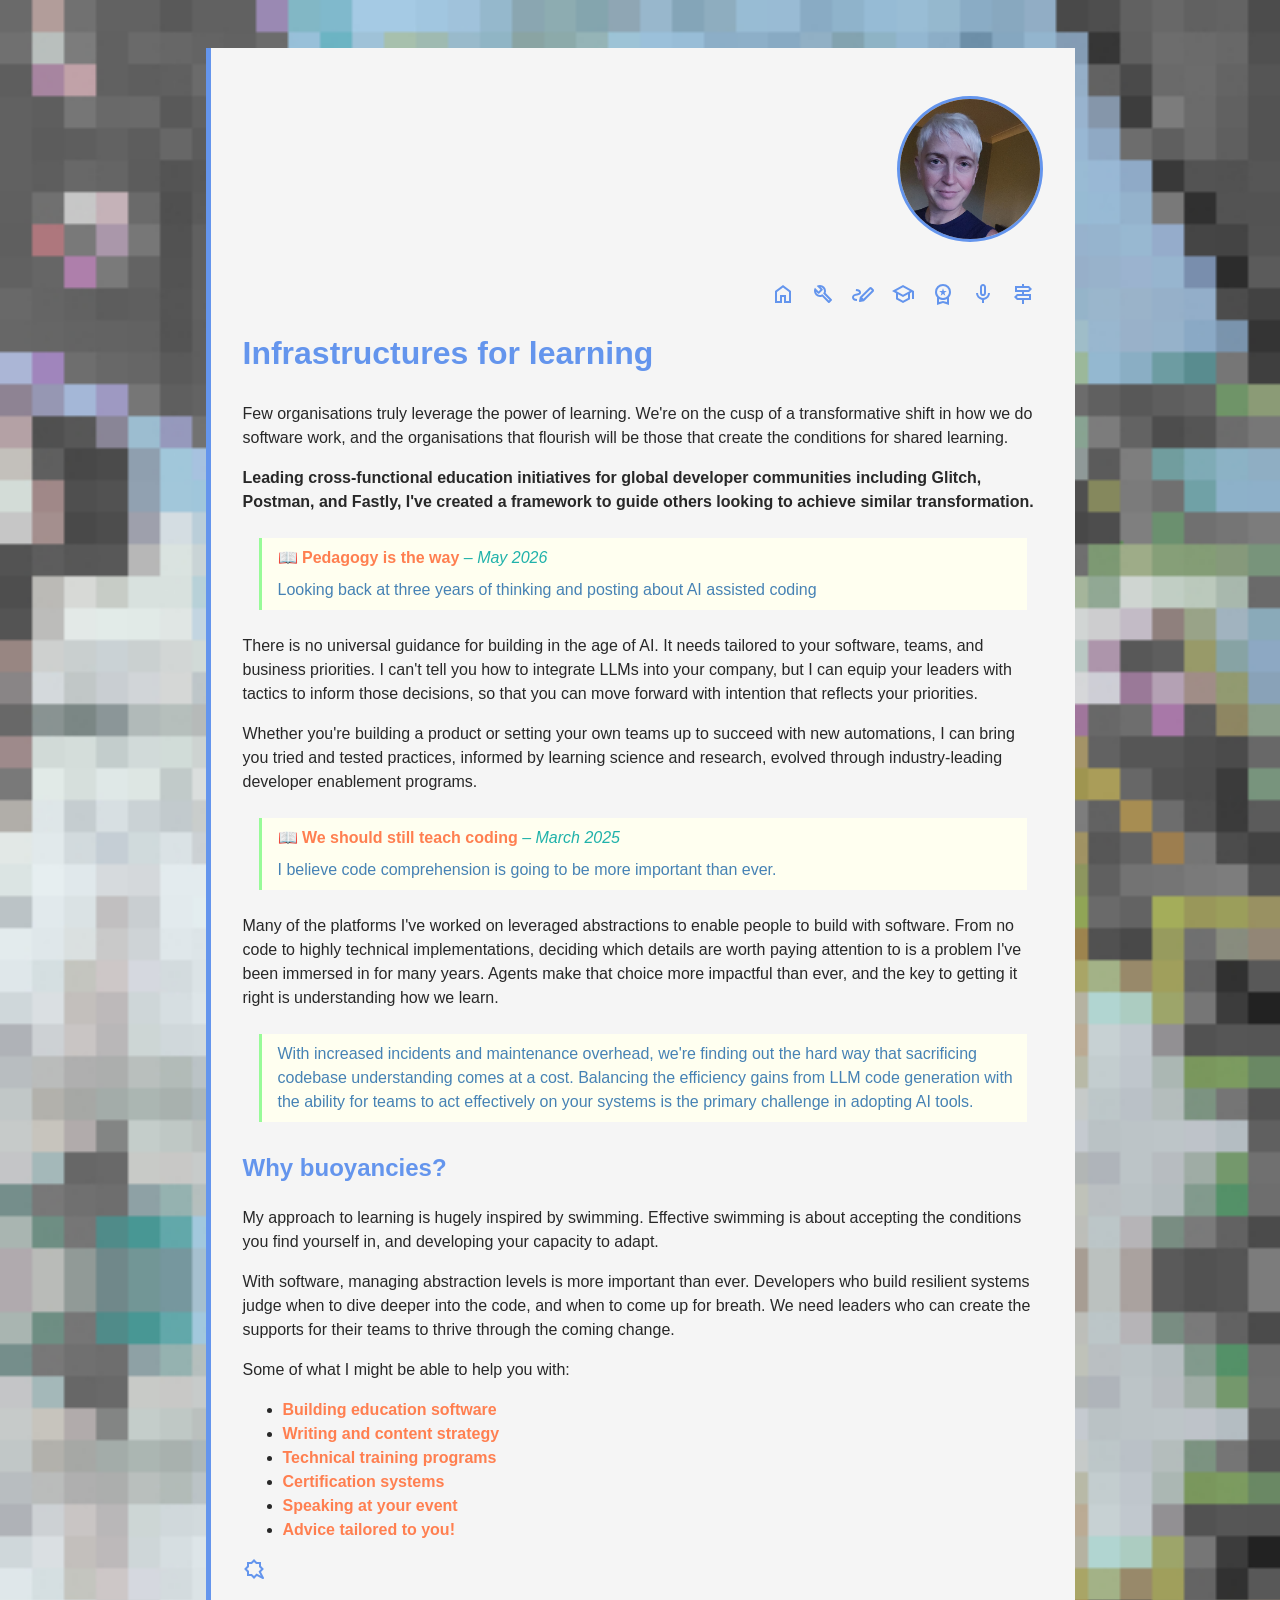
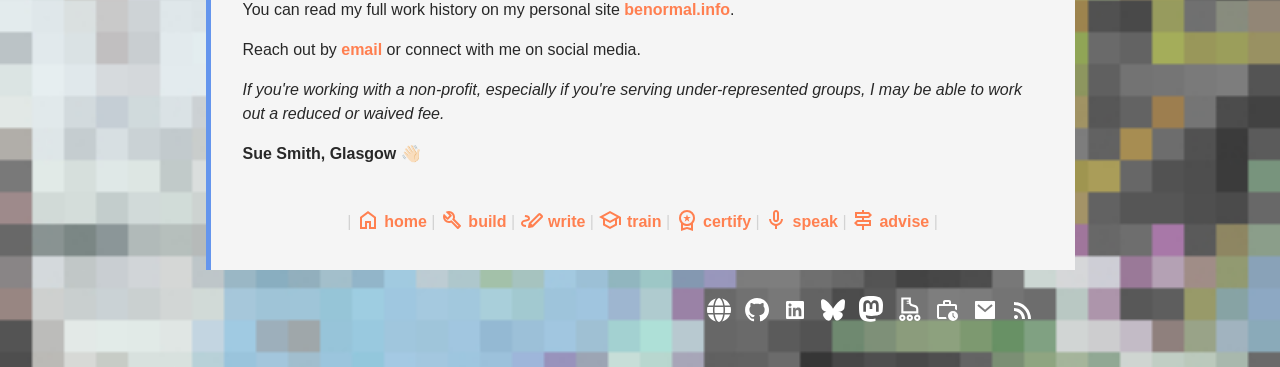
<file: docs/index.html>
<html lang="en">

<head>
    <title>Sue Smith</title>

    <meta charset="utf-8">
    <meta name="viewport" content="width=device-width, initial-scale=1">

    <meta property="og:image" content="https://www.buoyancies.com/buoymeta.jpg" />

    <meta property="og:title" content="Sue Smith – developer learning consultancy" />
    <meta property="og:description"
        content="I build software to help people learn developer skills and advise organisations on using learning to bring about change" />
    <meta name="description"
        content="I build software to help people learn developer skills and advise organisations on using learning to bring about change">

    <link rel="shortcut icon" href="infra.ico">
    <link rel="stylesheet" href="style.css">
</head>

<body>
    <main>
        <div class="wrapper">
            <div class="content">
                <div class="avatar-container">
                    <a href="/"><img src="sueblue.jpg" class="avatar" alt="Sue Smith"></a>
                </div>
                <div class="links">
                    <a href="/" title="home"><img src="index.svg"
                            alt="home" /></a><a href="build.html" title="build"><img src="build.svg"
                            alt="build" /></a><a href="write.html" title="write"><img src="write.svg"
                            alt="write" /></a><a href="train.html" title="train"><img src="train.svg"
                            alt="train" /></a><a href="certify.html" title="certify"><img src="certify.svg"
                            alt="certify" /></a><a href="speak.html" title="speak"><img src="speak.svg"
                            alt="speak" /></a><a href="advise.html" title="advise"><img src="advise.svg"
                            alt="advise" /></a>
                </div>
                <h1>Infrastructures for learning</h1>

<p>Few organisations truly leverage the power of learning. We're on the cusp of a transformative shift in how we do software work, and the organisations that flourish will be those that create the conditions for shared learning. </p>

<p><strong>Leading cross-functional education initiatives for global developer communities including Glitch, Postman, and Fastly, I've created a framework to guide others looking to achieve similar transformation.</strong></p>

<blockquote><p>📖 <a href="http://www.sue.codes/blog/pedagogyway/">Pedagogy is the way</a> <em>– May 2026</em></p><p>Looking back at three years of thinking and posting about AI assisted coding </p></blockquote>

<p>There is no universal guidance for building in the age of AI. It needs tailored to your software, teams, and business priorities. I can't tell you how to integrate LLMs into your company, but I can equip your leaders with tactics to inform those decisions, so that you can move forward with intention that reflects your priorities.</p>

<p>Whether you're building a product or setting your own teams up to succeed with new automations, I can bring you tried and tested practices, informed by learning science and research, evolved through industry-leading developer enablement programs.</p>

<blockquote><p>📖 <a href="https://dev.to/fastly/we-should-still-teach-coding-3cjh">We should still teach coding</a> <em>– March 2025</em> </p><p>I believe code comprehension is going to be more important than ever.</p></blockquote>

<p>Many of the platforms I've worked on leveraged abstractions to enable people to build with software. From no code to highly technical implementations, deciding which details are worth paying attention to is a problem I've been immersed in for many years. Agents make that choice more impactful than ever, and the key to getting it right is understanding how we learn.</p>

<blockquote><p>With increased incidents and maintenance overhead, we're finding out the hard way that sacrificing codebase understanding comes at a cost. Balancing the efficiency gains from LLM code generation with the ability for teams to act effectively on your systems is the primary challenge in adopting AI tools. </p></blockquote>

<p><h2>Why buoyancies?</h2></p>

<p>My approach to learning is hugely inspired by swimming. Effective swimming is about accepting the conditions you find yourself in, and developing your capacity to adapt. </p>

<p>With software, managing abstraction levels is more important than ever. Developers who build resilient systems judge when to dive deeper into the code, and when to come up for breath. We need leaders who can create the supports for their teams to thrive through the coming change.</p>

<p>Some of what I might be able to help you with:</p>

<ul><li><a href="build.html">Building education software</a></li><li><a href="write.html">Writing and content strategy</a></li><li><a href="train.html">Technical training programs</a></li><li><a href="certify.html">Certification systems</a></li><li><a href="speak.html">Speaking at your event</a></li><li><a href="advise.html">Advice tailored to you!</a></li></ul>

<p><img alt="contact" src="talk.svg"/></p>

<p>You can read my full work history on my personal site <a href="https://www.benormal.info">benormal.info</a>.</p>

<p>Reach out by <a href="mailto:suesmithglasgow@gmail.com">email</a> or connect with me on social media.</p>

<p><em>If you're working with a non-profit, especially if you're serving under-represented groups, I may be able to work out a reduced or waived fee.</em></p>

<p><strong>Sue Smith, Glasgow</strong> 👋🏻 </p>
                <div class="foot-links"> |
                    <a href="/" title="home"><img src="index.svg"
                            alt="index" /> home</a>
                    |                     <a href="build.html" title="build"><img src="build.svg"
                            alt="build" /> build</a>
                    |                     <a href="write.html" title="write"><img src="write.svg"
                            alt="write" /> write</a>
                    |                     <a href="train.html" title="train"><img src="train.svg"
                            alt="train" /> train</a>
                    |                     <a href="certify.html" title="certify"><img src="certify.svg"
                            alt="certify" /> certify</a>
                    |                     <a href="speak.html" title="speak"><img src="speak.svg"
                            alt="speak" /> speak</a>
                    |                     <a href="advise.html" title="advise"><img src="advise.svg"
                            alt="advise" /> advise</a>
                    | 
                </div>
            </div>

        </div>

        <footer>
            <div class="social-icons">
                <a aria-label="Sue links" title="Sue links" href="https://www.suesmith.dev">
                    <svg class="social-profile-icon" xmlns="http://www.w3.org/2000/svg" viewBox="0 0 512 512">
                        <path
                            d="M352 256C352 278.2 350.8 299.6 348.7 320H163.3C161.2 299.6 159.1 278.2 159.1 256C159.1 233.8 161.2 212.4 163.3 192H348.7C350.8 212.4 352 233.8 352 256zM503.9 192C509.2 212.5 512 233.9 512 256C512 278.1 509.2 299.5 503.9 320H380.8C382.9 299.4 384 277.1 384 256C384 234 382.9 212.6 380.8 192H503.9zM493.4 160H376.7C366.7 96.14 346.9 42.62 321.4 8.442C399.8 29.09 463.4 85.94 493.4 160zM344.3 160H167.7C173.8 123.6 183.2 91.38 194.7 65.35C205.2 41.74 216.9 24.61 228.2 13.81C239.4 3.178 248.7 0 256 0C263.3 0 272.6 3.178 283.8 13.81C295.1 24.61 306.8 41.74 317.3 65.35C328.8 91.38 338.2 123.6 344.3 160H344.3zM18.61 160C48.59 85.94 112.2 29.09 190.6 8.442C165.1 42.62 145.3 96.14 135.3 160H18.61zM131.2 192C129.1 212.6 127.1 234 127.1 256C127.1 277.1 129.1 299.4 131.2 320H8.065C2.8 299.5 0 278.1 0 256C0 233.9 2.8 212.5 8.065 192H131.2zM194.7 446.6C183.2 420.6 173.8 388.4 167.7 352H344.3C338.2 388.4 328.8 420.6 317.3 446.6C306.8 470.3 295.1 487.4 283.8 498.2C272.6 508.8 263.3 512 255.1 512C248.7 512 239.4 508.8 228.2 498.2C216.9 487.4 205.2 470.3 194.7 446.6H194.7zM190.6 503.6C112.2 482.9 48.59 426.1 18.61 352H135.3C145.3 415.9 165.1 469.4 190.6 503.6V503.6zM321.4 503.6C346.9 469.4 366.7 415.9 376.7 352H493.4C463.4 426.1 399.8 482.9 321.4 503.6V503.6z"
                            fill="cornflowerblue"></path>
                    </svg>
                </a>
                <a aria-label="Sue on GitHub" title="Sue on GitHub" href="https://github.com/suesmith">
                    <svg class="social-profile-icon" viewBox="0 0 20 20" fill="none" xmlns="http://www.w3.org/2000/svg">
                        <path fill-rule="evenodd" clip-rule="evenodd"
                            d="M10.026 0C4.517 0 0.052002 4.465 0.052002 9.974C0.052002 14.38 2.909 18.119 6.873 19.439C7.372 19.529 7.552 19.222 7.552 18.958C7.552 18.721 7.544 18.093 7.541 17.262C4.766 17.864 4.18 15.924 4.18 15.924C3.728 14.772 3.073 14.465 3.073 14.465C2.168 13.846 3.142 13.86 3.142 13.86C4.144 13.93 4.669 14.888 4.669 14.888C5.559 16.412 7.005 15.972 7.571 15.717C7.662 15.072 7.922 14.632 8.206 14.383C5.992 14.132 3.664 13.276 3.664 9.453C3.664 8.366 4.053 7.474 4.688 6.778C4.587 6.525 4.242 5.51 4.787 4.138C4.787 4.138 5.624 3.869 7.529 5.159C8.327 4.938 9.178 4.827 10.025 4.823C10.874 4.827 11.726 4.938 12.521 5.159C14.427 3.868 15.263 4.138 15.263 4.138C15.808 5.51 15.466 6.525 15.362 6.778C16.002 7.474 16.386 8.365 16.386 9.453C16.386 13.286 14.056 14.128 11.834 14.375C12.189 14.683 12.509 15.291 12.509 16.221C12.509 17.555 12.497 18.631 12.497 18.958C12.497 19.225 12.675 19.535 13.184 19.437C17.146 18.115 20 14.379 20 9.974C20 4.465 15.535 0 10.026 0Z"
                            fill="cornflowerblue"></path>
                    </svg>
                </a>
                <a aria-label="Sue on LinkedIn" title="Sue on LinkedIn"
                    href="https://www.linkedin.com/in/sue-smith-benormal/">
                    <svg class="social-profile-icon" viewBox="0 0 24 24" fill="none" xmlns="http://www.w3.org/2000/svg">
                        <path
                            d="M18.335 18.339H15.67V14.162C15.67 13.166 15.65 11.884 14.28 11.884C12.891 11.884 12.679 12.968 12.679 14.089V18.339H10.013V9.75H12.573V10.92H12.608C12.966 10.246 13.836 9.533 15.136 9.533C17.836 9.533 18.336 11.311 18.336 13.624V18.339H18.335ZM7.003 8.575C6.79956 8.57526 6.59806 8.53537 6.41006 8.45761C6.22207 8.37984 6.05127 8.26574 5.90746 8.12184C5.76365 7.97793 5.64965 7.80706 5.57201 7.61901C5.49437 7.43097 5.4546 7.22944 5.455 7.026C5.4552 6.71983 5.54618 6.4206 5.71644 6.16615C5.8867 5.91169 6.12859 5.71343 6.41153 5.59645C6.69447 5.47947 7.00574 5.44902 7.30598 5.50894C7.60622 5.56886 7.88196 5.71648 8.09831 5.93311C8.31466 6.14974 8.46191 6.42566 8.52145 6.72598C8.58099 7.0263 8.55013 7.33753 8.43278 7.62032C8.31543 7.9031 8.11687 8.14474 7.86219 8.31467C7.60751 8.4846 7.30817 8.5752 7.002 8.575H7.003ZM8.339 18.339H5.666V9.75H8.34V18.339H8.339ZM19.67 3H4.329C3.593 3 3 3.58 3 4.297V19.703C3 20.42 3.594 21 4.328 21H19.666C20.4 21 21 20.42 21 19.703V4.297C21 3.58 20.4 3 19.666 3H19.669H19.67Z"
                            fill="cornflowerblue"></path>
                    </svg>
                </a><!--
                <a aria-label="Sue on Dev.to" title="Sue on Dev.to" href="https://dev.to/suesmith">
                    <svg class="social-profile-icon" viewBox="0 32 447.99999999999994 448"
                        xmlns="http://www.w3.org/2000/svg">
                        <path
                            d="M120.12 208.29c-3.88-2.9-7.77-4.35-11.65-4.35H91.03v104.47h17.45c3.88 0 7.77-1.45 11.65-4.35s5.82-7.25 5.82-13.06v-69.65c-.01-5.8-1.96-10.16-5.83-13.06zM404.1 32H43.9C19.7 32 .06 51.59 0 75.8v360.4C.06 460.41 19.7 480 43.9 480h360.2c24.21 0 43.84-19.59 43.9-43.8V75.8c-.06-24.21-19.7-43.8-43.9-43.8zM154.2 291.19c0 18.81-11.61 47.31-48.36 47.25h-46.4V172.98h47.38c35.44 0 47.36 28.46 47.37 47.28zm100.68-88.66H201.6v38.42h32.57v29.57H201.6v38.41h53.29v29.57h-62.18c-11.16.29-20.44-8.53-20.72-19.69V193.7c-.27-11.15 8.56-20.41 19.71-20.69h63.19zm103.64 115.29c-13.2 30.75-36.85 24.63-47.44 0l-38.53-144.8h32.57l29.71 113.72 29.57-113.72h32.58z">
                        </path>
                    </svg>
                </a>-->
                <a href="https://bsky.app/profile/suesmith.lol" aria-label="Sue on Bluesky" title="Sue on Bluesky">
                    <svg class="social-profile-icon" viewBox="0 0 24 24" xmlns="http://www.w3.org/2000/svg" fill="none">
                        <path fill="cornflowerblue"
                            d="M12 10.8c-1.087-2.114-4.046-6.053-6.798-7.995C2.566.944 1.561 1.266.902 1.565C.139 1.908 0 3.08 0 3.768c0 .69.378 5.65.624 6.479c.815 2.736 3.713 3.66 6.383 3.364q.204-.03.415-.056q-.207.033-.415.056c-3.912.58-7.387 2.005-2.83 7.078c5.013 5.19 6.87-1.113 7.823-4.308c.953 3.195 2.05 9.271 7.733 4.308c4.267-4.308 1.172-6.498-2.74-7.078a9 9 0 0 1-.415-.056q.21.026.415.056c2.67.297 5.568-.628 6.383-3.364c.246-.828.624-5.79.624-6.478c0-.69-.139-1.861-.902-2.206c-.659-.298-1.664-.62-4.3 1.24C16.046 4.748 13.087 8.687 12 10.8">
                        </path>
                    </svg>
                </a>
                <a aria-label="Sue on Mastodon" title="Sue on Mastodon" href="https://glasgow.social/@sue" tabindex="-1"
                    rel="me">
                    <svg class="social-profile-icon" xmlns="http://www.w3.org/2000/svg" viewBox="0 0 216.4144 232.00976"
                        tabindex="0" focusable="true">
                        <path
                            d="M107.86523 0C78.203984.2425 49.672422 3.4535937 33.044922 11.089844c0 0-32.97656262 14.752031-32.97656262 65.082031 0 11.525-.224375 25.306175.140625 39.919925 1.19750002 49.22 9.02375002 97.72843 54.53124962 109.77343 20.9825 5.55375 38.99711 6.71547 53.505856 5.91797 26.31125-1.45875 41.08203-9.38867 41.08203-9.38867l-.86914-19.08984s-18.80171 5.92758-39.91796 5.20508c-20.921254-.7175-43.006879-2.25516-46.390629-27.94141-.3125-2.25625-.46875-4.66938-.46875-7.20313 0 0 20.536953 5.0204 46.564449 6.21289 15.915.73001 30.8393-.93343 45.99805-2.74218 29.07-3.47125 54.38125-21.3818 57.5625-37.74805 5.0125-25.78125 4.59961-62.916015 4.59961-62.916015 0-50.33-32.97461-65.082031-32.97461-65.082031C166.80539 3.4535938 138.255.2425 108.59375 0h-.72852zM74.296875 39.326172c12.355 0 21.710234 4.749297 27.896485 14.248047l6.01367 10.080078 6.01563-10.080078c6.185-9.49875 15.54023-14.248047 27.89648-14.248047 10.6775 0 19.28156 3.753672 25.85156 11.076172 6.36875 7.3225 9.53907 17.218828 9.53907 29.673828v60.941408h-24.14454V81.869141c0-12.46875-5.24453-18.798829-15.73828-18.798829-11.6025 0-17.41797 7.508516-17.41797 22.353516v32.375002H96.207031V85.423828c0-14.845-5.815468-22.353515-17.417969-22.353516-10.49375 0-15.740234 6.330079-15.740234 18.798829v59.148439H38.904297V80.076172c0-12.455 3.171016-22.351328 9.541015-29.673828 6.568751-7.3225 15.172813-11.076172 25.851563-11.076172z"
                            fill="cornflowerblue"></path>
                    </svg>
                </a>

                <a aria-label="Randan" title="Randan tool" href="https://www.randan.dev">
          <svg class="social-profile-icon"  xmlns="http://www.w3.org/2000/svg" width="30px" viewBox="0 -1350 900 1340"><path d="M160-320v-600h360v180q0 27 16.5 49t42.5 29l105 29q51 14 83.5 56.5T800-480v160H160Zm80-80h480v-80q0-27-16.5-47.5T661-556l-105-30q-36-11-63-35.5T452-680h-72q-8 0-14-6t-6-14q0-8 6-14t14-6h64q-2-12-2.5-20t-1.5-20h-60q-8 0-14-6t-6-14q0-8 6-14t14-6h60v-40H240v440Zm0 0ZM200-40q-50 0-85-35t-35-85q0-50 35-85t85-35q50 0 85 35t35 85q0 50-35 85t-85 35Zm0-80q17 0 28.5-11.5T240-160q0-17-11.5-28.5T200-200q-17 0-28.5 11.5T160-160q0 17 11.5 28.5T200-120Zm560 80q-50 0-85-35t-35-85q0-50 35-85t85-35q50 0 85 35t35 85q0 50-35 85t-85 35Zm0-80q17 0 28.5-11.5T800-160q0-17-11.5-28.5T760-200q-17 0-28.5 11.5T720-160q0 17 11.5 28.5T760-120ZM480-40q-50 0-85-35t-35-85q0-50 35-85t85-35q50 0 85 35t35 85q0 50-35 85t-85 35Zm0-80q17 0 28.5-11.5T520-160q0-17-11.5-28.5T480-200q-17 0-28.5 11.5T440-160q0 17 11.5 28.5T480-120Zm-280-40Zm280 0Zm280 0Z"  fill="white"/></svg>
          </a>
                <a aria-label="Sue Resume" title="Sue resume" href="https://www.benormal.info" tabindex="-1">
                    <svg class="social-profile-icon" xmlns="http://www.w3.org/2000/svg" viewBox="0 -960 960 960">
                        <path
                            d="M160-200v-440 440-15 15Zm0 80q-33 0-56.5-23.5T80-200v-440q0-33 23.5-56.5T160-720h160v-80q0-33 23.5-56.5T400-880h160q33 0 56.5 23.5T640-800v80h160q33 0 56.5 23.5T880-640v171q-18-13-38-22.5T800-508v-132H160v440h283q3 21 9 41t15 39H160Zm240-600h160v-80H400v80ZM578.5-98.5Q520-157 520-240t58.5-141.5Q637-440 720-440t141.5 58.5Q920-323 920-240T861.5-98.5Q803-40 720-40T578.5-98.5ZM740-248v-112h-40v128l86 86 28-28-74-74Z" />
                    </svg>
                </a>
                <a aria-label="Send Sue an email" title="Send Sue an email" href="mailto:suesmithglasgow@gmail.com">
                    <svg class="social-profile-icon" viewBox="0 0 24 24" fill="none" xmlns="http://www.w3.org/2000/svg">
                        <path
                            d="M3 3H21C21.2652 3 21.5196 3.10536 21.7071 3.29289C21.8946 3.48043 22 3.73478 22 4V20C22 20.2652 21.8946 20.5196 21.7071 20.7071C21.5196 20.8946 21.2652 21 21 21H3C2.73478 21 2.48043 20.8946 2.29289 20.7071C2.10536 20.5196 2 20.2652 2 20V4C2 3.73478 2.10536 3.48043 2.29289 3.29289C2.48043 3.10536 2.73478 3 3 3ZM12.06 11.683L5.648 6.238L4.353 7.762L12.073 14.317L19.654 7.757L18.346 6.244L12.061 11.683H12.06Z"
                            fill="black"></path>
                    </svg>
                </a>
                <a aria-label="Sue Blog" title="Sue Blog" href="https://www.sue.codes">

                    <svg class="social-profile-icon" xmlns="http://www.w3.org/2000/svg" viewBox="0 -960 960 960">
                        <path
                            d="M143.5-143.5Q120-167 120-200t23.5-56.5Q167-280 200-280t56.5 23.5Q280-233 280-200t-23.5 56.5Q233-120 200-120t-56.5-23.5ZM680-120q0-117-44-218.5T516-516q-76-76-177.5-120T120-680v-120q142 0 265 53t216 146q93 93 146 216t53 265H680Zm-240 0q0-67-25-124.5T346-346q-44-44-101.5-69T120-440v-120q92 0 171.5 34.5T431-431q60 60 94.5 139.5T560-120H440Z" />
                    </svg>
                </a>
            </div>
        </footer>
    </main>
</body>

</html>
</file>
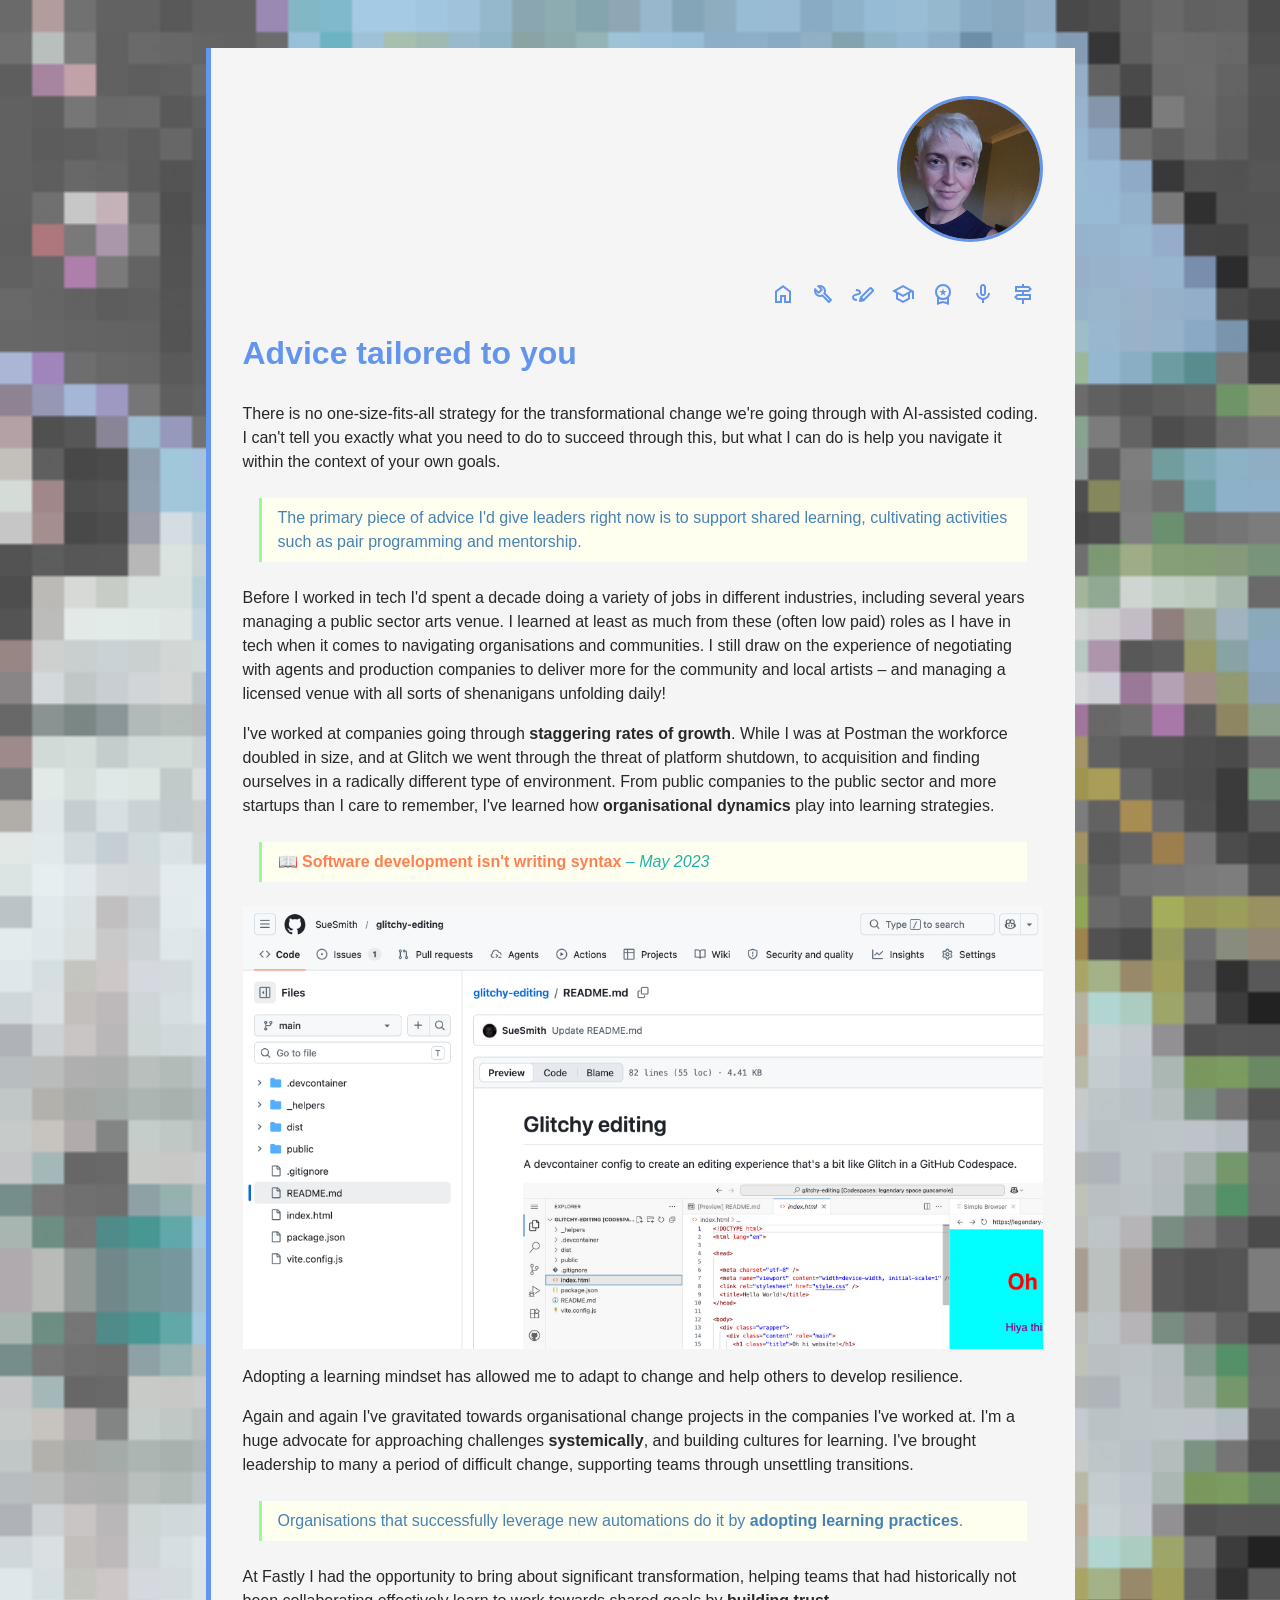
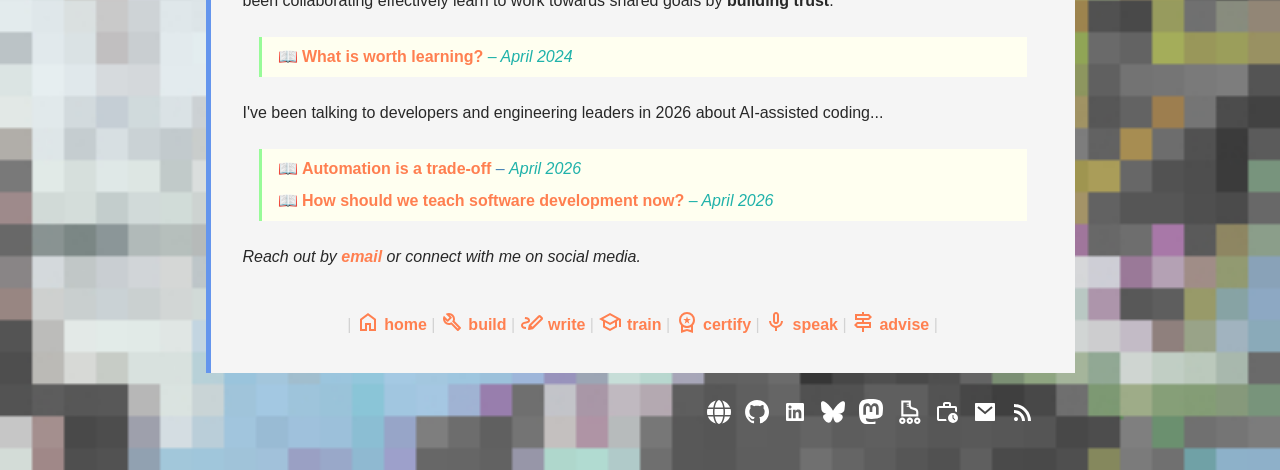
<file: docs/advise.html>
<html lang="en">

<head>
    <title>Sue Smith</title>

    <meta charset="utf-8">
    <meta name="viewport" content="width=device-width, initial-scale=1">

    <meta property="og:image" content="https://www.buoyancies.com/buoymeta.jpg" />

    <meta property="og:title" content="Sue Smith – developer learning consultancy" />
    <meta property="og:description"
        content="I build software to help people learn developer skills and advise organisations on using learning to bring about change" />
    <meta name="description"
        content="I build software to help people learn developer skills and advise organisations on using learning to bring about change">

    <link rel="shortcut icon" href="infra.ico">
    <link rel="stylesheet" href="style.css">
</head>

<body>
    <main>
        <div class="wrapper">
            <div class="content">
                <div class="avatar-container">
                    <a href="/"><img src="sueblue.jpg" class="avatar" alt="Sue Smith"></a>
                </div>
                <div class="links">
                    <a href="/" title="home"><img src="index.svg"
                            alt="home" /></a><a href="build.html" title="build"><img src="build.svg"
                            alt="build" /></a><a href="write.html" title="write"><img src="write.svg"
                            alt="write" /></a><a href="train.html" title="train"><img src="train.svg"
                            alt="train" /></a><a href="certify.html" title="certify"><img src="certify.svg"
                            alt="certify" /></a><a href="speak.html" title="speak"><img src="speak.svg"
                            alt="speak" /></a><a href="advise.html" title="advise"><img src="advise.svg"
                            alt="advise" /></a>
                </div>
                <h1>Advice tailored to you</h1>

<p>There is no one-size-fits-all strategy for the transformational change we're going through with AI-assisted coding. I can't tell you exactly what you need to do to succeed through this, but what I can do is help you navigate it within the context of your own goals.</p>

<blockquote><p>The primary piece of advice I'd give leaders right now is to support shared learning, cultivating activities such as pair programming and mentorship.</p></blockquote>

<p>Before I worked in tech I'd spent a decade doing a variety of jobs in different industries, including several years managing a public sector arts venue. I learned at least as much from these (often low paid) roles as I have in tech when it comes to navigating organisations and communities. I still draw on the experience of negotiating with agents and production companies to deliver more for the community and local artists – and managing a licensed venue with all sorts of shenanigans unfolding daily!</p>

<p>I've worked at companies going through <strong>staggering rates of growth</strong>. While I was at Postman the workforce doubled in size, and at Glitch we went through the threat of platform shutdown, to acquisition and finding ourselves in a radically different type of environment. From public companies to the public sector and more startups than I care to remember, I've learned how <strong>organisational dynamics</strong> play into learning strategies.</p>

<blockquote><p>📖 <a href="https://blog.glitch.com/post/software-development-isnt-writing-syntax">Software development isn't writing syntax</a> <em>– May 2023</em> </p></blockquote>

<p><img alt="glitchy editing" src="glitchyediting.png"/></p>

<p>Adopting a learning mindset has allowed me to adapt to change and help others to develop resilience. </p>

<p>Again and again I've gravitated towards organisational change projects in the companies I've worked at. I'm a huge advocate for approaching challenges <strong>systemically</strong>, and building cultures for learning. I've brought leadership to many a period of difficult change, supporting teams through unsettling transitions. </p>

<blockquote><p>Organisations that successfully leverage new automations do it by <strong>adopting learning practices</strong>.</p></blockquote>

<p>At Fastly I had the opportunity to bring about significant transformation, helping teams that had historically not been collaborating effectively learn to work towards shared goals by <strong>building trust</strong>.</p>

<blockquote><p>📖 <a href="https://dev.to/glitch/what-is-worth-learning-41e3">What is worth learning?</a> <em>– April 2024</em></p></blockquote>

<p>I've been talking to developers and engineering leaders in 2026 about AI-assisted coding...</p>

<blockquote><p>📖 <a href="https://www.sue.codes/blog/tradeoffs/">Automation is a trade-off</a> – <em>April 2026</em></p><p>📖 <a href="https://www.sue.codes/blog/devtopics/">How should we teach software development now?</a> <em>– April 2026</em> </p></blockquote>

<p><em>Reach out by <a href="mailto:suesmithglasgow@gmail.com">email</a> or connect with me on social media.</em></p>
                <div class="foot-links"> |
                    <a href="/" title="home"><img src="index.svg"
                            alt="index" /> home</a>
                    |                     <a href="build.html" title="build"><img src="build.svg"
                            alt="build" /> build</a>
                    |                     <a href="write.html" title="write"><img src="write.svg"
                            alt="write" /> write</a>
                    |                     <a href="train.html" title="train"><img src="train.svg"
                            alt="train" /> train</a>
                    |                     <a href="certify.html" title="certify"><img src="certify.svg"
                            alt="certify" /> certify</a>
                    |                     <a href="speak.html" title="speak"><img src="speak.svg"
                            alt="speak" /> speak</a>
                    |                     <a href="advise.html" title="advise"><img src="advise.svg"
                            alt="advise" /> advise</a>
                    | 
                </div>
            </div>

        </div>

        <footer>
            <div class="social-icons">
                <a aria-label="Sue links" title="Sue links" href="https://www.suesmith.dev">
                    <svg class="social-profile-icon" xmlns="http://www.w3.org/2000/svg" viewBox="0 0 512 512">
                        <path
                            d="M352 256C352 278.2 350.8 299.6 348.7 320H163.3C161.2 299.6 159.1 278.2 159.1 256C159.1 233.8 161.2 212.4 163.3 192H348.7C350.8 212.4 352 233.8 352 256zM503.9 192C509.2 212.5 512 233.9 512 256C512 278.1 509.2 299.5 503.9 320H380.8C382.9 299.4 384 277.1 384 256C384 234 382.9 212.6 380.8 192H503.9zM493.4 160H376.7C366.7 96.14 346.9 42.62 321.4 8.442C399.8 29.09 463.4 85.94 493.4 160zM344.3 160H167.7C173.8 123.6 183.2 91.38 194.7 65.35C205.2 41.74 216.9 24.61 228.2 13.81C239.4 3.178 248.7 0 256 0C263.3 0 272.6 3.178 283.8 13.81C295.1 24.61 306.8 41.74 317.3 65.35C328.8 91.38 338.2 123.6 344.3 160H344.3zM18.61 160C48.59 85.94 112.2 29.09 190.6 8.442C165.1 42.62 145.3 96.14 135.3 160H18.61zM131.2 192C129.1 212.6 127.1 234 127.1 256C127.1 277.1 129.1 299.4 131.2 320H8.065C2.8 299.5 0 278.1 0 256C0 233.9 2.8 212.5 8.065 192H131.2zM194.7 446.6C183.2 420.6 173.8 388.4 167.7 352H344.3C338.2 388.4 328.8 420.6 317.3 446.6C306.8 470.3 295.1 487.4 283.8 498.2C272.6 508.8 263.3 512 255.1 512C248.7 512 239.4 508.8 228.2 498.2C216.9 487.4 205.2 470.3 194.7 446.6H194.7zM190.6 503.6C112.2 482.9 48.59 426.1 18.61 352H135.3C145.3 415.9 165.1 469.4 190.6 503.6V503.6zM321.4 503.6C346.9 469.4 366.7 415.9 376.7 352H493.4C463.4 426.1 399.8 482.9 321.4 503.6V503.6z"
                            fill="cornflowerblue"></path>
                    </svg>
                </a>
                <a aria-label="Sue on GitHub" title="Sue on GitHub" href="https://github.com/suesmith">
                    <svg class="social-profile-icon" viewBox="0 0 20 20" fill="none" xmlns="http://www.w3.org/2000/svg">
                        <path fill-rule="evenodd" clip-rule="evenodd"
                            d="M10.026 0C4.517 0 0.052002 4.465 0.052002 9.974C0.052002 14.38 2.909 18.119 6.873 19.439C7.372 19.529 7.552 19.222 7.552 18.958C7.552 18.721 7.544 18.093 7.541 17.262C4.766 17.864 4.18 15.924 4.18 15.924C3.728 14.772 3.073 14.465 3.073 14.465C2.168 13.846 3.142 13.86 3.142 13.86C4.144 13.93 4.669 14.888 4.669 14.888C5.559 16.412 7.005 15.972 7.571 15.717C7.662 15.072 7.922 14.632 8.206 14.383C5.992 14.132 3.664 13.276 3.664 9.453C3.664 8.366 4.053 7.474 4.688 6.778C4.587 6.525 4.242 5.51 4.787 4.138C4.787 4.138 5.624 3.869 7.529 5.159C8.327 4.938 9.178 4.827 10.025 4.823C10.874 4.827 11.726 4.938 12.521 5.159C14.427 3.868 15.263 4.138 15.263 4.138C15.808 5.51 15.466 6.525 15.362 6.778C16.002 7.474 16.386 8.365 16.386 9.453C16.386 13.286 14.056 14.128 11.834 14.375C12.189 14.683 12.509 15.291 12.509 16.221C12.509 17.555 12.497 18.631 12.497 18.958C12.497 19.225 12.675 19.535 13.184 19.437C17.146 18.115 20 14.379 20 9.974C20 4.465 15.535 0 10.026 0Z"
                            fill="cornflowerblue"></path>
                    </svg>
                </a>
                <a aria-label="Sue on LinkedIn" title="Sue on LinkedIn"
                    href="https://www.linkedin.com/in/sue-smith-benormal/">
                    <svg class="social-profile-icon" viewBox="0 0 24 24" fill="none" xmlns="http://www.w3.org/2000/svg">
                        <path
                            d="M18.335 18.339H15.67V14.162C15.67 13.166 15.65 11.884 14.28 11.884C12.891 11.884 12.679 12.968 12.679 14.089V18.339H10.013V9.75H12.573V10.92H12.608C12.966 10.246 13.836 9.533 15.136 9.533C17.836 9.533 18.336 11.311 18.336 13.624V18.339H18.335ZM7.003 8.575C6.79956 8.57526 6.59806 8.53537 6.41006 8.45761C6.22207 8.37984 6.05127 8.26574 5.90746 8.12184C5.76365 7.97793 5.64965 7.80706 5.57201 7.61901C5.49437 7.43097 5.4546 7.22944 5.455 7.026C5.4552 6.71983 5.54618 6.4206 5.71644 6.16615C5.8867 5.91169 6.12859 5.71343 6.41153 5.59645C6.69447 5.47947 7.00574 5.44902 7.30598 5.50894C7.60622 5.56886 7.88196 5.71648 8.09831 5.93311C8.31466 6.14974 8.46191 6.42566 8.52145 6.72598C8.58099 7.0263 8.55013 7.33753 8.43278 7.62032C8.31543 7.9031 8.11687 8.14474 7.86219 8.31467C7.60751 8.4846 7.30817 8.5752 7.002 8.575H7.003ZM8.339 18.339H5.666V9.75H8.34V18.339H8.339ZM19.67 3H4.329C3.593 3 3 3.58 3 4.297V19.703C3 20.42 3.594 21 4.328 21H19.666C20.4 21 21 20.42 21 19.703V4.297C21 3.58 20.4 3 19.666 3H19.669H19.67Z"
                            fill="cornflowerblue"></path>
                    </svg>
                </a><!--
                <a aria-label="Sue on Dev.to" title="Sue on Dev.to" href="https://dev.to/suesmith">
                    <svg class="social-profile-icon" viewBox="0 32 447.99999999999994 448"
                        xmlns="http://www.w3.org/2000/svg">
                        <path
                            d="M120.12 208.29c-3.88-2.9-7.77-4.35-11.65-4.35H91.03v104.47h17.45c3.88 0 7.77-1.45 11.65-4.35s5.82-7.25 5.82-13.06v-69.65c-.01-5.8-1.96-10.16-5.83-13.06zM404.1 32H43.9C19.7 32 .06 51.59 0 75.8v360.4C.06 460.41 19.7 480 43.9 480h360.2c24.21 0 43.84-19.59 43.9-43.8V75.8c-.06-24.21-19.7-43.8-43.9-43.8zM154.2 291.19c0 18.81-11.61 47.31-48.36 47.25h-46.4V172.98h47.38c35.44 0 47.36 28.46 47.37 47.28zm100.68-88.66H201.6v38.42h32.57v29.57H201.6v38.41h53.29v29.57h-62.18c-11.16.29-20.44-8.53-20.72-19.69V193.7c-.27-11.15 8.56-20.41 19.71-20.69h63.19zm103.64 115.29c-13.2 30.75-36.85 24.63-47.44 0l-38.53-144.8h32.57l29.71 113.72 29.57-113.72h32.58z">
                        </path>
                    </svg>
                </a>-->
                <a href="https://bsky.app/profile/suesmith.lol" aria-label="Sue on Bluesky" title="Sue on Bluesky">
                    <svg class="social-profile-icon" viewBox="0 0 24 24" xmlns="http://www.w3.org/2000/svg" fill="none">
                        <path fill="cornflowerblue"
                            d="M12 10.8c-1.087-2.114-4.046-6.053-6.798-7.995C2.566.944 1.561 1.266.902 1.565C.139 1.908 0 3.08 0 3.768c0 .69.378 5.65.624 6.479c.815 2.736 3.713 3.66 6.383 3.364q.204-.03.415-.056q-.207.033-.415.056c-3.912.58-7.387 2.005-2.83 7.078c5.013 5.19 6.87-1.113 7.823-4.308c.953 3.195 2.05 9.271 7.733 4.308c4.267-4.308 1.172-6.498-2.74-7.078a9 9 0 0 1-.415-.056q.21.026.415.056c2.67.297 5.568-.628 6.383-3.364c.246-.828.624-5.79.624-6.478c0-.69-.139-1.861-.902-2.206c-.659-.298-1.664-.62-4.3 1.24C16.046 4.748 13.087 8.687 12 10.8">
                        </path>
                    </svg>
                </a>
                <a aria-label="Sue on Mastodon" title="Sue on Mastodon" href="https://glasgow.social/@sue" tabindex="-1"
                    rel="me">
                    <svg class="social-profile-icon" xmlns="http://www.w3.org/2000/svg" viewBox="0 0 216.4144 232.00976"
                        tabindex="0" focusable="true">
                        <path
                            d="M107.86523 0C78.203984.2425 49.672422 3.4535937 33.044922 11.089844c0 0-32.97656262 14.752031-32.97656262 65.082031 0 11.525-.224375 25.306175.140625 39.919925 1.19750002 49.22 9.02375002 97.72843 54.53124962 109.77343 20.9825 5.55375 38.99711 6.71547 53.505856 5.91797 26.31125-1.45875 41.08203-9.38867 41.08203-9.38867l-.86914-19.08984s-18.80171 5.92758-39.91796 5.20508c-20.921254-.7175-43.006879-2.25516-46.390629-27.94141-.3125-2.25625-.46875-4.66938-.46875-7.20313 0 0 20.536953 5.0204 46.564449 6.21289 15.915.73001 30.8393-.93343 45.99805-2.74218 29.07-3.47125 54.38125-21.3818 57.5625-37.74805 5.0125-25.78125 4.59961-62.916015 4.59961-62.916015 0-50.33-32.97461-65.082031-32.97461-65.082031C166.80539 3.4535938 138.255.2425 108.59375 0h-.72852zM74.296875 39.326172c12.355 0 21.710234 4.749297 27.896485 14.248047l6.01367 10.080078 6.01563-10.080078c6.185-9.49875 15.54023-14.248047 27.89648-14.248047 10.6775 0 19.28156 3.753672 25.85156 11.076172 6.36875 7.3225 9.53907 17.218828 9.53907 29.673828v60.941408h-24.14454V81.869141c0-12.46875-5.24453-18.798829-15.73828-18.798829-11.6025 0-17.41797 7.508516-17.41797 22.353516v32.375002H96.207031V85.423828c0-14.845-5.815468-22.353515-17.417969-22.353516-10.49375 0-15.740234 6.330079-15.740234 18.798829v59.148439H38.904297V80.076172c0-12.455 3.171016-22.351328 9.541015-29.673828 6.568751-7.3225 15.172813-11.076172 25.851563-11.076172z"
                            fill="cornflowerblue"></path>
                    </svg>
                </a>

                <a aria-label="Randan" title="Randan tool" href="https://www.randan.dev">
          <svg class="social-profile-icon"  xmlns="http://www.w3.org/2000/svg" width="30px" viewBox="0 -1350 900 1340"><path d="M160-320v-600h360v180q0 27 16.5 49t42.5 29l105 29q51 14 83.5 56.5T800-480v160H160Zm80-80h480v-80q0-27-16.5-47.5T661-556l-105-30q-36-11-63-35.5T452-680h-72q-8 0-14-6t-6-14q0-8 6-14t14-6h64q-2-12-2.5-20t-1.5-20h-60q-8 0-14-6t-6-14q0-8 6-14t14-6h60v-40H240v440Zm0 0ZM200-40q-50 0-85-35t-35-85q0-50 35-85t85-35q50 0 85 35t35 85q0 50-35 85t-85 35Zm0-80q17 0 28.5-11.5T240-160q0-17-11.5-28.5T200-200q-17 0-28.5 11.5T160-160q0 17 11.5 28.5T200-120Zm560 80q-50 0-85-35t-35-85q0-50 35-85t85-35q50 0 85 35t35 85q0 50-35 85t-85 35Zm0-80q17 0 28.5-11.5T800-160q0-17-11.5-28.5T760-200q-17 0-28.5 11.5T720-160q0 17 11.5 28.5T760-120ZM480-40q-50 0-85-35t-35-85q0-50 35-85t85-35q50 0 85 35t35 85q0 50-35 85t-85 35Zm0-80q17 0 28.5-11.5T520-160q0-17-11.5-28.5T480-200q-17 0-28.5 11.5T440-160q0 17 11.5 28.5T480-120Zm-280-40Zm280 0Zm280 0Z"  fill="white"/></svg>
          </a>
                <a aria-label="Sue Resume" title="Sue resume" href="https://www.benormal.info" tabindex="-1">
                    <svg class="social-profile-icon" xmlns="http://www.w3.org/2000/svg" viewBox="0 -960 960 960">
                        <path
                            d="M160-200v-440 440-15 15Zm0 80q-33 0-56.5-23.5T80-200v-440q0-33 23.5-56.5T160-720h160v-80q0-33 23.5-56.5T400-880h160q33 0 56.5 23.5T640-800v80h160q33 0 56.5 23.5T880-640v171q-18-13-38-22.5T800-508v-132H160v440h283q3 21 9 41t15 39H160Zm240-600h160v-80H400v80ZM578.5-98.5Q520-157 520-240t58.5-141.5Q637-440 720-440t141.5 58.5Q920-323 920-240T861.5-98.5Q803-40 720-40T578.5-98.5ZM740-248v-112h-40v128l86 86 28-28-74-74Z" />
                    </svg>
                </a>
                <a aria-label="Send Sue an email" title="Send Sue an email" href="mailto:suesmithglasgow@gmail.com">
                    <svg class="social-profile-icon" viewBox="0 0 24 24" fill="none" xmlns="http://www.w3.org/2000/svg">
                        <path
                            d="M3 3H21C21.2652 3 21.5196 3.10536 21.7071 3.29289C21.8946 3.48043 22 3.73478 22 4V20C22 20.2652 21.8946 20.5196 21.7071 20.7071C21.5196 20.8946 21.2652 21 21 21H3C2.73478 21 2.48043 20.8946 2.29289 20.7071C2.10536 20.5196 2 20.2652 2 20V4C2 3.73478 2.10536 3.48043 2.29289 3.29289C2.48043 3.10536 2.73478 3 3 3ZM12.06 11.683L5.648 6.238L4.353 7.762L12.073 14.317L19.654 7.757L18.346 6.244L12.061 11.683H12.06Z"
                            fill="black"></path>
                    </svg>
                </a>
                <a aria-label="Sue Blog" title="Sue Blog" href="https://www.sue.codes">

                    <svg class="social-profile-icon" xmlns="http://www.w3.org/2000/svg" viewBox="0 -960 960 960">
                        <path
                            d="M143.5-143.5Q120-167 120-200t23.5-56.5Q167-280 200-280t56.5 23.5Q280-233 280-200t-23.5 56.5Q233-120 200-120t-56.5-23.5ZM680-120q0-117-44-218.5T516-516q-76-76-177.5-120T120-680v-120q142 0 265 53t216 146q93 93 146 216t53 265H680Zm-240 0q0-67-25-124.5T346-346q-44-44-101.5-69T120-440v-120q92 0 171.5 34.5T431-431q60 60 94.5 139.5T560-120H440Z" />
                    </svg>
                </a>
            </div>
        </footer>
    </main>
</body>

</html>
</file>
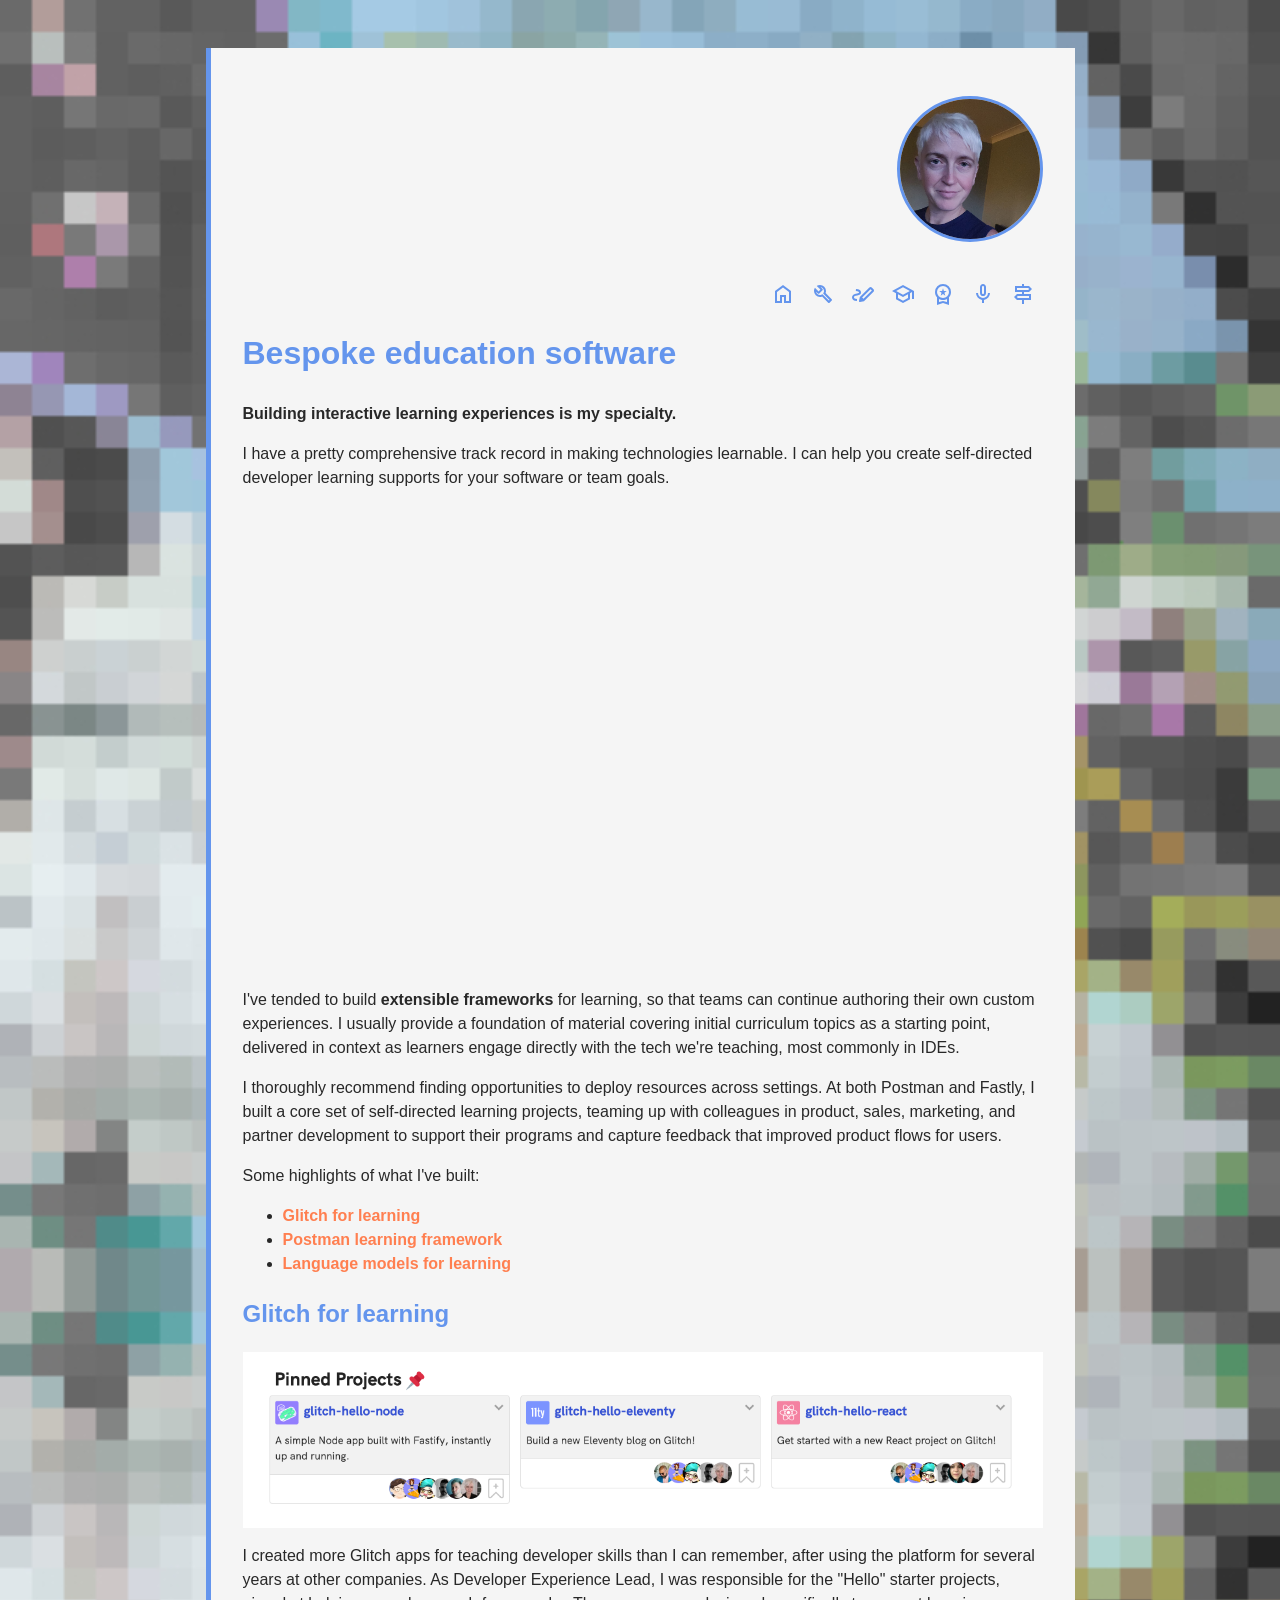
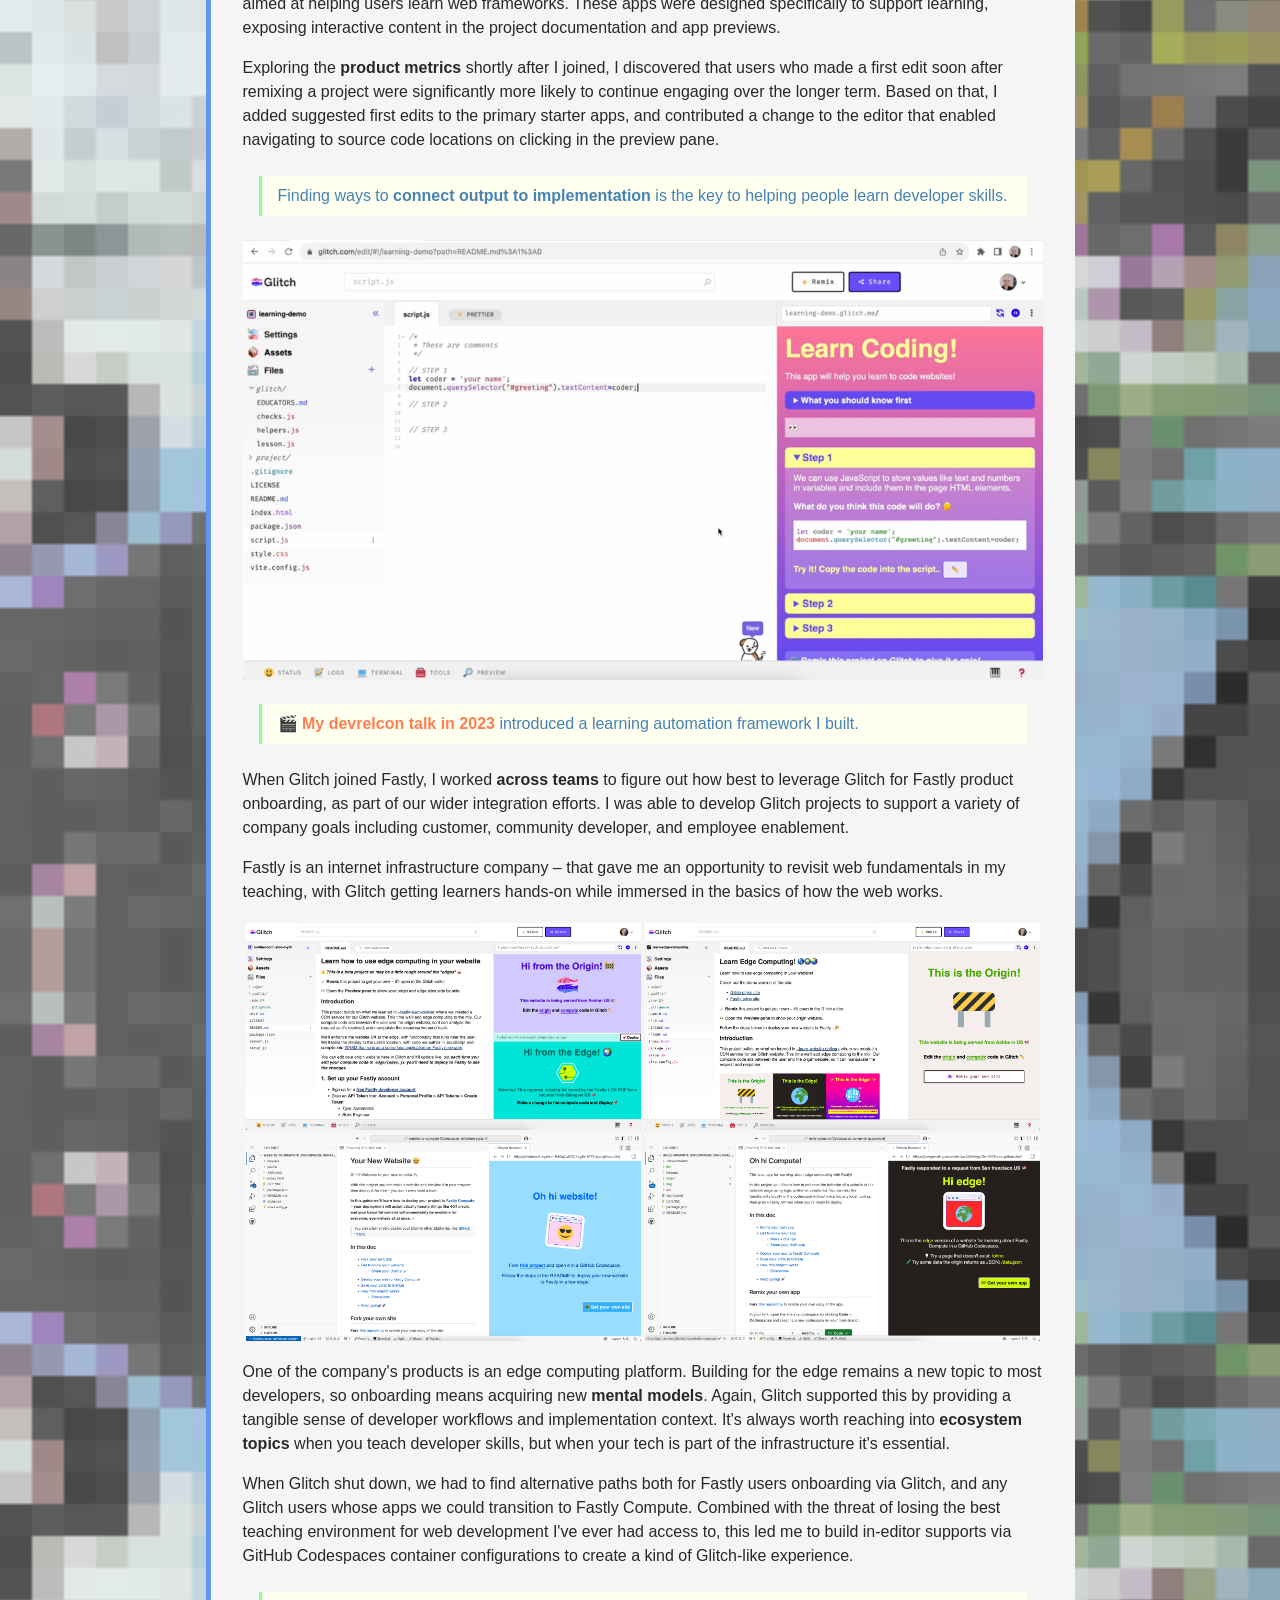
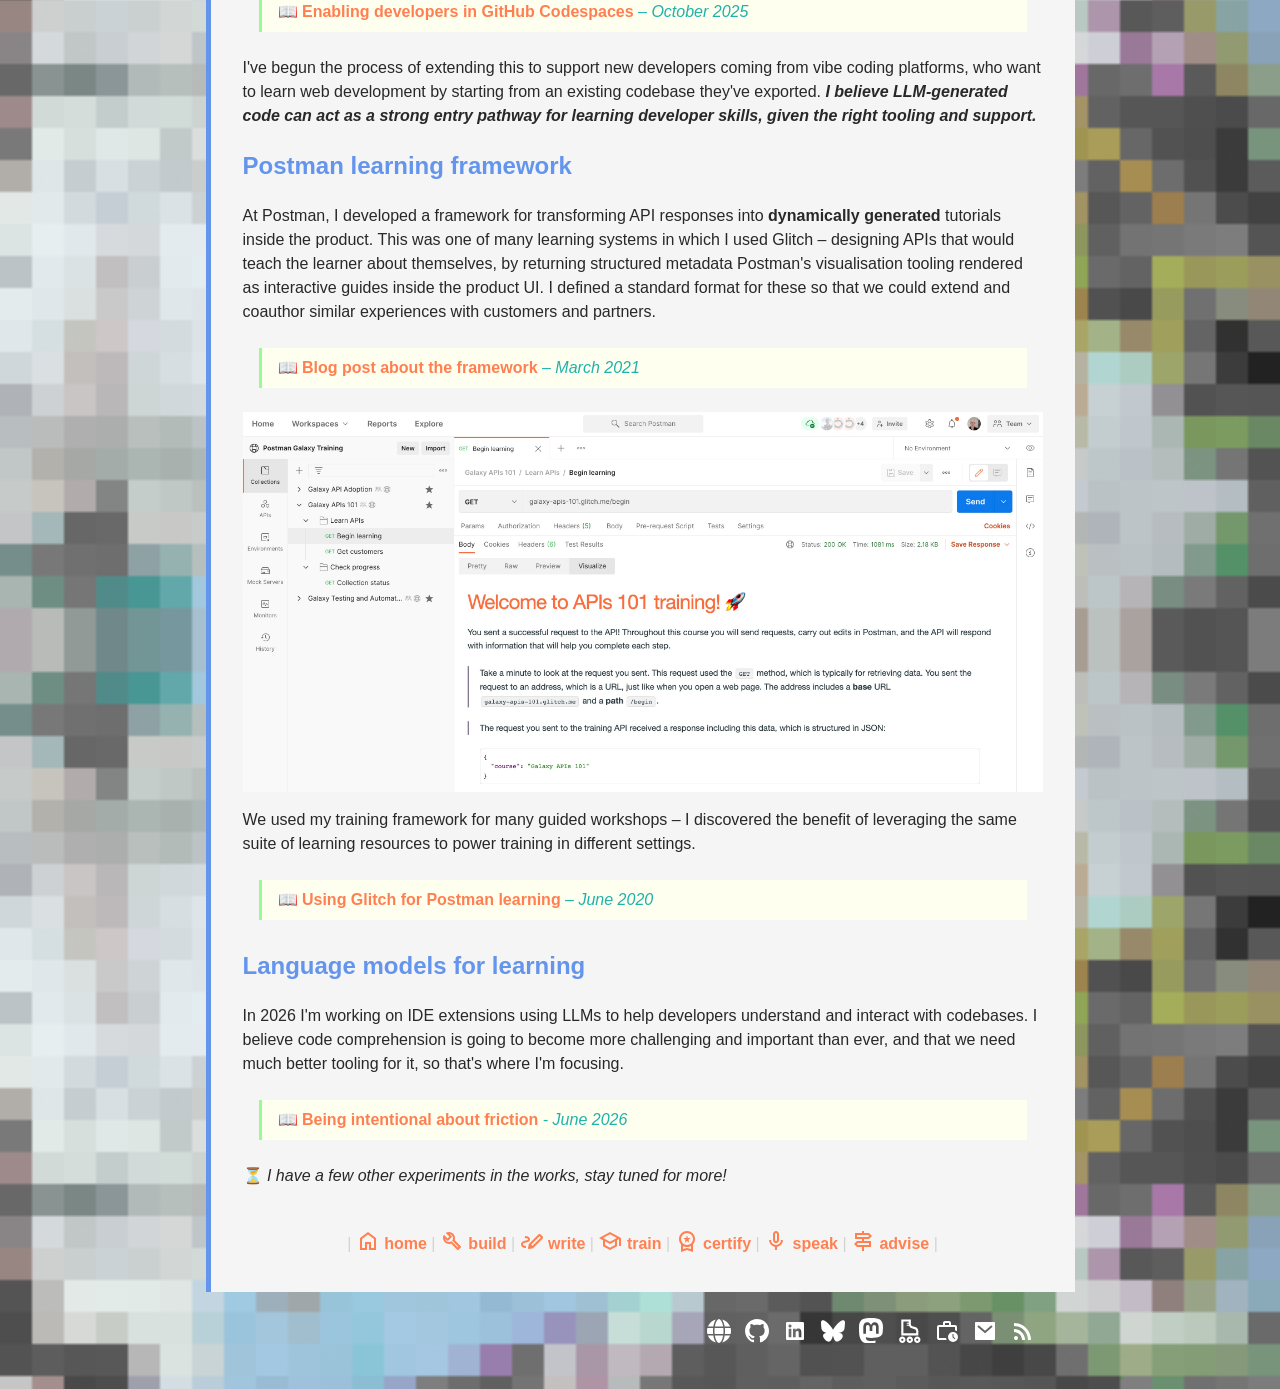
<file: docs/build.html>
<html lang="en">

<head>
    <title>Sue Smith</title>

    <meta charset="utf-8">
    <meta name="viewport" content="width=device-width, initial-scale=1">

    <meta property="og:image" content="https://www.buoyancies.com/buoymeta.jpg" />

    <meta property="og:title" content="Sue Smith – developer learning consultancy" />
    <meta property="og:description"
        content="I build software to help people learn developer skills and advise organisations on using learning to bring about change" />
    <meta name="description"
        content="I build software to help people learn developer skills and advise organisations on using learning to bring about change">

    <link rel="shortcut icon" href="infra.ico">
    <link rel="stylesheet" href="style.css">
</head>

<body>
    <main>
        <div class="wrapper">
            <div class="content">
                <div class="avatar-container">
                    <a href="/"><img src="sueblue.jpg" class="avatar" alt="Sue Smith"></a>
                </div>
                <div class="links">
                    <a href="/" title="home"><img src="index.svg"
                            alt="home" /></a><a href="build.html" title="build"><img src="build.svg"
                            alt="build" /></a><a href="write.html" title="write"><img src="write.svg"
                            alt="write" /></a><a href="train.html" title="train"><img src="train.svg"
                            alt="train" /></a><a href="certify.html" title="certify"><img src="certify.svg"
                            alt="certify" /></a><a href="speak.html" title="speak"><img src="speak.svg"
                            alt="speak" /></a><a href="advise.html" title="advise"><img src="advise.svg"
                            alt="advise" /></a>
                </div>
                <h1>Bespoke education software</h1>

<p><strong>Building interactive learning experiences is my specialty.</strong></p>

<p>I have a pretty comprehensive track record in making technologies learnable. I can help you create self-directed developer learning supports for your software or team goals. </p>

<p><div class="ytembed">
<iframe src="https://www.youtube.com/embed/BJZ3niThD2s?si=DMjFFgwnKPGDC3_m" title="YouTube video player" frameborder="0" allow="accelerometer; autoplay; clipboard-write; encrypted-media; gyroscope; picture-in-picture; web-share" referrerpolicy="strict-origin-when-cross-origin" allowfullscreen></iframe>
</div></p>

<p>I've tended to build <strong>extensible frameworks</strong> for learning, so that teams can continue authoring their own custom experiences. I usually provide a foundation of material covering initial curriculum topics as a starting point, delivered in context as learners engage directly with the tech we're teaching, most commonly in IDEs.</p>

<p>I thoroughly recommend finding opportunities to deploy resources across settings. At both Postman and Fastly, I built a core set of self-directed learning projects, teaming up with colleagues in product, sales, marketing, and partner development to support their programs and capture feedback that improved product flows for users.</p>

<p>Some highlights of what I've built:</p>

<ul><li><a href="#glitch-for-learning">Glitch for learning</a></li><li><a href="#postman-learning-framework">Postman learning framework</a></li><li><a href="#language-models-for-learning">Language models for learning</a></li></ul>

<p><h2 id="glitch-for-learning"> Glitch for learning</h2></p>

<p><img alt="glitch starters" src="glitchstarters.png"/></p>

<p>I created more Glitch apps for teaching developer skills than I can remember, after using the platform for several years at other companies. As Developer Experience Lead, I was responsible for the "Hello" starter projects, aimed at helping users learn web frameworks. These apps were designed specifically to support learning, exposing interactive content in the project documentation and app previews.</p>

<p>Exploring the <strong>product metrics</strong> shortly after I joined, I discovered that users who made a first edit soon after remixing a project were significantly more likely to continue engaging over the longer term. Based on that, I added suggested first edits to the primary starter apps, and contributed a change to the editor that enabled navigating to source code locations on clicking in the preview pane. </p>

<blockquote><p>Finding ways to <strong>connect output to implementation</strong> is the key to helping people learn developer skills.</p></blockquote>

<p><img alt="glitch framework" src="glitchframework.jpg"/></p>

<blockquote><p>🎬 <a href="https://developerrelations.com/talks/an-open-framework-for-developer-learning/g">My devrelcon talk in 2023</a> introduced a learning automation framework I built.</p></blockquote>

<p>When Glitch joined Fastly, I worked <strong>across teams</strong> to figure out how best to leverage Glitch for Fastly product onboarding, as part of our wider integration efforts. I was able to develop Glitch projects to support a variety of company goals including customer, community developer, and employee enablement.</p>

<p>Fastly is an internet infrastructure company – that gave me an opportunity to revisit web fundamentals in my teaching, with Glitch getting learners hands-on while immersed in the basics of how the web works.</p>

<p><table>
<tr>
<td>
<a href="splitedge.png"><img alt="edge compute learning" src="splitedge.png"/></a>
</td>
<td>
<a href="hicompute.png"><img alt="edge compute learning" src="hicompute.png"/></a>
</tr>
<td>
<a href="websitecompute.png"><img alt="codespaces project" src="websitecompute.png"/></a>
</td>
<td>
<a href="computecodespace.png"><img alt="codespaces project" src="computecodespace.png"/></a>
</td>
</tr>
</table></p>

<p>One of the company's products is an edge computing platform. Building for the edge remains a new topic to most developers, so onboarding means acquiring new <strong>mental models</strong>. Again, Glitch supported this by providing a tangible sense of developer workflows and implementation context. It's always worth reaching into <strong>ecosystem topics</strong> when you teach developer skills, but when your tech is part of the infrastructure it's essential.</p>

<p>When Glitch shut down, we had to find alternative paths both for Fastly users onboarding via Glitch, and any Glitch users whose apps we could transition to Fastly Compute. Combined with the threat of losing the best teaching environment for web development I've ever had access to, this led me to build in-editor supports via GitHub Codespaces container configurations to create a kind of Glitch-like experience.</p>

<blockquote><p>📖 <a href="https://dev.to/fastly/enabling-developers-in-github-codespaces-1l3a">Enabling developers in GitHub Codespaces</a> <em>– October 2025</em></p></blockquote>

<p>I've begun the process of extending this to support new developers coming from vibe coding platforms, who want to learn web development by starting from an existing codebase they've exported. <strong><em>I believe LLM-generated code can act as a strong entry pathway for learning developer skills, given the right tooling and support.</em></strong></p>

<p><h2 id="postman-learning-framework"> Postman learning framework</h2></p>

<p>At Postman, I developed a framework for transforming API responses into <strong>dynamically generated</strong> tutorials inside the product. This was one of many learning systems in which I used Glitch – designing APIs that would teach the learner about themselves, by returning structured metadata Postman's visualisation tooling rendered as interactive guides inside the product UI. I defined a standard format for these so that we could extend and coauthor similar experiences with customers and partners.</p>

<blockquote><p>📖 <a href="https://blog.postman.com/how-we-build-learning-experiences-inside-postman/">Blog post about the framework</a> <em>– March 2021</em></p></blockquote>

<p><img alt="api 101 collection" src="api101.jpg"/></p>

<p>We used my training framework for many guided workshops – I discovered the benefit of leveraging the same suite of learning resources to power training in different settings. </p>

<blockquote><p>📖 <a href="https://blog.postman.com/learn-api-basics-postman-glitch/">Using Glitch for Postman learning</a> <em>– June 2020</em></p></blockquote>

<p><h2 id="language-models-for-learning"> Language models for learning</h2></p>

<p>In 2026 I'm working on IDE extensions using LLMs to help developers understand and interact with codebases. I believe code comprehension is going to become more challenging and important than ever, and that we need much better tooling for it, so that's where I'm focusing. </p>

<blockquote><p>📖 <a href="https://www.sue.codes/blog/whatfriction/">Being intentional about friction</a> <em>- June 2026</em></p></blockquote>

<p>⏳ <em>I have a few other experiments in the works, stay tuned for more!</em></p>
                <div class="foot-links"> |
                    <a href="/" title="home"><img src="index.svg"
                            alt="index" /> home</a>
                    |                     <a href="build.html" title="build"><img src="build.svg"
                            alt="build" /> build</a>
                    |                     <a href="write.html" title="write"><img src="write.svg"
                            alt="write" /> write</a>
                    |                     <a href="train.html" title="train"><img src="train.svg"
                            alt="train" /> train</a>
                    |                     <a href="certify.html" title="certify"><img src="certify.svg"
                            alt="certify" /> certify</a>
                    |                     <a href="speak.html" title="speak"><img src="speak.svg"
                            alt="speak" /> speak</a>
                    |                     <a href="advise.html" title="advise"><img src="advise.svg"
                            alt="advise" /> advise</a>
                    | 
                </div>
            </div>

        </div>

        <footer>
            <div class="social-icons">
                <a aria-label="Sue links" title="Sue links" href="https://www.suesmith.dev">
                    <svg class="social-profile-icon" xmlns="http://www.w3.org/2000/svg" viewBox="0 0 512 512">
                        <path
                            d="M352 256C352 278.2 350.8 299.6 348.7 320H163.3C161.2 299.6 159.1 278.2 159.1 256C159.1 233.8 161.2 212.4 163.3 192H348.7C350.8 212.4 352 233.8 352 256zM503.9 192C509.2 212.5 512 233.9 512 256C512 278.1 509.2 299.5 503.9 320H380.8C382.9 299.4 384 277.1 384 256C384 234 382.9 212.6 380.8 192H503.9zM493.4 160H376.7C366.7 96.14 346.9 42.62 321.4 8.442C399.8 29.09 463.4 85.94 493.4 160zM344.3 160H167.7C173.8 123.6 183.2 91.38 194.7 65.35C205.2 41.74 216.9 24.61 228.2 13.81C239.4 3.178 248.7 0 256 0C263.3 0 272.6 3.178 283.8 13.81C295.1 24.61 306.8 41.74 317.3 65.35C328.8 91.38 338.2 123.6 344.3 160H344.3zM18.61 160C48.59 85.94 112.2 29.09 190.6 8.442C165.1 42.62 145.3 96.14 135.3 160H18.61zM131.2 192C129.1 212.6 127.1 234 127.1 256C127.1 277.1 129.1 299.4 131.2 320H8.065C2.8 299.5 0 278.1 0 256C0 233.9 2.8 212.5 8.065 192H131.2zM194.7 446.6C183.2 420.6 173.8 388.4 167.7 352H344.3C338.2 388.4 328.8 420.6 317.3 446.6C306.8 470.3 295.1 487.4 283.8 498.2C272.6 508.8 263.3 512 255.1 512C248.7 512 239.4 508.8 228.2 498.2C216.9 487.4 205.2 470.3 194.7 446.6H194.7zM190.6 503.6C112.2 482.9 48.59 426.1 18.61 352H135.3C145.3 415.9 165.1 469.4 190.6 503.6V503.6zM321.4 503.6C346.9 469.4 366.7 415.9 376.7 352H493.4C463.4 426.1 399.8 482.9 321.4 503.6V503.6z"
                            fill="cornflowerblue"></path>
                    </svg>
                </a>
                <a aria-label="Sue on GitHub" title="Sue on GitHub" href="https://github.com/suesmith">
                    <svg class="social-profile-icon" viewBox="0 0 20 20" fill="none" xmlns="http://www.w3.org/2000/svg">
                        <path fill-rule="evenodd" clip-rule="evenodd"
                            d="M10.026 0C4.517 0 0.052002 4.465 0.052002 9.974C0.052002 14.38 2.909 18.119 6.873 19.439C7.372 19.529 7.552 19.222 7.552 18.958C7.552 18.721 7.544 18.093 7.541 17.262C4.766 17.864 4.18 15.924 4.18 15.924C3.728 14.772 3.073 14.465 3.073 14.465C2.168 13.846 3.142 13.86 3.142 13.86C4.144 13.93 4.669 14.888 4.669 14.888C5.559 16.412 7.005 15.972 7.571 15.717C7.662 15.072 7.922 14.632 8.206 14.383C5.992 14.132 3.664 13.276 3.664 9.453C3.664 8.366 4.053 7.474 4.688 6.778C4.587 6.525 4.242 5.51 4.787 4.138C4.787 4.138 5.624 3.869 7.529 5.159C8.327 4.938 9.178 4.827 10.025 4.823C10.874 4.827 11.726 4.938 12.521 5.159C14.427 3.868 15.263 4.138 15.263 4.138C15.808 5.51 15.466 6.525 15.362 6.778C16.002 7.474 16.386 8.365 16.386 9.453C16.386 13.286 14.056 14.128 11.834 14.375C12.189 14.683 12.509 15.291 12.509 16.221C12.509 17.555 12.497 18.631 12.497 18.958C12.497 19.225 12.675 19.535 13.184 19.437C17.146 18.115 20 14.379 20 9.974C20 4.465 15.535 0 10.026 0Z"
                            fill="cornflowerblue"></path>
                    </svg>
                </a>
                <a aria-label="Sue on LinkedIn" title="Sue on LinkedIn"
                    href="https://www.linkedin.com/in/sue-smith-benormal/">
                    <svg class="social-profile-icon" viewBox="0 0 24 24" fill="none" xmlns="http://www.w3.org/2000/svg">
                        <path
                            d="M18.335 18.339H15.67V14.162C15.67 13.166 15.65 11.884 14.28 11.884C12.891 11.884 12.679 12.968 12.679 14.089V18.339H10.013V9.75H12.573V10.92H12.608C12.966 10.246 13.836 9.533 15.136 9.533C17.836 9.533 18.336 11.311 18.336 13.624V18.339H18.335ZM7.003 8.575C6.79956 8.57526 6.59806 8.53537 6.41006 8.45761C6.22207 8.37984 6.05127 8.26574 5.90746 8.12184C5.76365 7.97793 5.64965 7.80706 5.57201 7.61901C5.49437 7.43097 5.4546 7.22944 5.455 7.026C5.4552 6.71983 5.54618 6.4206 5.71644 6.16615C5.8867 5.91169 6.12859 5.71343 6.41153 5.59645C6.69447 5.47947 7.00574 5.44902 7.30598 5.50894C7.60622 5.56886 7.88196 5.71648 8.09831 5.93311C8.31466 6.14974 8.46191 6.42566 8.52145 6.72598C8.58099 7.0263 8.55013 7.33753 8.43278 7.62032C8.31543 7.9031 8.11687 8.14474 7.86219 8.31467C7.60751 8.4846 7.30817 8.5752 7.002 8.575H7.003ZM8.339 18.339H5.666V9.75H8.34V18.339H8.339ZM19.67 3H4.329C3.593 3 3 3.58 3 4.297V19.703C3 20.42 3.594 21 4.328 21H19.666C20.4 21 21 20.42 21 19.703V4.297C21 3.58 20.4 3 19.666 3H19.669H19.67Z"
                            fill="cornflowerblue"></path>
                    </svg>
                </a><!--
                <a aria-label="Sue on Dev.to" title="Sue on Dev.to" href="https://dev.to/suesmith">
                    <svg class="social-profile-icon" viewBox="0 32 447.99999999999994 448"
                        xmlns="http://www.w3.org/2000/svg">
                        <path
                            d="M120.12 208.29c-3.88-2.9-7.77-4.35-11.65-4.35H91.03v104.47h17.45c3.88 0 7.77-1.45 11.65-4.35s5.82-7.25 5.82-13.06v-69.65c-.01-5.8-1.96-10.16-5.83-13.06zM404.1 32H43.9C19.7 32 .06 51.59 0 75.8v360.4C.06 460.41 19.7 480 43.9 480h360.2c24.21 0 43.84-19.59 43.9-43.8V75.8c-.06-24.21-19.7-43.8-43.9-43.8zM154.2 291.19c0 18.81-11.61 47.31-48.36 47.25h-46.4V172.98h47.38c35.44 0 47.36 28.46 47.37 47.28zm100.68-88.66H201.6v38.42h32.57v29.57H201.6v38.41h53.29v29.57h-62.18c-11.16.29-20.44-8.53-20.72-19.69V193.7c-.27-11.15 8.56-20.41 19.71-20.69h63.19zm103.64 115.29c-13.2 30.75-36.85 24.63-47.44 0l-38.53-144.8h32.57l29.71 113.72 29.57-113.72h32.58z">
                        </path>
                    </svg>
                </a>-->
                <a href="https://bsky.app/profile/suesmith.lol" aria-label="Sue on Bluesky" title="Sue on Bluesky">
                    <svg class="social-profile-icon" viewBox="0 0 24 24" xmlns="http://www.w3.org/2000/svg" fill="none">
                        <path fill="cornflowerblue"
                            d="M12 10.8c-1.087-2.114-4.046-6.053-6.798-7.995C2.566.944 1.561 1.266.902 1.565C.139 1.908 0 3.08 0 3.768c0 .69.378 5.65.624 6.479c.815 2.736 3.713 3.66 6.383 3.364q.204-.03.415-.056q-.207.033-.415.056c-3.912.58-7.387 2.005-2.83 7.078c5.013 5.19 6.87-1.113 7.823-4.308c.953 3.195 2.05 9.271 7.733 4.308c4.267-4.308 1.172-6.498-2.74-7.078a9 9 0 0 1-.415-.056q.21.026.415.056c2.67.297 5.568-.628 6.383-3.364c.246-.828.624-5.79.624-6.478c0-.69-.139-1.861-.902-2.206c-.659-.298-1.664-.62-4.3 1.24C16.046 4.748 13.087 8.687 12 10.8">
                        </path>
                    </svg>
                </a>
                <a aria-label="Sue on Mastodon" title="Sue on Mastodon" href="https://glasgow.social/@sue" tabindex="-1"
                    rel="me">
                    <svg class="social-profile-icon" xmlns="http://www.w3.org/2000/svg" viewBox="0 0 216.4144 232.00976"
                        tabindex="0" focusable="true">
                        <path
                            d="M107.86523 0C78.203984.2425 49.672422 3.4535937 33.044922 11.089844c0 0-32.97656262 14.752031-32.97656262 65.082031 0 11.525-.224375 25.306175.140625 39.919925 1.19750002 49.22 9.02375002 97.72843 54.53124962 109.77343 20.9825 5.55375 38.99711 6.71547 53.505856 5.91797 26.31125-1.45875 41.08203-9.38867 41.08203-9.38867l-.86914-19.08984s-18.80171 5.92758-39.91796 5.20508c-20.921254-.7175-43.006879-2.25516-46.390629-27.94141-.3125-2.25625-.46875-4.66938-.46875-7.20313 0 0 20.536953 5.0204 46.564449 6.21289 15.915.73001 30.8393-.93343 45.99805-2.74218 29.07-3.47125 54.38125-21.3818 57.5625-37.74805 5.0125-25.78125 4.59961-62.916015 4.59961-62.916015 0-50.33-32.97461-65.082031-32.97461-65.082031C166.80539 3.4535938 138.255.2425 108.59375 0h-.72852zM74.296875 39.326172c12.355 0 21.710234 4.749297 27.896485 14.248047l6.01367 10.080078 6.01563-10.080078c6.185-9.49875 15.54023-14.248047 27.89648-14.248047 10.6775 0 19.28156 3.753672 25.85156 11.076172 6.36875 7.3225 9.53907 17.218828 9.53907 29.673828v60.941408h-24.14454V81.869141c0-12.46875-5.24453-18.798829-15.73828-18.798829-11.6025 0-17.41797 7.508516-17.41797 22.353516v32.375002H96.207031V85.423828c0-14.845-5.815468-22.353515-17.417969-22.353516-10.49375 0-15.740234 6.330079-15.740234 18.798829v59.148439H38.904297V80.076172c0-12.455 3.171016-22.351328 9.541015-29.673828 6.568751-7.3225 15.172813-11.076172 25.851563-11.076172z"
                            fill="cornflowerblue"></path>
                    </svg>
                </a>

                <a aria-label="Randan" title="Randan tool" href="https://www.randan.dev">
          <svg class="social-profile-icon"  xmlns="http://www.w3.org/2000/svg" width="30px" viewBox="0 -1350 900 1340"><path d="M160-320v-600h360v180q0 27 16.5 49t42.5 29l105 29q51 14 83.5 56.5T800-480v160H160Zm80-80h480v-80q0-27-16.5-47.5T661-556l-105-30q-36-11-63-35.5T452-680h-72q-8 0-14-6t-6-14q0-8 6-14t14-6h64q-2-12-2.5-20t-1.5-20h-60q-8 0-14-6t-6-14q0-8 6-14t14-6h60v-40H240v440Zm0 0ZM200-40q-50 0-85-35t-35-85q0-50 35-85t85-35q50 0 85 35t35 85q0 50-35 85t-85 35Zm0-80q17 0 28.5-11.5T240-160q0-17-11.5-28.5T200-200q-17 0-28.5 11.5T160-160q0 17 11.5 28.5T200-120Zm560 80q-50 0-85-35t-35-85q0-50 35-85t85-35q50 0 85 35t35 85q0 50-35 85t-85 35Zm0-80q17 0 28.5-11.5T800-160q0-17-11.5-28.5T760-200q-17 0-28.5 11.5T720-160q0 17 11.5 28.5T760-120ZM480-40q-50 0-85-35t-35-85q0-50 35-85t85-35q50 0 85 35t35 85q0 50-35 85t-85 35Zm0-80q17 0 28.5-11.5T520-160q0-17-11.5-28.5T480-200q-17 0-28.5 11.5T440-160q0 17 11.5 28.5T480-120Zm-280-40Zm280 0Zm280 0Z"  fill="white"/></svg>
          </a>
                <a aria-label="Sue Resume" title="Sue resume" href="https://www.benormal.info" tabindex="-1">
                    <svg class="social-profile-icon" xmlns="http://www.w3.org/2000/svg" viewBox="0 -960 960 960">
                        <path
                            d="M160-200v-440 440-15 15Zm0 80q-33 0-56.5-23.5T80-200v-440q0-33 23.5-56.5T160-720h160v-80q0-33 23.5-56.5T400-880h160q33 0 56.5 23.5T640-800v80h160q33 0 56.5 23.5T880-640v171q-18-13-38-22.5T800-508v-132H160v440h283q3 21 9 41t15 39H160Zm240-600h160v-80H400v80ZM578.5-98.5Q520-157 520-240t58.5-141.5Q637-440 720-440t141.5 58.5Q920-323 920-240T861.5-98.5Q803-40 720-40T578.5-98.5ZM740-248v-112h-40v128l86 86 28-28-74-74Z" />
                    </svg>
                </a>
                <a aria-label="Send Sue an email" title="Send Sue an email" href="mailto:suesmithglasgow@gmail.com">
                    <svg class="social-profile-icon" viewBox="0 0 24 24" fill="none" xmlns="http://www.w3.org/2000/svg">
                        <path
                            d="M3 3H21C21.2652 3 21.5196 3.10536 21.7071 3.29289C21.8946 3.48043 22 3.73478 22 4V20C22 20.2652 21.8946 20.5196 21.7071 20.7071C21.5196 20.8946 21.2652 21 21 21H3C2.73478 21 2.48043 20.8946 2.29289 20.7071C2.10536 20.5196 2 20.2652 2 20V4C2 3.73478 2.10536 3.48043 2.29289 3.29289C2.48043 3.10536 2.73478 3 3 3ZM12.06 11.683L5.648 6.238L4.353 7.762L12.073 14.317L19.654 7.757L18.346 6.244L12.061 11.683H12.06Z"
                            fill="black"></path>
                    </svg>
                </a>
                <a aria-label="Sue Blog" title="Sue Blog" href="https://www.sue.codes">

                    <svg class="social-profile-icon" xmlns="http://www.w3.org/2000/svg" viewBox="0 -960 960 960">
                        <path
                            d="M143.5-143.5Q120-167 120-200t23.5-56.5Q167-280 200-280t56.5 23.5Q280-233 280-200t-23.5 56.5Q233-120 200-120t-56.5-23.5ZM680-120q0-117-44-218.5T516-516q-76-76-177.5-120T120-680v-120q142 0 265 53t216 146q93 93 146 216t53 265H680Zm-240 0q0-67-25-124.5T346-346q-44-44-101.5-69T120-440v-120q92 0 171.5 34.5T431-431q60 60 94.5 139.5T560-120H440Z" />
                    </svg>
                </a>
            </div>
        </footer>
    </main>
</body>

</html>
</file>
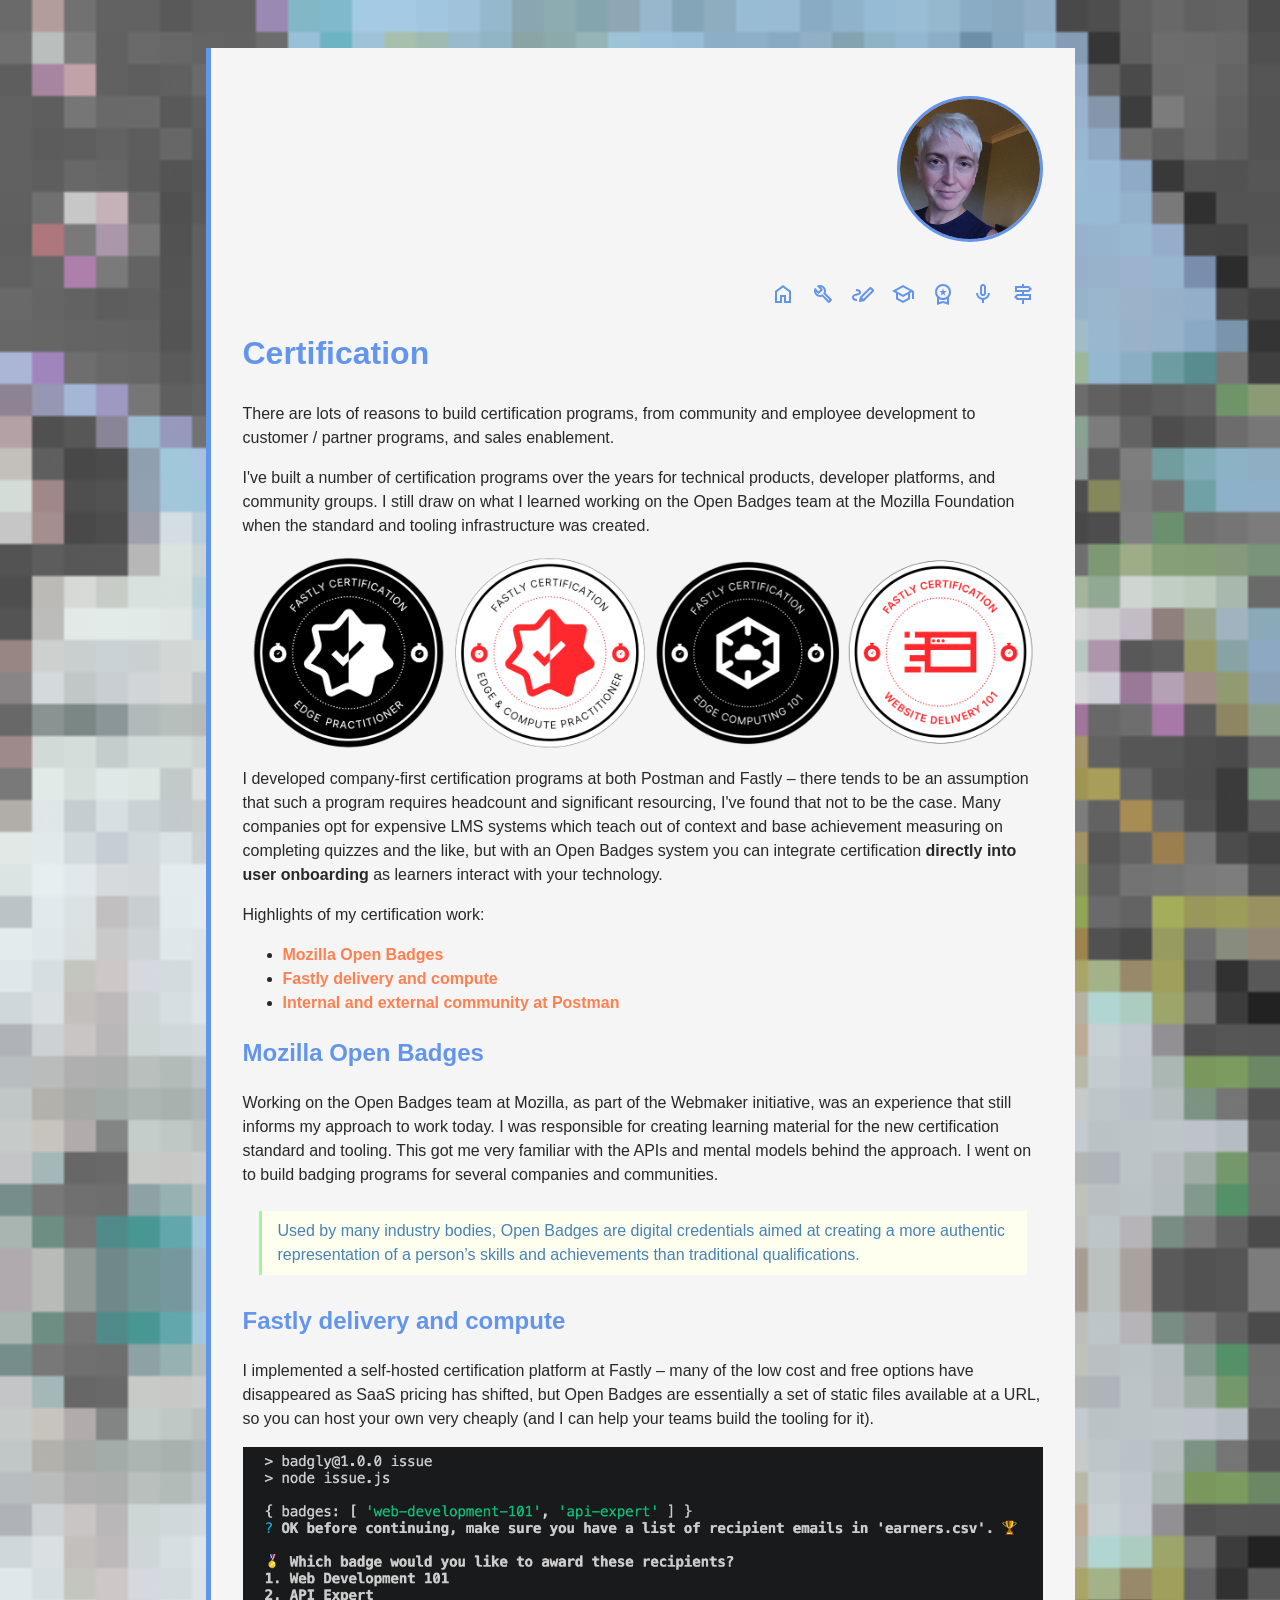
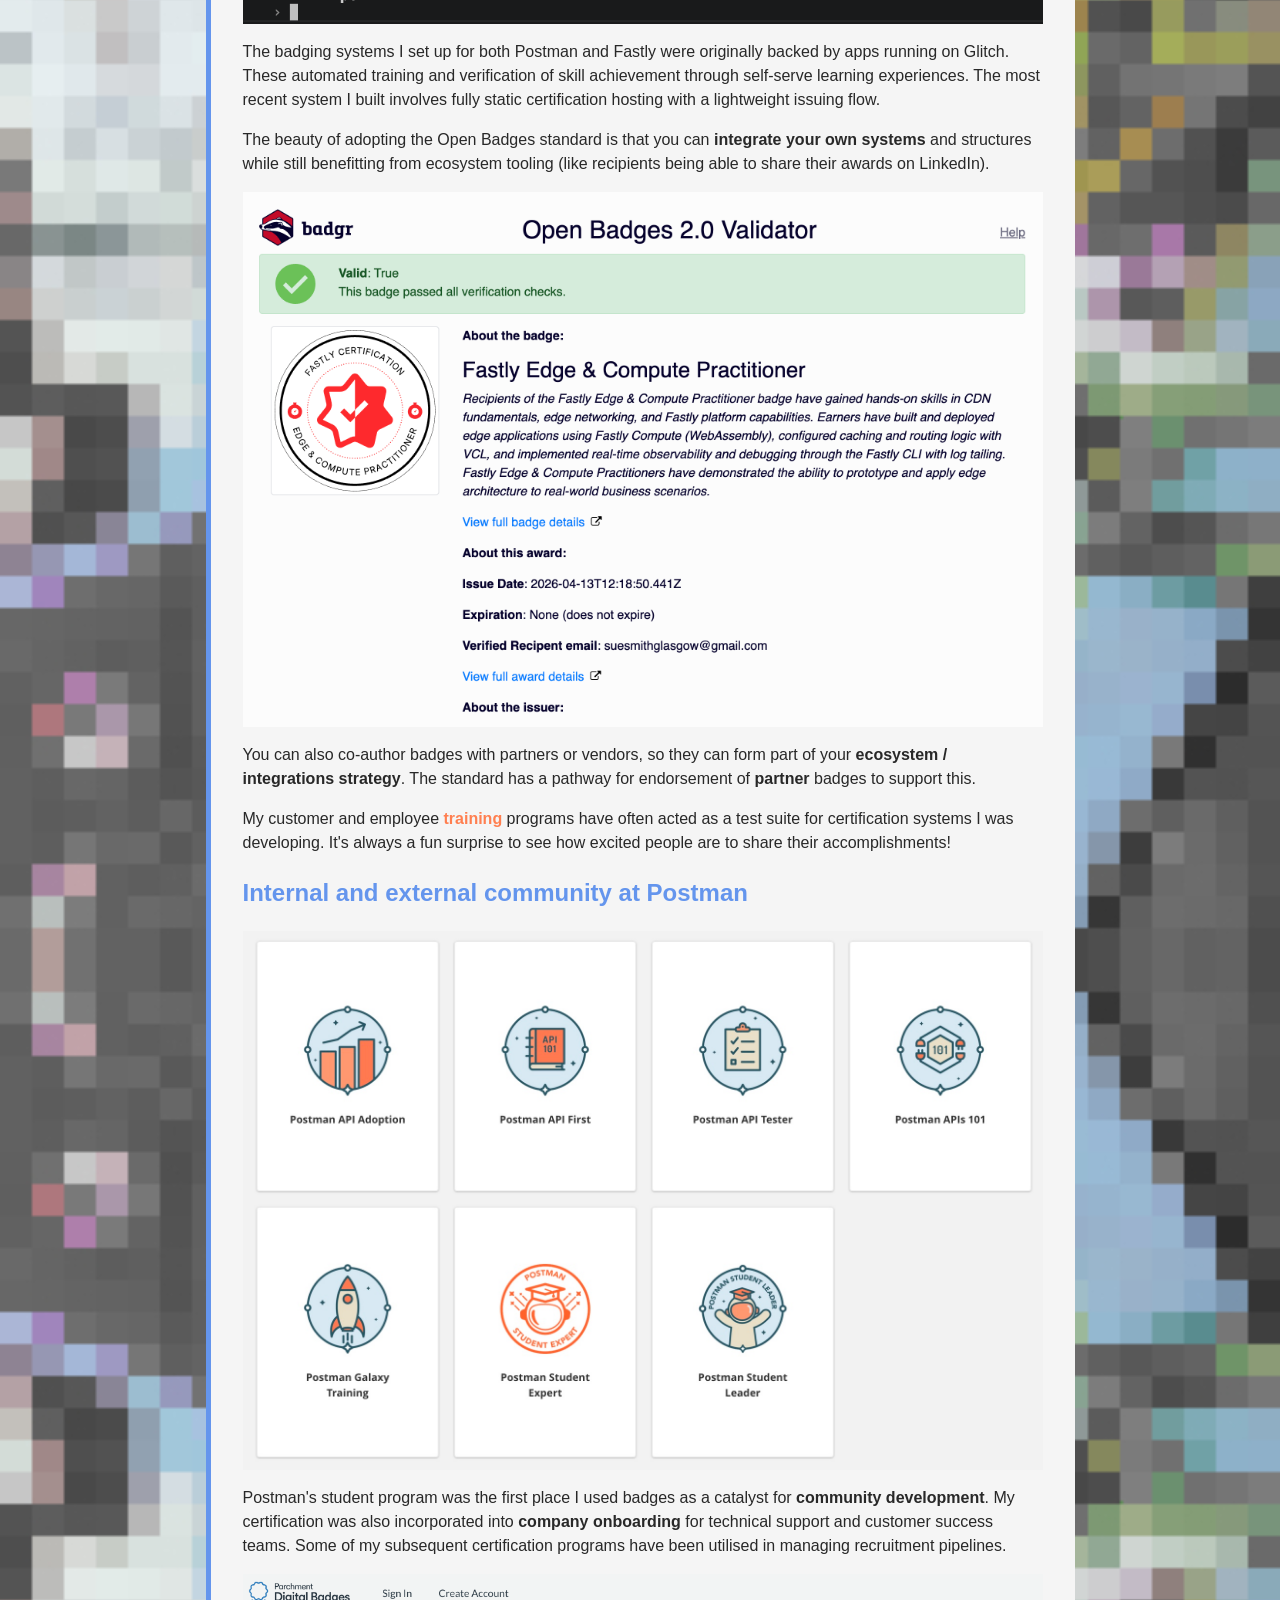
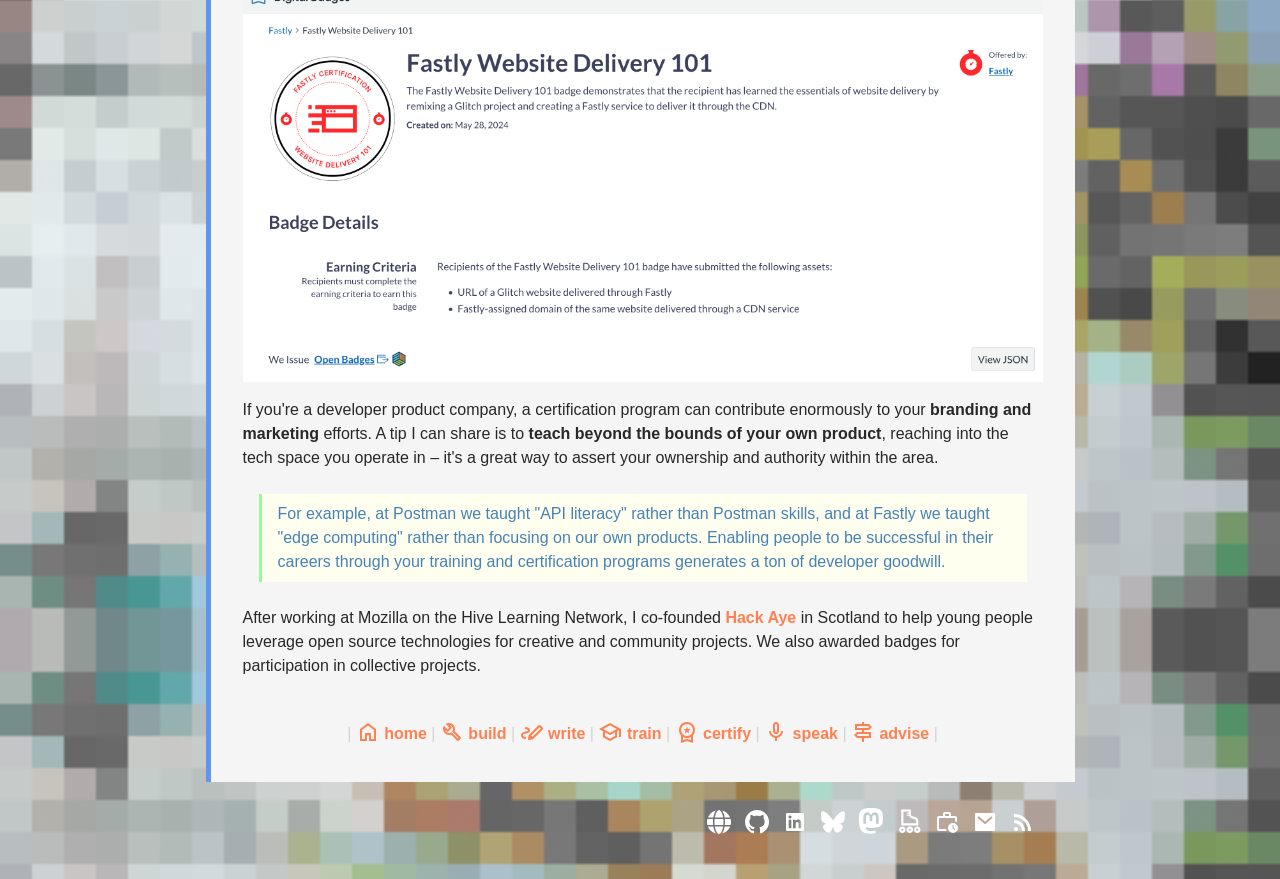
<file: docs/certify.html>
<html lang="en">

<head>
    <title>Sue Smith</title>

    <meta charset="utf-8">
    <meta name="viewport" content="width=device-width, initial-scale=1">

    <meta property="og:image" content="https://www.buoyancies.com/buoymeta.jpg" />

    <meta property="og:title" content="Sue Smith – developer learning consultancy" />
    <meta property="og:description"
        content="I build software to help people learn developer skills and advise organisations on using learning to bring about change" />
    <meta name="description"
        content="I build software to help people learn developer skills and advise organisations on using learning to bring about change">

    <link rel="shortcut icon" href="infra.ico">
    <link rel="stylesheet" href="style.css">
</head>

<body>
    <main>
        <div class="wrapper">
            <div class="content">
                <div class="avatar-container">
                    <a href="/"><img src="sueblue.jpg" class="avatar" alt="Sue Smith"></a>
                </div>
                <div class="links">
                    <a href="/" title="home"><img src="index.svg"
                            alt="home" /></a><a href="build.html" title="build"><img src="build.svg"
                            alt="build" /></a><a href="write.html" title="write"><img src="write.svg"
                            alt="write" /></a><a href="train.html" title="train"><img src="train.svg"
                            alt="train" /></a><a href="certify.html" title="certify"><img src="certify.svg"
                            alt="certify" /></a><a href="speak.html" title="speak"><img src="speak.svg"
                            alt="speak" /></a><a href="advise.html" title="advise"><img src="advise.svg"
                            alt="advise" /></a>
                </div>
                <h1>Certification</h1>

<p>There are lots of reasons to build certification programs, from community and employee development to customer / partner programs, and sales enablement.</p>

<p>I've built a number of certification programs over the years for technical products, developer platforms, and community groups. I still draw on what I learned working on the Open Badges team at the Mozilla Foundation when the standard and tooling infrastructure was created. </p>

<p><img alt="fastly badges" src="fastly-badges.jpg"/></p>

<p>I developed company-first certification programs at both Postman and Fastly – there tends to be an assumption that such a program requires headcount and significant resourcing, I've found that not to be the case. Many companies opt for expensive LMS systems which teach out of context and base achievement measuring on completing quizzes and the like, but with an Open Badges system you can integrate certification <strong>directly into user onboarding</strong> as learners interact with your technology.</p>

<p>Highlights of my certification work:</p>

<ul><li><a href="#mozilla-open-badges">Mozilla Open Badges</a></li><li><a href="#fastly-delivery-and-compute">Fastly delivery and compute</a></li><li><a href="#internal-and-external-community-at-postman">Internal and external community at Postman</a></li></ul>

<p><h2 id="mozilla-open-badges">Mozilla Open Badges</h2></p>

<p>Working on the Open Badges team at Mozilla, as part of the Webmaker initiative, was an experience that still informs my approach to work today. I was responsible for creating learning material for the new certification standard and tooling. This got me very familiar with the APIs and mental models behind the approach. I went on to build badging programs for several companies and communities.</p>

<blockquote><p>Used by many industry bodies, Open Badges are digital credentials aimed at creating a more authentic representation of a person’s skills and achievements than traditional qualifications.</p></blockquote>

<p><h2 id="fastly-delivery-and-compute">Fastly delivery and compute</h2></p>

<p>I implemented a self-hosted certification platform at Fastly – many of the low cost and free options have disappeared as SaaS pricing has shifted, but Open Badges are essentially a set of static files available at a URL, so you can host your own very cheaply (and I can help your teams build the tooling for it).</p>

<p><img alt="badge cli" src="badgecli.png"/></p>

<p>The badging systems I set up for both Postman and Fastly were originally backed by apps running on Glitch. These automated training and verification of skill achievement through self-serve learning experiences. The most recent system I built involves fully static certification hosting with a lightweight issuing flow.</p>

<p>The beauty of adopting the Open Badges standard is that you can <strong>integrate your own systems</strong> and structures while still benefitting from ecosystem tooling (like recipients being able to share their awards on LinkedIn).</p>

<p><img alt="badge verification" src="verified-badge.png"/></p>

<p>You can also co-author badges with partners or vendors, so they can form part of your <strong>ecosystem / integrations strategy</strong>. The standard has a pathway for endorsement of <strong>partner</strong> badges to support this.</p>

<p>My customer and employee <a href="train.html">training</a> programs have often acted as a test suite for certification systems I was developing. It's always a fun surprise to see how excited people are to share their accomplishments! </p>

<p><h2 id="internal-and-external-community-at-postman">Internal and external community at Postman</h2></p>

<p><img alt="postman badges" src="pmbadges.jpg"/></p>

<p>Postman's student program was the first place I used badges as a catalyst for <strong>community development</strong>. My certification was also incorporated into <strong>company onboarding</strong> for technical support and customer success teams. Some of my subsequent certification programs have been utilised in managing recruitment pipelines.</p>

<p><img alt="badge listing" src="badge-listing.png"/></p>

<p>If you're a developer product company, a certification program can contribute enormously to your <strong>branding and marketing</strong> efforts. A tip I can share is to <strong>teach beyond the bounds of your own product</strong>, reaching into the tech space you operate in – it's a great way to assert your ownership and authority within the area. </p>

<blockquote><p>For example, at Postman we taught "API literacy" rather than Postman skills, and at Fastly we taught "edge computing" rather than focusing on our own products. Enabling people to be successful in their careers through your training and certification programs generates a ton of developer goodwill.</p></blockquote>

<p>After working at Mozilla on the Hive Learning Network, I co-founded <a href="http://hackaye.com/blog/">Hack Aye</a> in Scotland to help young people leverage open source technologies for creative and community projects. We also awarded badges for participation in collective projects.</p>
                <div class="foot-links"> |
                    <a href="/" title="home"><img src="index.svg"
                            alt="index" /> home</a>
                    |                     <a href="build.html" title="build"><img src="build.svg"
                            alt="build" /> build</a>
                    |                     <a href="write.html" title="write"><img src="write.svg"
                            alt="write" /> write</a>
                    |                     <a href="train.html" title="train"><img src="train.svg"
                            alt="train" /> train</a>
                    |                     <a href="certify.html" title="certify"><img src="certify.svg"
                            alt="certify" /> certify</a>
                    |                     <a href="speak.html" title="speak"><img src="speak.svg"
                            alt="speak" /> speak</a>
                    |                     <a href="advise.html" title="advise"><img src="advise.svg"
                            alt="advise" /> advise</a>
                    | 
                </div>
            </div>

        </div>

        <footer>
            <div class="social-icons">
                <a aria-label="Sue links" title="Sue links" href="https://www.suesmith.dev">
                    <svg class="social-profile-icon" xmlns="http://www.w3.org/2000/svg" viewBox="0 0 512 512">
                        <path
                            d="M352 256C352 278.2 350.8 299.6 348.7 320H163.3C161.2 299.6 159.1 278.2 159.1 256C159.1 233.8 161.2 212.4 163.3 192H348.7C350.8 212.4 352 233.8 352 256zM503.9 192C509.2 212.5 512 233.9 512 256C512 278.1 509.2 299.5 503.9 320H380.8C382.9 299.4 384 277.1 384 256C384 234 382.9 212.6 380.8 192H503.9zM493.4 160H376.7C366.7 96.14 346.9 42.62 321.4 8.442C399.8 29.09 463.4 85.94 493.4 160zM344.3 160H167.7C173.8 123.6 183.2 91.38 194.7 65.35C205.2 41.74 216.9 24.61 228.2 13.81C239.4 3.178 248.7 0 256 0C263.3 0 272.6 3.178 283.8 13.81C295.1 24.61 306.8 41.74 317.3 65.35C328.8 91.38 338.2 123.6 344.3 160H344.3zM18.61 160C48.59 85.94 112.2 29.09 190.6 8.442C165.1 42.62 145.3 96.14 135.3 160H18.61zM131.2 192C129.1 212.6 127.1 234 127.1 256C127.1 277.1 129.1 299.4 131.2 320H8.065C2.8 299.5 0 278.1 0 256C0 233.9 2.8 212.5 8.065 192H131.2zM194.7 446.6C183.2 420.6 173.8 388.4 167.7 352H344.3C338.2 388.4 328.8 420.6 317.3 446.6C306.8 470.3 295.1 487.4 283.8 498.2C272.6 508.8 263.3 512 255.1 512C248.7 512 239.4 508.8 228.2 498.2C216.9 487.4 205.2 470.3 194.7 446.6H194.7zM190.6 503.6C112.2 482.9 48.59 426.1 18.61 352H135.3C145.3 415.9 165.1 469.4 190.6 503.6V503.6zM321.4 503.6C346.9 469.4 366.7 415.9 376.7 352H493.4C463.4 426.1 399.8 482.9 321.4 503.6V503.6z"
                            fill="cornflowerblue"></path>
                    </svg>
                </a>
                <a aria-label="Sue on GitHub" title="Sue on GitHub" href="https://github.com/suesmith">
                    <svg class="social-profile-icon" viewBox="0 0 20 20" fill="none" xmlns="http://www.w3.org/2000/svg">
                        <path fill-rule="evenodd" clip-rule="evenodd"
                            d="M10.026 0C4.517 0 0.052002 4.465 0.052002 9.974C0.052002 14.38 2.909 18.119 6.873 19.439C7.372 19.529 7.552 19.222 7.552 18.958C7.552 18.721 7.544 18.093 7.541 17.262C4.766 17.864 4.18 15.924 4.18 15.924C3.728 14.772 3.073 14.465 3.073 14.465C2.168 13.846 3.142 13.86 3.142 13.86C4.144 13.93 4.669 14.888 4.669 14.888C5.559 16.412 7.005 15.972 7.571 15.717C7.662 15.072 7.922 14.632 8.206 14.383C5.992 14.132 3.664 13.276 3.664 9.453C3.664 8.366 4.053 7.474 4.688 6.778C4.587 6.525 4.242 5.51 4.787 4.138C4.787 4.138 5.624 3.869 7.529 5.159C8.327 4.938 9.178 4.827 10.025 4.823C10.874 4.827 11.726 4.938 12.521 5.159C14.427 3.868 15.263 4.138 15.263 4.138C15.808 5.51 15.466 6.525 15.362 6.778C16.002 7.474 16.386 8.365 16.386 9.453C16.386 13.286 14.056 14.128 11.834 14.375C12.189 14.683 12.509 15.291 12.509 16.221C12.509 17.555 12.497 18.631 12.497 18.958C12.497 19.225 12.675 19.535 13.184 19.437C17.146 18.115 20 14.379 20 9.974C20 4.465 15.535 0 10.026 0Z"
                            fill="cornflowerblue"></path>
                    </svg>
                </a>
                <a aria-label="Sue on LinkedIn" title="Sue on LinkedIn"
                    href="https://www.linkedin.com/in/sue-smith-benormal/">
                    <svg class="social-profile-icon" viewBox="0 0 24 24" fill="none" xmlns="http://www.w3.org/2000/svg">
                        <path
                            d="M18.335 18.339H15.67V14.162C15.67 13.166 15.65 11.884 14.28 11.884C12.891 11.884 12.679 12.968 12.679 14.089V18.339H10.013V9.75H12.573V10.92H12.608C12.966 10.246 13.836 9.533 15.136 9.533C17.836 9.533 18.336 11.311 18.336 13.624V18.339H18.335ZM7.003 8.575C6.79956 8.57526 6.59806 8.53537 6.41006 8.45761C6.22207 8.37984 6.05127 8.26574 5.90746 8.12184C5.76365 7.97793 5.64965 7.80706 5.57201 7.61901C5.49437 7.43097 5.4546 7.22944 5.455 7.026C5.4552 6.71983 5.54618 6.4206 5.71644 6.16615C5.8867 5.91169 6.12859 5.71343 6.41153 5.59645C6.69447 5.47947 7.00574 5.44902 7.30598 5.50894C7.60622 5.56886 7.88196 5.71648 8.09831 5.93311C8.31466 6.14974 8.46191 6.42566 8.52145 6.72598C8.58099 7.0263 8.55013 7.33753 8.43278 7.62032C8.31543 7.9031 8.11687 8.14474 7.86219 8.31467C7.60751 8.4846 7.30817 8.5752 7.002 8.575H7.003ZM8.339 18.339H5.666V9.75H8.34V18.339H8.339ZM19.67 3H4.329C3.593 3 3 3.58 3 4.297V19.703C3 20.42 3.594 21 4.328 21H19.666C20.4 21 21 20.42 21 19.703V4.297C21 3.58 20.4 3 19.666 3H19.669H19.67Z"
                            fill="cornflowerblue"></path>
                    </svg>
                </a><!--
                <a aria-label="Sue on Dev.to" title="Sue on Dev.to" href="https://dev.to/suesmith">
                    <svg class="social-profile-icon" viewBox="0 32 447.99999999999994 448"
                        xmlns="http://www.w3.org/2000/svg">
                        <path
                            d="M120.12 208.29c-3.88-2.9-7.77-4.35-11.65-4.35H91.03v104.47h17.45c3.88 0 7.77-1.45 11.65-4.35s5.82-7.25 5.82-13.06v-69.65c-.01-5.8-1.96-10.16-5.83-13.06zM404.1 32H43.9C19.7 32 .06 51.59 0 75.8v360.4C.06 460.41 19.7 480 43.9 480h360.2c24.21 0 43.84-19.59 43.9-43.8V75.8c-.06-24.21-19.7-43.8-43.9-43.8zM154.2 291.19c0 18.81-11.61 47.31-48.36 47.25h-46.4V172.98h47.38c35.44 0 47.36 28.46 47.37 47.28zm100.68-88.66H201.6v38.42h32.57v29.57H201.6v38.41h53.29v29.57h-62.18c-11.16.29-20.44-8.53-20.72-19.69V193.7c-.27-11.15 8.56-20.41 19.71-20.69h63.19zm103.64 115.29c-13.2 30.75-36.85 24.63-47.44 0l-38.53-144.8h32.57l29.71 113.72 29.57-113.72h32.58z">
                        </path>
                    </svg>
                </a>-->
                <a href="https://bsky.app/profile/suesmith.lol" aria-label="Sue on Bluesky" title="Sue on Bluesky">
                    <svg class="social-profile-icon" viewBox="0 0 24 24" xmlns="http://www.w3.org/2000/svg" fill="none">
                        <path fill="cornflowerblue"
                            d="M12 10.8c-1.087-2.114-4.046-6.053-6.798-7.995C2.566.944 1.561 1.266.902 1.565C.139 1.908 0 3.08 0 3.768c0 .69.378 5.65.624 6.479c.815 2.736 3.713 3.66 6.383 3.364q.204-.03.415-.056q-.207.033-.415.056c-3.912.58-7.387 2.005-2.83 7.078c5.013 5.19 6.87-1.113 7.823-4.308c.953 3.195 2.05 9.271 7.733 4.308c4.267-4.308 1.172-6.498-2.74-7.078a9 9 0 0 1-.415-.056q.21.026.415.056c2.67.297 5.568-.628 6.383-3.364c.246-.828.624-5.79.624-6.478c0-.69-.139-1.861-.902-2.206c-.659-.298-1.664-.62-4.3 1.24C16.046 4.748 13.087 8.687 12 10.8">
                        </path>
                    </svg>
                </a>
                <a aria-label="Sue on Mastodon" title="Sue on Mastodon" href="https://glasgow.social/@sue" tabindex="-1"
                    rel="me">
                    <svg class="social-profile-icon" xmlns="http://www.w3.org/2000/svg" viewBox="0 0 216.4144 232.00976"
                        tabindex="0" focusable="true">
                        <path
                            d="M107.86523 0C78.203984.2425 49.672422 3.4535937 33.044922 11.089844c0 0-32.97656262 14.752031-32.97656262 65.082031 0 11.525-.224375 25.306175.140625 39.919925 1.19750002 49.22 9.02375002 97.72843 54.53124962 109.77343 20.9825 5.55375 38.99711 6.71547 53.505856 5.91797 26.31125-1.45875 41.08203-9.38867 41.08203-9.38867l-.86914-19.08984s-18.80171 5.92758-39.91796 5.20508c-20.921254-.7175-43.006879-2.25516-46.390629-27.94141-.3125-2.25625-.46875-4.66938-.46875-7.20313 0 0 20.536953 5.0204 46.564449 6.21289 15.915.73001 30.8393-.93343 45.99805-2.74218 29.07-3.47125 54.38125-21.3818 57.5625-37.74805 5.0125-25.78125 4.59961-62.916015 4.59961-62.916015 0-50.33-32.97461-65.082031-32.97461-65.082031C166.80539 3.4535938 138.255.2425 108.59375 0h-.72852zM74.296875 39.326172c12.355 0 21.710234 4.749297 27.896485 14.248047l6.01367 10.080078 6.01563-10.080078c6.185-9.49875 15.54023-14.248047 27.89648-14.248047 10.6775 0 19.28156 3.753672 25.85156 11.076172 6.36875 7.3225 9.53907 17.218828 9.53907 29.673828v60.941408h-24.14454V81.869141c0-12.46875-5.24453-18.798829-15.73828-18.798829-11.6025 0-17.41797 7.508516-17.41797 22.353516v32.375002H96.207031V85.423828c0-14.845-5.815468-22.353515-17.417969-22.353516-10.49375 0-15.740234 6.330079-15.740234 18.798829v59.148439H38.904297V80.076172c0-12.455 3.171016-22.351328 9.541015-29.673828 6.568751-7.3225 15.172813-11.076172 25.851563-11.076172z"
                            fill="cornflowerblue"></path>
                    </svg>
                </a>

                <a aria-label="Randan" title="Randan tool" href="https://www.randan.dev">
          <svg class="social-profile-icon"  xmlns="http://www.w3.org/2000/svg" width="30px" viewBox="0 -1350 900 1340"><path d="M160-320v-600h360v180q0 27 16.5 49t42.5 29l105 29q51 14 83.5 56.5T800-480v160H160Zm80-80h480v-80q0-27-16.5-47.5T661-556l-105-30q-36-11-63-35.5T452-680h-72q-8 0-14-6t-6-14q0-8 6-14t14-6h64q-2-12-2.5-20t-1.5-20h-60q-8 0-14-6t-6-14q0-8 6-14t14-6h60v-40H240v440Zm0 0ZM200-40q-50 0-85-35t-35-85q0-50 35-85t85-35q50 0 85 35t35 85q0 50-35 85t-85 35Zm0-80q17 0 28.5-11.5T240-160q0-17-11.5-28.5T200-200q-17 0-28.5 11.5T160-160q0 17 11.5 28.5T200-120Zm560 80q-50 0-85-35t-35-85q0-50 35-85t85-35q50 0 85 35t35 85q0 50-35 85t-85 35Zm0-80q17 0 28.5-11.5T800-160q0-17-11.5-28.5T760-200q-17 0-28.5 11.5T720-160q0 17 11.5 28.5T760-120ZM480-40q-50 0-85-35t-35-85q0-50 35-85t85-35q50 0 85 35t35 85q0 50-35 85t-85 35Zm0-80q17 0 28.5-11.5T520-160q0-17-11.5-28.5T480-200q-17 0-28.5 11.5T440-160q0 17 11.5 28.5T480-120Zm-280-40Zm280 0Zm280 0Z"  fill="white"/></svg>
          </a>
                <a aria-label="Sue Resume" title="Sue resume" href="https://www.benormal.info" tabindex="-1">
                    <svg class="social-profile-icon" xmlns="http://www.w3.org/2000/svg" viewBox="0 -960 960 960">
                        <path
                            d="M160-200v-440 440-15 15Zm0 80q-33 0-56.5-23.5T80-200v-440q0-33 23.5-56.5T160-720h160v-80q0-33 23.5-56.5T400-880h160q33 0 56.5 23.5T640-800v80h160q33 0 56.5 23.5T880-640v171q-18-13-38-22.5T800-508v-132H160v440h283q3 21 9 41t15 39H160Zm240-600h160v-80H400v80ZM578.5-98.5Q520-157 520-240t58.5-141.5Q637-440 720-440t141.5 58.5Q920-323 920-240T861.5-98.5Q803-40 720-40T578.5-98.5ZM740-248v-112h-40v128l86 86 28-28-74-74Z" />
                    </svg>
                </a>
                <a aria-label="Send Sue an email" title="Send Sue an email" href="mailto:suesmithglasgow@gmail.com">
                    <svg class="social-profile-icon" viewBox="0 0 24 24" fill="none" xmlns="http://www.w3.org/2000/svg">
                        <path
                            d="M3 3H21C21.2652 3 21.5196 3.10536 21.7071 3.29289C21.8946 3.48043 22 3.73478 22 4V20C22 20.2652 21.8946 20.5196 21.7071 20.7071C21.5196 20.8946 21.2652 21 21 21H3C2.73478 21 2.48043 20.8946 2.29289 20.7071C2.10536 20.5196 2 20.2652 2 20V4C2 3.73478 2.10536 3.48043 2.29289 3.29289C2.48043 3.10536 2.73478 3 3 3ZM12.06 11.683L5.648 6.238L4.353 7.762L12.073 14.317L19.654 7.757L18.346 6.244L12.061 11.683H12.06Z"
                            fill="black"></path>
                    </svg>
                </a>
                <a aria-label="Sue Blog" title="Sue Blog" href="https://www.sue.codes">

                    <svg class="social-profile-icon" xmlns="http://www.w3.org/2000/svg" viewBox="0 -960 960 960">
                        <path
                            d="M143.5-143.5Q120-167 120-200t23.5-56.5Q167-280 200-280t56.5 23.5Q280-233 280-200t-23.5 56.5Q233-120 200-120t-56.5-23.5ZM680-120q0-117-44-218.5T516-516q-76-76-177.5-120T120-680v-120q142 0 265 53t216 146q93 93 146 216t53 265H680Zm-240 0q0-67-25-124.5T346-346q-44-44-101.5-69T120-440v-120q92 0 171.5 34.5T431-431q60 60 94.5 139.5T560-120H440Z" />
                    </svg>
                </a>
            </div>
        </footer>
    </main>
</body>

</html>
</file>
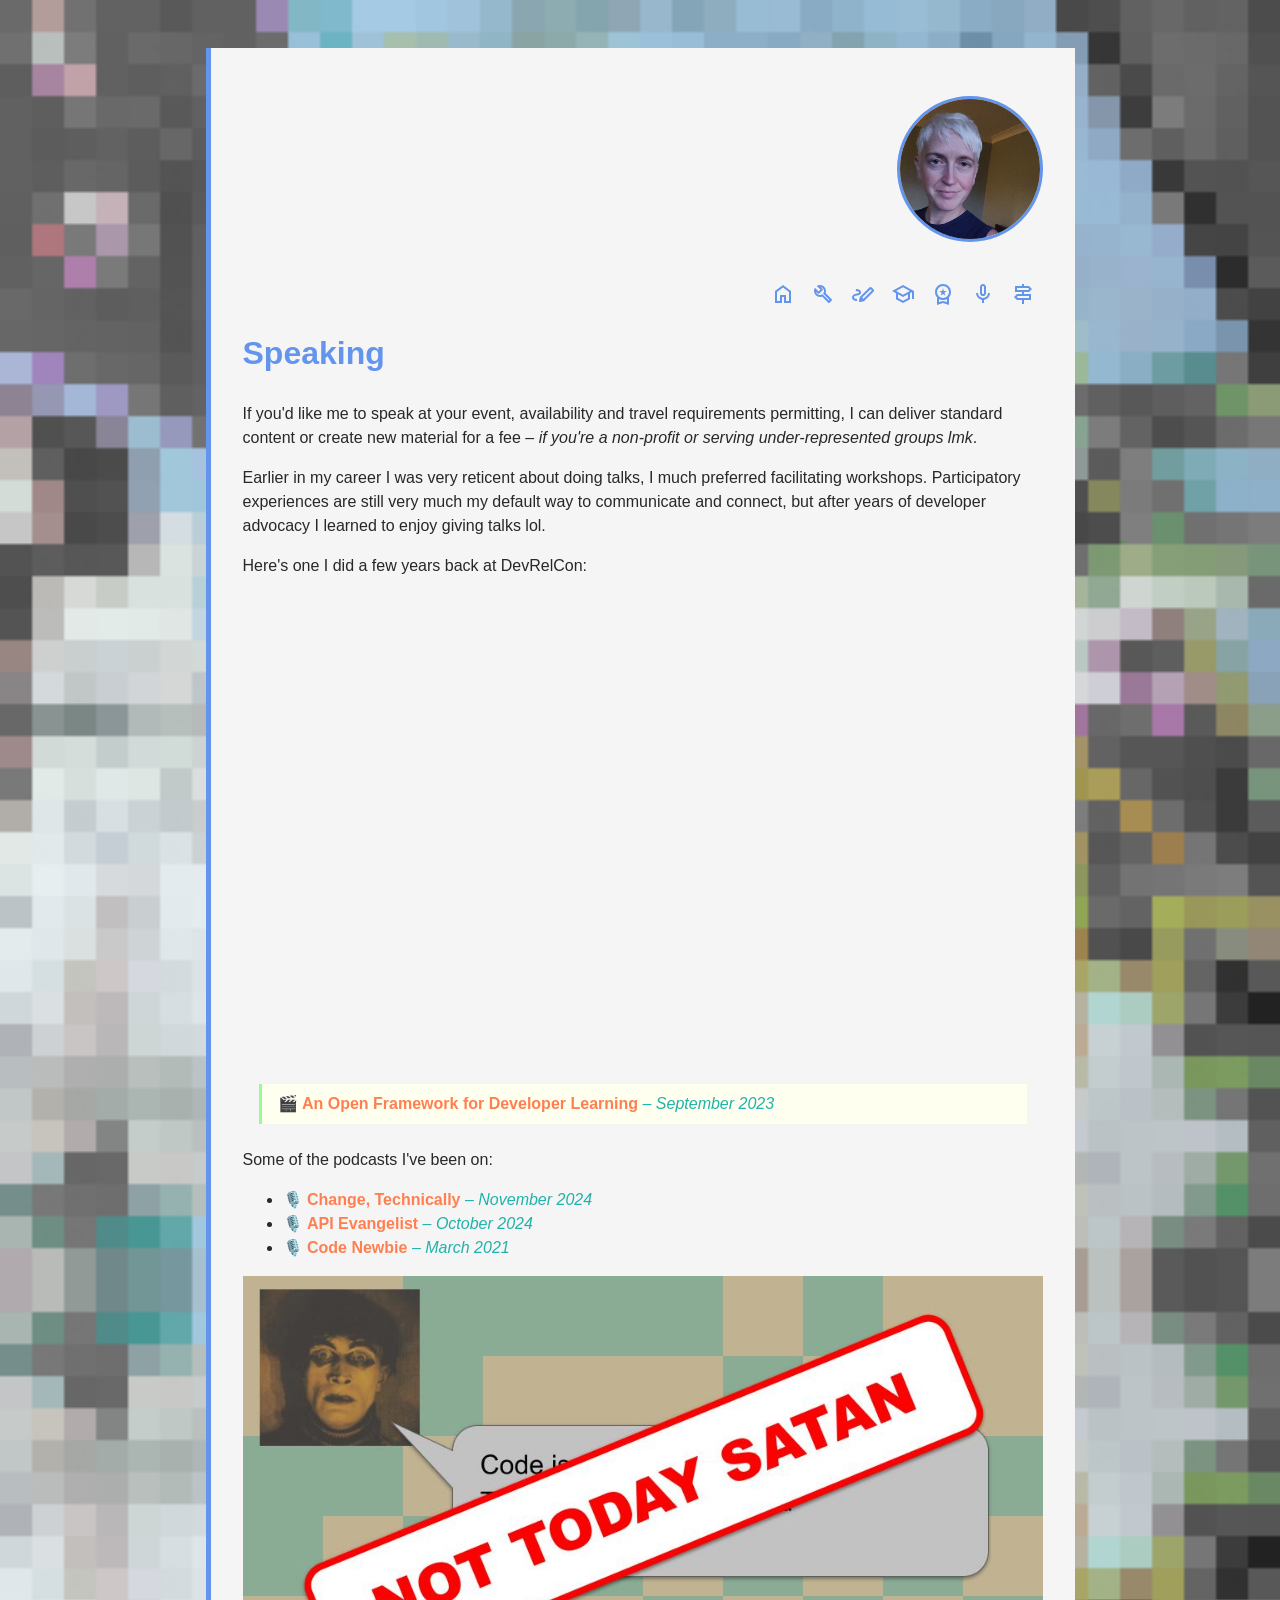
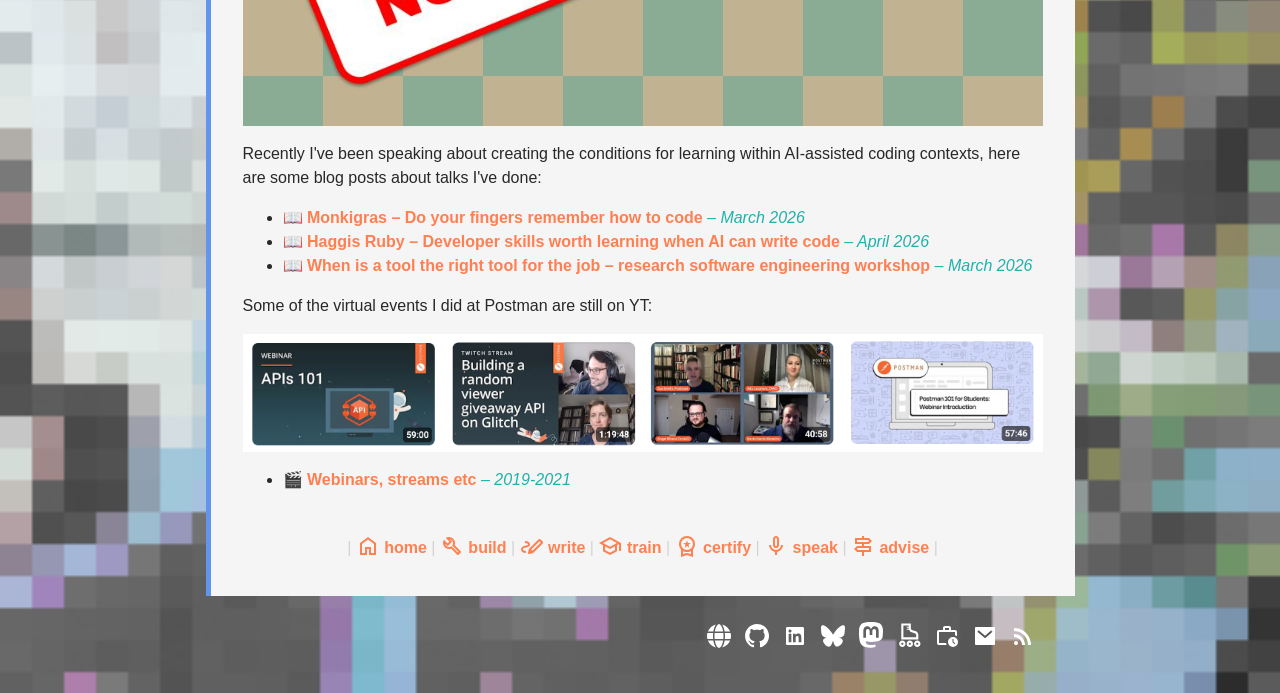
<file: docs/speak.html>
<html lang="en">

<head>
    <title>Sue Smith</title>

    <meta charset="utf-8">
    <meta name="viewport" content="width=device-width, initial-scale=1">

    <meta property="og:image" content="https://www.buoyancies.com/buoymeta.jpg" />

    <meta property="og:title" content="Sue Smith – developer learning consultancy" />
    <meta property="og:description"
        content="I build software to help people learn developer skills and advise organisations on using learning to bring about change" />
    <meta name="description"
        content="I build software to help people learn developer skills and advise organisations on using learning to bring about change">

    <link rel="shortcut icon" href="infra.ico">
    <link rel="stylesheet" href="style.css">
</head>

<body>
    <main>
        <div class="wrapper">
            <div class="content">
                <div class="avatar-container">
                    <a href="/"><img src="sueblue.jpg" class="avatar" alt="Sue Smith"></a>
                </div>
                <div class="links">
                    <a href="/" title="home"><img src="index.svg"
                            alt="home" /></a><a href="build.html" title="build"><img src="build.svg"
                            alt="build" /></a><a href="write.html" title="write"><img src="write.svg"
                            alt="write" /></a><a href="train.html" title="train"><img src="train.svg"
                            alt="train" /></a><a href="certify.html" title="certify"><img src="certify.svg"
                            alt="certify" /></a><a href="speak.html" title="speak"><img src="speak.svg"
                            alt="speak" /></a><a href="advise.html" title="advise"><img src="advise.svg"
                            alt="advise" /></a>
                </div>
                <h1>Speaking</h1>

<p>If you'd like me to speak at your event, availability and travel requirements permitting, I can deliver standard content or create new material for a fee – <em>if you're a non-profit or serving under-represented groups lmk</em>.</p>

<p>Earlier in my career I was very reticent about doing talks, I much preferred facilitating workshops. Participatory experiences are still very much my default way to communicate and connect, but after years of developer advocacy I learned to enjoy giving talks lol.</p>

<p>Here's one I did a few years back at DevRelCon:</p>

<p><div class="ytembed">
<iframe src="https://www.youtube.com/embed/aWgnsWLR0cM?si=qoN__JpZ5ZeD3TTl" title="YouTube video player" frameborder="0" allow="accelerometer; autoplay; clipboard-write; encrypted-media; gyroscope; picture-in-picture; web-share" referrerpolicy="strict-origin-when-cross-origin" allowfullscreen></iframe>
</div></p>

<blockquote><p>🎬 <a href="https://developerrelations.com/talks/an-open-framework-for-developer-learning/">An Open Framework for Developer Learning</a> <em>– September 2023</em></p></blockquote>

<p>Some of the podcasts I've been on:</p>

<ul><li>🎙️ <a href="https://www.changetechnically.fyi/2396236/episodes/16081177-what-really-matters-in-software">Change, Technically</a> <em>– November 2024</em></li><li>🎙️ <a href="https://www.youtube.com/watch?v=y145tNGjISg&ab_channel=KinLane%2CTheAPIEvangelist">API Evangelist</a> <em>– October 2024</em></li><li>🎙️ <a href="https://www.codenewbie.org/podcast/what-you-need-to-know-about-apis">Code Newbie</a> <em>– March 2021</em></li></ul>

<p><img alt="satan slide" src="slidesatan.jpg"/></p>

<p>Recently I've been speaking about creating the conditions for learning within AI-assisted coding contexts, here are some blog posts about talks I've done:</p>

<ul><li>📖 <a href="https://www.sue.codes/blog/fingerscode/">Monkigras – Do your fingers remember how to code</a> <em>– March 2026</em></li><li>📖 <a href="https://www.sue.codes/blog/oneanswer/">Haggis Ruby – Developer skills worth learning when AI can write code</a> <em>– April 2026</em></li><li>📖 <a href="https://www.sue.codes/blog/tooljob/">When is a tool the right tool for the job – research software engineering workshop</a> <em>– March 2026</em></li></ul>

<p>Some of the virtual events I did at Postman are still on YT:</p>

<p><img alt="postman vids" src="pmstreams.png"/></p>

<ul><li>🎬 <a href="https://www.youtube.com/channel/UCocudCGVb3MmhWQ1aoIgUQw/search?query=sue+smith">Webinars, streams etc</a> <em>– 2019-2021</em></li></ul>
                <div class="foot-links"> |
                    <a href="/" title="home"><img src="index.svg"
                            alt="index" /> home</a>
                    |                     <a href="build.html" title="build"><img src="build.svg"
                            alt="build" /> build</a>
                    |                     <a href="write.html" title="write"><img src="write.svg"
                            alt="write" /> write</a>
                    |                     <a href="train.html" title="train"><img src="train.svg"
                            alt="train" /> train</a>
                    |                     <a href="certify.html" title="certify"><img src="certify.svg"
                            alt="certify" /> certify</a>
                    |                     <a href="speak.html" title="speak"><img src="speak.svg"
                            alt="speak" /> speak</a>
                    |                     <a href="advise.html" title="advise"><img src="advise.svg"
                            alt="advise" /> advise</a>
                    | 
                </div>
            </div>

        </div>

        <footer>
            <div class="social-icons">
                <a aria-label="Sue links" title="Sue links" href="https://www.suesmith.dev">
                    <svg class="social-profile-icon" xmlns="http://www.w3.org/2000/svg" viewBox="0 0 512 512">
                        <path
                            d="M352 256C352 278.2 350.8 299.6 348.7 320H163.3C161.2 299.6 159.1 278.2 159.1 256C159.1 233.8 161.2 212.4 163.3 192H348.7C350.8 212.4 352 233.8 352 256zM503.9 192C509.2 212.5 512 233.9 512 256C512 278.1 509.2 299.5 503.9 320H380.8C382.9 299.4 384 277.1 384 256C384 234 382.9 212.6 380.8 192H503.9zM493.4 160H376.7C366.7 96.14 346.9 42.62 321.4 8.442C399.8 29.09 463.4 85.94 493.4 160zM344.3 160H167.7C173.8 123.6 183.2 91.38 194.7 65.35C205.2 41.74 216.9 24.61 228.2 13.81C239.4 3.178 248.7 0 256 0C263.3 0 272.6 3.178 283.8 13.81C295.1 24.61 306.8 41.74 317.3 65.35C328.8 91.38 338.2 123.6 344.3 160H344.3zM18.61 160C48.59 85.94 112.2 29.09 190.6 8.442C165.1 42.62 145.3 96.14 135.3 160H18.61zM131.2 192C129.1 212.6 127.1 234 127.1 256C127.1 277.1 129.1 299.4 131.2 320H8.065C2.8 299.5 0 278.1 0 256C0 233.9 2.8 212.5 8.065 192H131.2zM194.7 446.6C183.2 420.6 173.8 388.4 167.7 352H344.3C338.2 388.4 328.8 420.6 317.3 446.6C306.8 470.3 295.1 487.4 283.8 498.2C272.6 508.8 263.3 512 255.1 512C248.7 512 239.4 508.8 228.2 498.2C216.9 487.4 205.2 470.3 194.7 446.6H194.7zM190.6 503.6C112.2 482.9 48.59 426.1 18.61 352H135.3C145.3 415.9 165.1 469.4 190.6 503.6V503.6zM321.4 503.6C346.9 469.4 366.7 415.9 376.7 352H493.4C463.4 426.1 399.8 482.9 321.4 503.6V503.6z"
                            fill="cornflowerblue"></path>
                    </svg>
                </a>
                <a aria-label="Sue on GitHub" title="Sue on GitHub" href="https://github.com/suesmith">
                    <svg class="social-profile-icon" viewBox="0 0 20 20" fill="none" xmlns="http://www.w3.org/2000/svg">
                        <path fill-rule="evenodd" clip-rule="evenodd"
                            d="M10.026 0C4.517 0 0.052002 4.465 0.052002 9.974C0.052002 14.38 2.909 18.119 6.873 19.439C7.372 19.529 7.552 19.222 7.552 18.958C7.552 18.721 7.544 18.093 7.541 17.262C4.766 17.864 4.18 15.924 4.18 15.924C3.728 14.772 3.073 14.465 3.073 14.465C2.168 13.846 3.142 13.86 3.142 13.86C4.144 13.93 4.669 14.888 4.669 14.888C5.559 16.412 7.005 15.972 7.571 15.717C7.662 15.072 7.922 14.632 8.206 14.383C5.992 14.132 3.664 13.276 3.664 9.453C3.664 8.366 4.053 7.474 4.688 6.778C4.587 6.525 4.242 5.51 4.787 4.138C4.787 4.138 5.624 3.869 7.529 5.159C8.327 4.938 9.178 4.827 10.025 4.823C10.874 4.827 11.726 4.938 12.521 5.159C14.427 3.868 15.263 4.138 15.263 4.138C15.808 5.51 15.466 6.525 15.362 6.778C16.002 7.474 16.386 8.365 16.386 9.453C16.386 13.286 14.056 14.128 11.834 14.375C12.189 14.683 12.509 15.291 12.509 16.221C12.509 17.555 12.497 18.631 12.497 18.958C12.497 19.225 12.675 19.535 13.184 19.437C17.146 18.115 20 14.379 20 9.974C20 4.465 15.535 0 10.026 0Z"
                            fill="cornflowerblue"></path>
                    </svg>
                </a>
                <a aria-label="Sue on LinkedIn" title="Sue on LinkedIn"
                    href="https://www.linkedin.com/in/sue-smith-benormal/">
                    <svg class="social-profile-icon" viewBox="0 0 24 24" fill="none" xmlns="http://www.w3.org/2000/svg">
                        <path
                            d="M18.335 18.339H15.67V14.162C15.67 13.166 15.65 11.884 14.28 11.884C12.891 11.884 12.679 12.968 12.679 14.089V18.339H10.013V9.75H12.573V10.92H12.608C12.966 10.246 13.836 9.533 15.136 9.533C17.836 9.533 18.336 11.311 18.336 13.624V18.339H18.335ZM7.003 8.575C6.79956 8.57526 6.59806 8.53537 6.41006 8.45761C6.22207 8.37984 6.05127 8.26574 5.90746 8.12184C5.76365 7.97793 5.64965 7.80706 5.57201 7.61901C5.49437 7.43097 5.4546 7.22944 5.455 7.026C5.4552 6.71983 5.54618 6.4206 5.71644 6.16615C5.8867 5.91169 6.12859 5.71343 6.41153 5.59645C6.69447 5.47947 7.00574 5.44902 7.30598 5.50894C7.60622 5.56886 7.88196 5.71648 8.09831 5.93311C8.31466 6.14974 8.46191 6.42566 8.52145 6.72598C8.58099 7.0263 8.55013 7.33753 8.43278 7.62032C8.31543 7.9031 8.11687 8.14474 7.86219 8.31467C7.60751 8.4846 7.30817 8.5752 7.002 8.575H7.003ZM8.339 18.339H5.666V9.75H8.34V18.339H8.339ZM19.67 3H4.329C3.593 3 3 3.58 3 4.297V19.703C3 20.42 3.594 21 4.328 21H19.666C20.4 21 21 20.42 21 19.703V4.297C21 3.58 20.4 3 19.666 3H19.669H19.67Z"
                            fill="cornflowerblue"></path>
                    </svg>
                </a><!--
                <a aria-label="Sue on Dev.to" title="Sue on Dev.to" href="https://dev.to/suesmith">
                    <svg class="social-profile-icon" viewBox="0 32 447.99999999999994 448"
                        xmlns="http://www.w3.org/2000/svg">
                        <path
                            d="M120.12 208.29c-3.88-2.9-7.77-4.35-11.65-4.35H91.03v104.47h17.45c3.88 0 7.77-1.45 11.65-4.35s5.82-7.25 5.82-13.06v-69.65c-.01-5.8-1.96-10.16-5.83-13.06zM404.1 32H43.9C19.7 32 .06 51.59 0 75.8v360.4C.06 460.41 19.7 480 43.9 480h360.2c24.21 0 43.84-19.59 43.9-43.8V75.8c-.06-24.21-19.7-43.8-43.9-43.8zM154.2 291.19c0 18.81-11.61 47.31-48.36 47.25h-46.4V172.98h47.38c35.44 0 47.36 28.46 47.37 47.28zm100.68-88.66H201.6v38.42h32.57v29.57H201.6v38.41h53.29v29.57h-62.18c-11.16.29-20.44-8.53-20.72-19.69V193.7c-.27-11.15 8.56-20.41 19.71-20.69h63.19zm103.64 115.29c-13.2 30.75-36.85 24.63-47.44 0l-38.53-144.8h32.57l29.71 113.72 29.57-113.72h32.58z">
                        </path>
                    </svg>
                </a>-->
                <a href="https://bsky.app/profile/suesmith.lol" aria-label="Sue on Bluesky" title="Sue on Bluesky">
                    <svg class="social-profile-icon" viewBox="0 0 24 24" xmlns="http://www.w3.org/2000/svg" fill="none">
                        <path fill="cornflowerblue"
                            d="M12 10.8c-1.087-2.114-4.046-6.053-6.798-7.995C2.566.944 1.561 1.266.902 1.565C.139 1.908 0 3.08 0 3.768c0 .69.378 5.65.624 6.479c.815 2.736 3.713 3.66 6.383 3.364q.204-.03.415-.056q-.207.033-.415.056c-3.912.58-7.387 2.005-2.83 7.078c5.013 5.19 6.87-1.113 7.823-4.308c.953 3.195 2.05 9.271 7.733 4.308c4.267-4.308 1.172-6.498-2.74-7.078a9 9 0 0 1-.415-.056q.21.026.415.056c2.67.297 5.568-.628 6.383-3.364c.246-.828.624-5.79.624-6.478c0-.69-.139-1.861-.902-2.206c-.659-.298-1.664-.62-4.3 1.24C16.046 4.748 13.087 8.687 12 10.8">
                        </path>
                    </svg>
                </a>
                <a aria-label="Sue on Mastodon" title="Sue on Mastodon" href="https://glasgow.social/@sue" tabindex="-1"
                    rel="me">
                    <svg class="social-profile-icon" xmlns="http://www.w3.org/2000/svg" viewBox="0 0 216.4144 232.00976"
                        tabindex="0" focusable="true">
                        <path
                            d="M107.86523 0C78.203984.2425 49.672422 3.4535937 33.044922 11.089844c0 0-32.97656262 14.752031-32.97656262 65.082031 0 11.525-.224375 25.306175.140625 39.919925 1.19750002 49.22 9.02375002 97.72843 54.53124962 109.77343 20.9825 5.55375 38.99711 6.71547 53.505856 5.91797 26.31125-1.45875 41.08203-9.38867 41.08203-9.38867l-.86914-19.08984s-18.80171 5.92758-39.91796 5.20508c-20.921254-.7175-43.006879-2.25516-46.390629-27.94141-.3125-2.25625-.46875-4.66938-.46875-7.20313 0 0 20.536953 5.0204 46.564449 6.21289 15.915.73001 30.8393-.93343 45.99805-2.74218 29.07-3.47125 54.38125-21.3818 57.5625-37.74805 5.0125-25.78125 4.59961-62.916015 4.59961-62.916015 0-50.33-32.97461-65.082031-32.97461-65.082031C166.80539 3.4535938 138.255.2425 108.59375 0h-.72852zM74.296875 39.326172c12.355 0 21.710234 4.749297 27.896485 14.248047l6.01367 10.080078 6.01563-10.080078c6.185-9.49875 15.54023-14.248047 27.89648-14.248047 10.6775 0 19.28156 3.753672 25.85156 11.076172 6.36875 7.3225 9.53907 17.218828 9.53907 29.673828v60.941408h-24.14454V81.869141c0-12.46875-5.24453-18.798829-15.73828-18.798829-11.6025 0-17.41797 7.508516-17.41797 22.353516v32.375002H96.207031V85.423828c0-14.845-5.815468-22.353515-17.417969-22.353516-10.49375 0-15.740234 6.330079-15.740234 18.798829v59.148439H38.904297V80.076172c0-12.455 3.171016-22.351328 9.541015-29.673828 6.568751-7.3225 15.172813-11.076172 25.851563-11.076172z"
                            fill="cornflowerblue"></path>
                    </svg>
                </a>

                <a aria-label="Randan" title="Randan tool" href="https://www.randan.dev">
          <svg class="social-profile-icon"  xmlns="http://www.w3.org/2000/svg" width="30px" viewBox="0 -1350 900 1340"><path d="M160-320v-600h360v180q0 27 16.5 49t42.5 29l105 29q51 14 83.5 56.5T800-480v160H160Zm80-80h480v-80q0-27-16.5-47.5T661-556l-105-30q-36-11-63-35.5T452-680h-72q-8 0-14-6t-6-14q0-8 6-14t14-6h64q-2-12-2.5-20t-1.5-20h-60q-8 0-14-6t-6-14q0-8 6-14t14-6h60v-40H240v440Zm0 0ZM200-40q-50 0-85-35t-35-85q0-50 35-85t85-35q50 0 85 35t35 85q0 50-35 85t-85 35Zm0-80q17 0 28.5-11.5T240-160q0-17-11.5-28.5T200-200q-17 0-28.5 11.5T160-160q0 17 11.5 28.5T200-120Zm560 80q-50 0-85-35t-35-85q0-50 35-85t85-35q50 0 85 35t35 85q0 50-35 85t-85 35Zm0-80q17 0 28.5-11.5T800-160q0-17-11.5-28.5T760-200q-17 0-28.5 11.5T720-160q0 17 11.5 28.5T760-120ZM480-40q-50 0-85-35t-35-85q0-50 35-85t85-35q50 0 85 35t35 85q0 50-35 85t-85 35Zm0-80q17 0 28.5-11.5T520-160q0-17-11.5-28.5T480-200q-17 0-28.5 11.5T440-160q0 17 11.5 28.5T480-120Zm-280-40Zm280 0Zm280 0Z"  fill="white"/></svg>
          </a>
                <a aria-label="Sue Resume" title="Sue resume" href="https://www.benormal.info" tabindex="-1">
                    <svg class="social-profile-icon" xmlns="http://www.w3.org/2000/svg" viewBox="0 -960 960 960">
                        <path
                            d="M160-200v-440 440-15 15Zm0 80q-33 0-56.5-23.5T80-200v-440q0-33 23.5-56.5T160-720h160v-80q0-33 23.5-56.5T400-880h160q33 0 56.5 23.5T640-800v80h160q33 0 56.5 23.5T880-640v171q-18-13-38-22.5T800-508v-132H160v440h283q3 21 9 41t15 39H160Zm240-600h160v-80H400v80ZM578.5-98.5Q520-157 520-240t58.5-141.5Q637-440 720-440t141.5 58.5Q920-323 920-240T861.5-98.5Q803-40 720-40T578.5-98.5ZM740-248v-112h-40v128l86 86 28-28-74-74Z" />
                    </svg>
                </a>
                <a aria-label="Send Sue an email" title="Send Sue an email" href="mailto:suesmithglasgow@gmail.com">
                    <svg class="social-profile-icon" viewBox="0 0 24 24" fill="none" xmlns="http://www.w3.org/2000/svg">
                        <path
                            d="M3 3H21C21.2652 3 21.5196 3.10536 21.7071 3.29289C21.8946 3.48043 22 3.73478 22 4V20C22 20.2652 21.8946 20.5196 21.7071 20.7071C21.5196 20.8946 21.2652 21 21 21H3C2.73478 21 2.48043 20.8946 2.29289 20.7071C2.10536 20.5196 2 20.2652 2 20V4C2 3.73478 2.10536 3.48043 2.29289 3.29289C2.48043 3.10536 2.73478 3 3 3ZM12.06 11.683L5.648 6.238L4.353 7.762L12.073 14.317L19.654 7.757L18.346 6.244L12.061 11.683H12.06Z"
                            fill="black"></path>
                    </svg>
                </a>
                <a aria-label="Sue Blog" title="Sue Blog" href="https://www.sue.codes">

                    <svg class="social-profile-icon" xmlns="http://www.w3.org/2000/svg" viewBox="0 -960 960 960">
                        <path
                            d="M143.5-143.5Q120-167 120-200t23.5-56.5Q167-280 200-280t56.5 23.5Q280-233 280-200t-23.5 56.5Q233-120 200-120t-56.5-23.5ZM680-120q0-117-44-218.5T516-516q-76-76-177.5-120T120-680v-120q142 0 265 53t216 146q93 93 146 216t53 265H680Zm-240 0q0-67-25-124.5T346-346q-44-44-101.5-69T120-440v-120q92 0 171.5 34.5T431-431q60 60 94.5 139.5T560-120H440Z" />
                    </svg>
                </a>
            </div>
        </footer>
    </main>
</body>

</html>
</file>
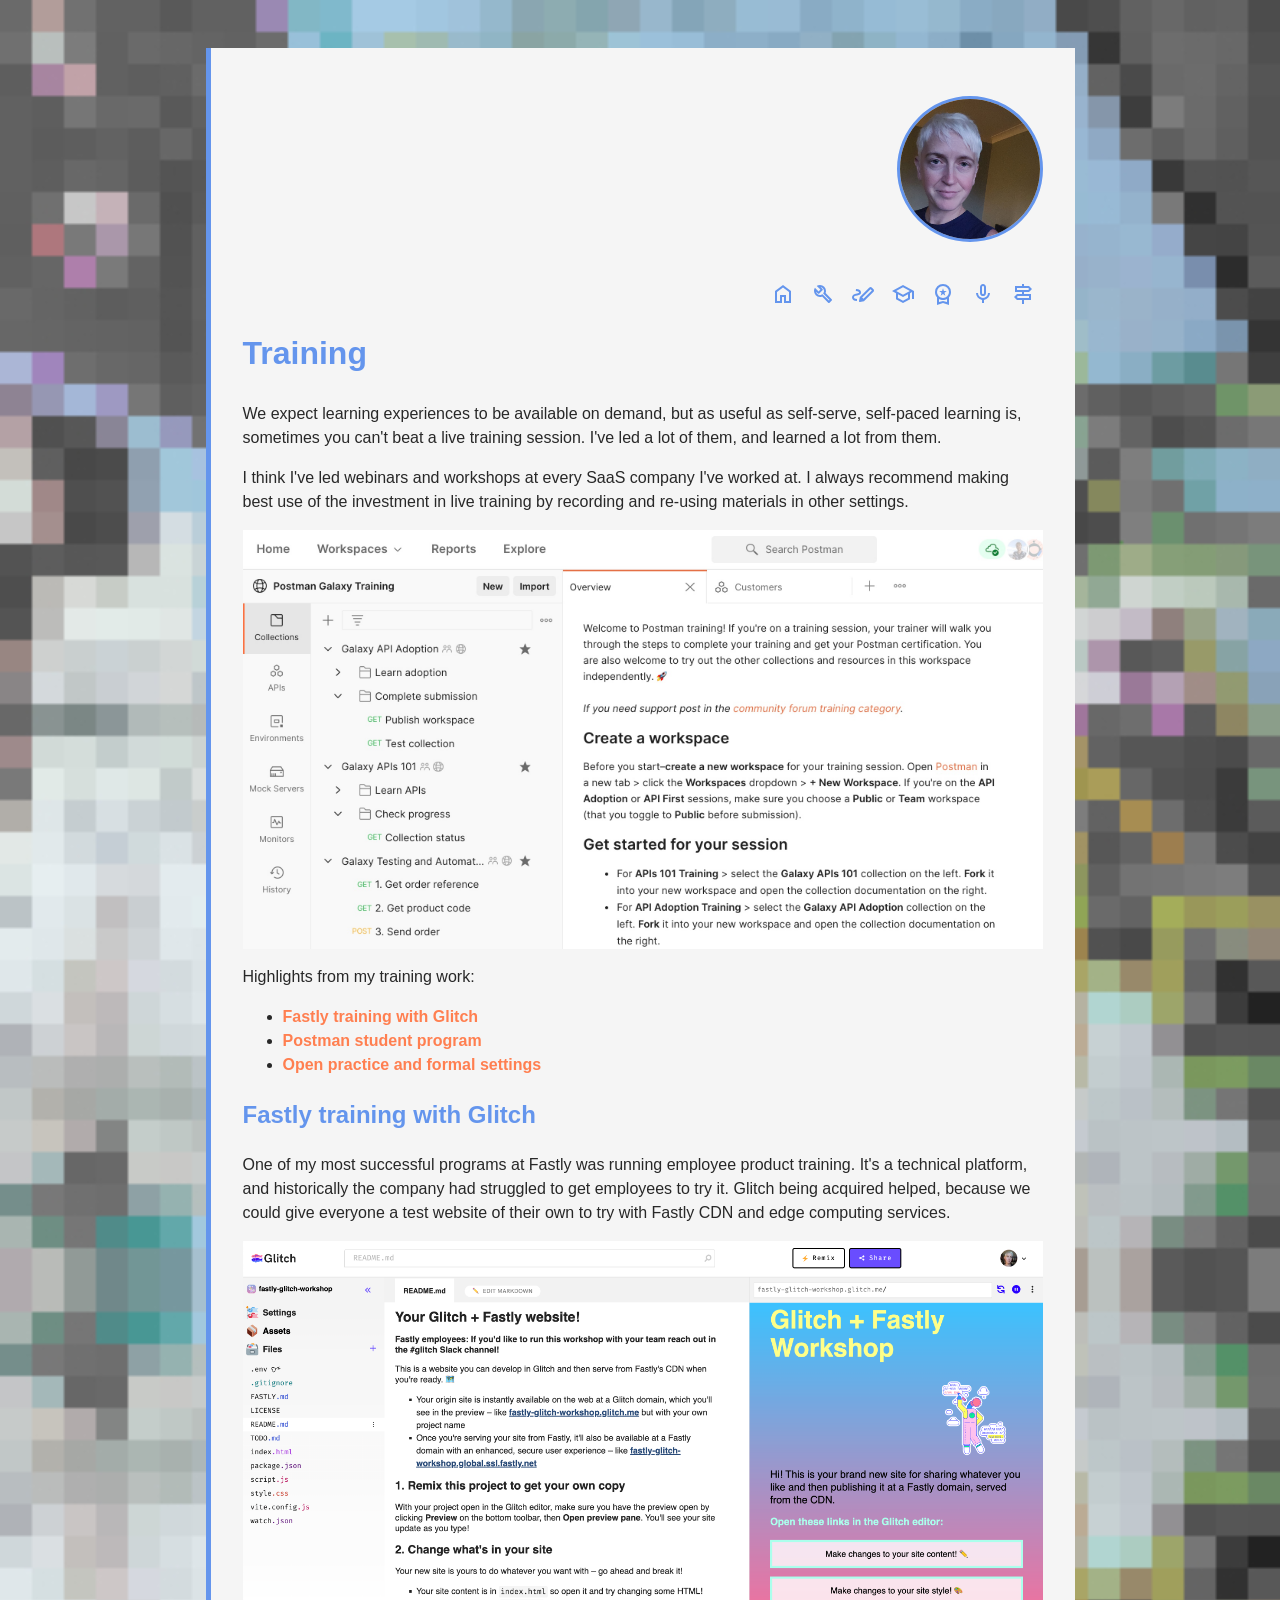
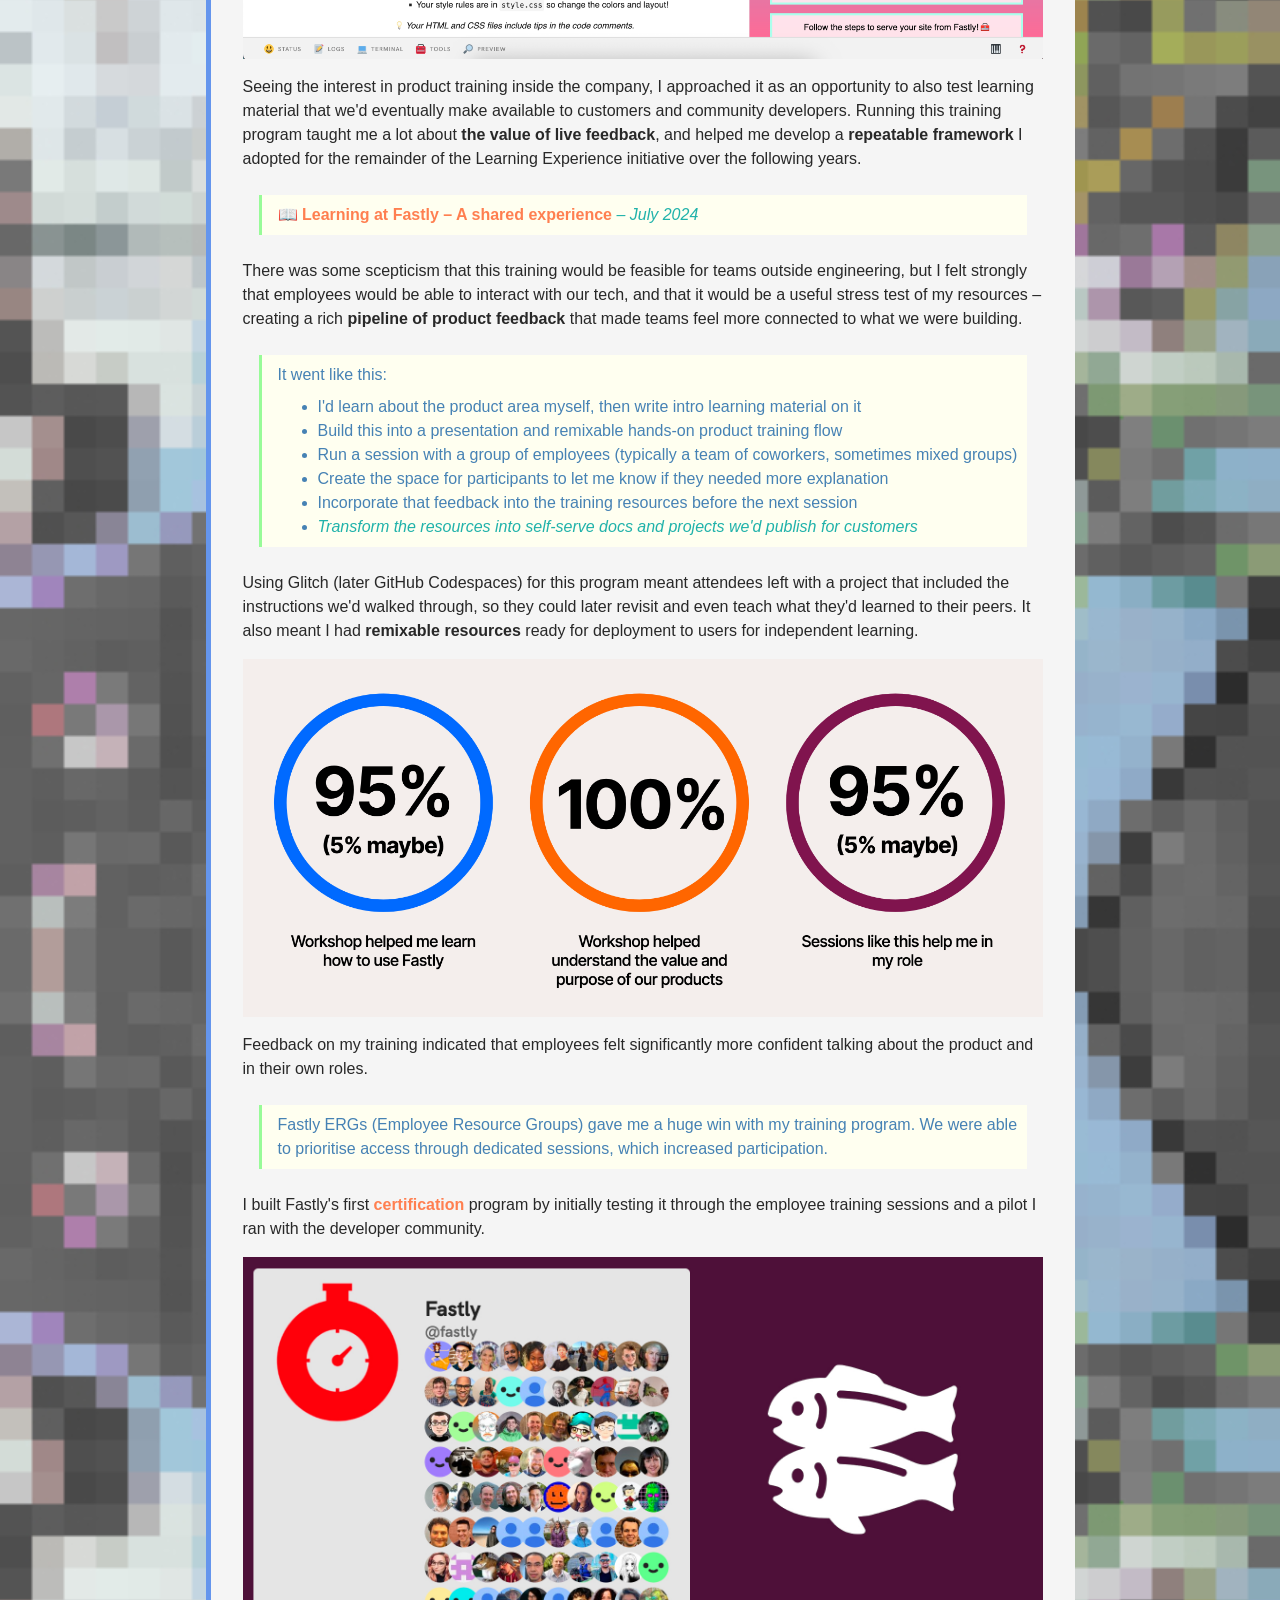
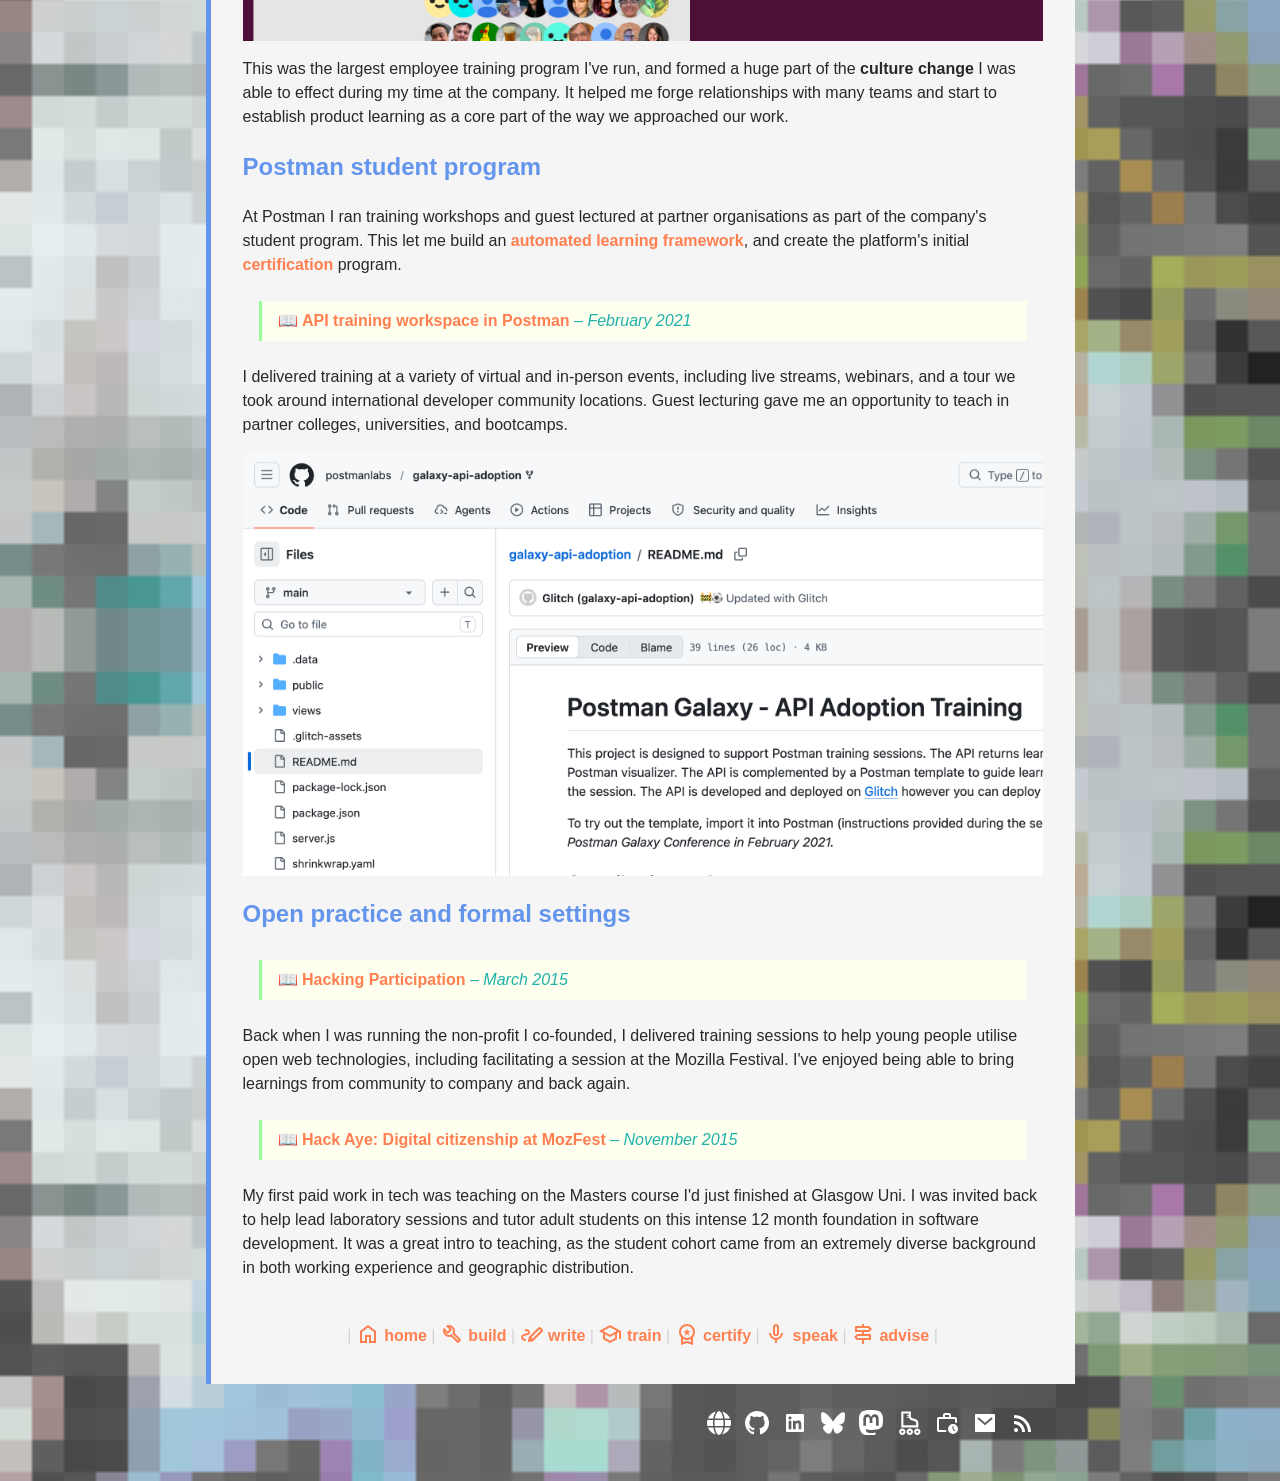
<file: docs/train.html>
<html lang="en">

<head>
    <title>Sue Smith</title>

    <meta charset="utf-8">
    <meta name="viewport" content="width=device-width, initial-scale=1">

    <meta property="og:image" content="https://www.buoyancies.com/buoymeta.jpg" />

    <meta property="og:title" content="Sue Smith – developer learning consultancy" />
    <meta property="og:description"
        content="I build software to help people learn developer skills and advise organisations on using learning to bring about change" />
    <meta name="description"
        content="I build software to help people learn developer skills and advise organisations on using learning to bring about change">

    <link rel="shortcut icon" href="infra.ico">
    <link rel="stylesheet" href="style.css">
</head>

<body>
    <main>
        <div class="wrapper">
            <div class="content">
                <div class="avatar-container">
                    <a href="/"><img src="sueblue.jpg" class="avatar" alt="Sue Smith"></a>
                </div>
                <div class="links">
                    <a href="/" title="home"><img src="index.svg"
                            alt="home" /></a><a href="build.html" title="build"><img src="build.svg"
                            alt="build" /></a><a href="write.html" title="write"><img src="write.svg"
                            alt="write" /></a><a href="train.html" title="train"><img src="train.svg"
                            alt="train" /></a><a href="certify.html" title="certify"><img src="certify.svg"
                            alt="certify" /></a><a href="speak.html" title="speak"><img src="speak.svg"
                            alt="speak" /></a><a href="advise.html" title="advise"><img src="advise.svg"
                            alt="advise" /></a>
                </div>
                <h1>Training</h1>

<p>We expect learning experiences to be available on demand, but as useful as self-serve, self-paced learning is, sometimes you can't beat a live training session. I've led a lot of them, and learned a lot from them.</p>

<p>I think I've led webinars and workshops at every SaaS company I've worked at. I always recommend making best use of the investment in live training by recording and re-using materials in other settings.</p>

<p><img alt="galaxy training" src="galaxytraining.jpg"/></p>

<p>Highlights from my training work:</p>

<ul><li><a href="#fastly-training-with-glitch">Fastly training with Glitch</a></li><li><a href="#postman-student-program">Postman student program</a></li><li><a href="#open-practice-and-formal-settings">Open practice and formal settings</a></li></ul>

<p><h2 id="fastly-training-with-glitch">Fastly training with Glitch</h2></p>

<p>One of my most successful programs at Fastly was running employee product training. It's a technical platform, and historically the company had struggled to get employees to try it. Glitch being acquired helped, because we could give everyone a test website of their own to try with Fastly CDN and edge computing services.</p>

<p><img alt="glitch and fastly project" src="glitchfastlyproject.png"/></p>

<p>Seeing the interest in product training inside the company, I approached it as an opportunity to also test learning material that we'd eventually make available to customers and community developers. Running this training program taught me a lot about <strong>the value of live feedback</strong>, and helped me develop a <strong>repeatable framework</strong> I adopted for the remainder of the Learning Experience initiative over the following years.</p>

<blockquote><p>📖 <a href="https://www.fastly.com/blog/learning-at-fastly-a-shared-experience">Learning at Fastly – A shared experience</a> <em>– July 2024</em></p></blockquote>

<p>There was some scepticism that this training would be feasible for teams outside engineering, but I felt strongly that employees would be able to interact with our tech, and that it would be a useful stress test of my resources – creating a rich <strong>pipeline of product feedback</strong> that made teams feel more connected to what we were building.</p>

<blockquote><p>It went like this:</p><ul><li>I'd learn about the product area myself, then write intro learning material on it</li><li>Build this into a presentation and remixable hands-on product training flow</li><li>Run a session with a group of employees (typically a team of coworkers, sometimes mixed groups)</li><li>Create the space for participants to let me know if they needed more explanation</li><li>Incorporate that feedback into the training resources before the next session</li><li><em>Transform the resources into self-serve docs and projects we'd publish for customers</em></li></ul></blockquote>

<p>Using Glitch (later GitHub Codespaces) for this program meant attendees left with a project that included the instructions we'd walked through, so they could later revisit and even teach what they'd learned to their peers. It also meant I had <strong>remixable resources</strong> ready for deployment to users for independent learning.</p>

<p><img alt="feedback" src="trainingfeedback.png"/></p>

<p>Feedback on my training indicated that employees felt significantly more confident talking about the product and in their own roles. </p>

<blockquote><p>Fastly ERGs (Employee Resource Groups) gave me a huge win with my training program. We were able to prioritise access through dedicated sessions, which increased participation. </p></blockquote>

<p>I built Fastly's first <a href="certify.html">certification</a> program by initially testing it through the employee training sessions and a pilot I ran with the developer community.</p>

<p><img alt="fastly team on glitch" src="fastly-team-glitch-fish.jpg"/></p>

<p>This was the largest employee training program I've run, and formed a huge part of the <strong>culture change</strong> I was able to effect during my time at the company. It helped me forge relationships with many teams and start to establish product learning as a core part of the way we approached our work.</p>

<p><h2 id="postman-student-program">Postman student program</h2></p>

<p>At Postman I ran training workshops and guest lectured at partner organisations as part of the company's student program. This let me build an <a href="build.html">automated learning framework</a>, and create the platform's initial <a href="certify.html">certification</a> program.</p>

<blockquote><p>📖 <a href="https://blog.postman.com/public-workspace-for-api-trainings-postman/">API training workspace in Postman</a> <em>– February 2021</em></p></blockquote>

<p>I delivered training at a variety of virtual and in-person events, including live streams, webinars, and a tour we took around international developer community locations. Guest lecturing gave me an opportunity to teach in partner colleges, universities, and bootcamps.</p>

<p><img alt="galaxy repo" src="galaxyrepo.png"/></p>

<p><h2 id="open-practice-and-formal-settings">Open practice and formal settings</h2></p>

<blockquote><p>📖 <a href="http://hackaye.com/news/hacking-participation/">Hacking Participation</a> <em>– March 2015</em></p></blockquote>

<p>Back when I was running the non-profit I co-founded, I delivered training sessions to help young people utilise open web technologies, including facilitating a session at the Mozilla Festival. I've enjoyed being able to bring learnings from community to company and back again.</p>

<blockquote><p>📖 <a href="http://hackaye.com/news/digital-citizenship-at-mozfest/">Hack Aye: Digital citizenship at MozFest</a> <em>– November 2015</em></p></blockquote>

<p>My first paid work in tech was teaching on the Masters course I'd just finished at Glasgow Uni. I was invited back to help lead laboratory sessions and tutor adult students on this intense 12 month foundation in software development. It was a great intro to teaching, as the student cohort came from an extremely diverse background in both working experience and geographic distribution.</p>
                <div class="foot-links"> |
                    <a href="/" title="home"><img src="index.svg"
                            alt="index" /> home</a>
                    |                     <a href="build.html" title="build"><img src="build.svg"
                            alt="build" /> build</a>
                    |                     <a href="write.html" title="write"><img src="write.svg"
                            alt="write" /> write</a>
                    |                     <a href="train.html" title="train"><img src="train.svg"
                            alt="train" /> train</a>
                    |                     <a href="certify.html" title="certify"><img src="certify.svg"
                            alt="certify" /> certify</a>
                    |                     <a href="speak.html" title="speak"><img src="speak.svg"
                            alt="speak" /> speak</a>
                    |                     <a href="advise.html" title="advise"><img src="advise.svg"
                            alt="advise" /> advise</a>
                    | 
                </div>
            </div>

        </div>

        <footer>
            <div class="social-icons">
                <a aria-label="Sue links" title="Sue links" href="https://www.suesmith.dev">
                    <svg class="social-profile-icon" xmlns="http://www.w3.org/2000/svg" viewBox="0 0 512 512">
                        <path
                            d="M352 256C352 278.2 350.8 299.6 348.7 320H163.3C161.2 299.6 159.1 278.2 159.1 256C159.1 233.8 161.2 212.4 163.3 192H348.7C350.8 212.4 352 233.8 352 256zM503.9 192C509.2 212.5 512 233.9 512 256C512 278.1 509.2 299.5 503.9 320H380.8C382.9 299.4 384 277.1 384 256C384 234 382.9 212.6 380.8 192H503.9zM493.4 160H376.7C366.7 96.14 346.9 42.62 321.4 8.442C399.8 29.09 463.4 85.94 493.4 160zM344.3 160H167.7C173.8 123.6 183.2 91.38 194.7 65.35C205.2 41.74 216.9 24.61 228.2 13.81C239.4 3.178 248.7 0 256 0C263.3 0 272.6 3.178 283.8 13.81C295.1 24.61 306.8 41.74 317.3 65.35C328.8 91.38 338.2 123.6 344.3 160H344.3zM18.61 160C48.59 85.94 112.2 29.09 190.6 8.442C165.1 42.62 145.3 96.14 135.3 160H18.61zM131.2 192C129.1 212.6 127.1 234 127.1 256C127.1 277.1 129.1 299.4 131.2 320H8.065C2.8 299.5 0 278.1 0 256C0 233.9 2.8 212.5 8.065 192H131.2zM194.7 446.6C183.2 420.6 173.8 388.4 167.7 352H344.3C338.2 388.4 328.8 420.6 317.3 446.6C306.8 470.3 295.1 487.4 283.8 498.2C272.6 508.8 263.3 512 255.1 512C248.7 512 239.4 508.8 228.2 498.2C216.9 487.4 205.2 470.3 194.7 446.6H194.7zM190.6 503.6C112.2 482.9 48.59 426.1 18.61 352H135.3C145.3 415.9 165.1 469.4 190.6 503.6V503.6zM321.4 503.6C346.9 469.4 366.7 415.9 376.7 352H493.4C463.4 426.1 399.8 482.9 321.4 503.6V503.6z"
                            fill="cornflowerblue"></path>
                    </svg>
                </a>
                <a aria-label="Sue on GitHub" title="Sue on GitHub" href="https://github.com/suesmith">
                    <svg class="social-profile-icon" viewBox="0 0 20 20" fill="none" xmlns="http://www.w3.org/2000/svg">
                        <path fill-rule="evenodd" clip-rule="evenodd"
                            d="M10.026 0C4.517 0 0.052002 4.465 0.052002 9.974C0.052002 14.38 2.909 18.119 6.873 19.439C7.372 19.529 7.552 19.222 7.552 18.958C7.552 18.721 7.544 18.093 7.541 17.262C4.766 17.864 4.18 15.924 4.18 15.924C3.728 14.772 3.073 14.465 3.073 14.465C2.168 13.846 3.142 13.86 3.142 13.86C4.144 13.93 4.669 14.888 4.669 14.888C5.559 16.412 7.005 15.972 7.571 15.717C7.662 15.072 7.922 14.632 8.206 14.383C5.992 14.132 3.664 13.276 3.664 9.453C3.664 8.366 4.053 7.474 4.688 6.778C4.587 6.525 4.242 5.51 4.787 4.138C4.787 4.138 5.624 3.869 7.529 5.159C8.327 4.938 9.178 4.827 10.025 4.823C10.874 4.827 11.726 4.938 12.521 5.159C14.427 3.868 15.263 4.138 15.263 4.138C15.808 5.51 15.466 6.525 15.362 6.778C16.002 7.474 16.386 8.365 16.386 9.453C16.386 13.286 14.056 14.128 11.834 14.375C12.189 14.683 12.509 15.291 12.509 16.221C12.509 17.555 12.497 18.631 12.497 18.958C12.497 19.225 12.675 19.535 13.184 19.437C17.146 18.115 20 14.379 20 9.974C20 4.465 15.535 0 10.026 0Z"
                            fill="cornflowerblue"></path>
                    </svg>
                </a>
                <a aria-label="Sue on LinkedIn" title="Sue on LinkedIn"
                    href="https://www.linkedin.com/in/sue-smith-benormal/">
                    <svg class="social-profile-icon" viewBox="0 0 24 24" fill="none" xmlns="http://www.w3.org/2000/svg">
                        <path
                            d="M18.335 18.339H15.67V14.162C15.67 13.166 15.65 11.884 14.28 11.884C12.891 11.884 12.679 12.968 12.679 14.089V18.339H10.013V9.75H12.573V10.92H12.608C12.966 10.246 13.836 9.533 15.136 9.533C17.836 9.533 18.336 11.311 18.336 13.624V18.339H18.335ZM7.003 8.575C6.79956 8.57526 6.59806 8.53537 6.41006 8.45761C6.22207 8.37984 6.05127 8.26574 5.90746 8.12184C5.76365 7.97793 5.64965 7.80706 5.57201 7.61901C5.49437 7.43097 5.4546 7.22944 5.455 7.026C5.4552 6.71983 5.54618 6.4206 5.71644 6.16615C5.8867 5.91169 6.12859 5.71343 6.41153 5.59645C6.69447 5.47947 7.00574 5.44902 7.30598 5.50894C7.60622 5.56886 7.88196 5.71648 8.09831 5.93311C8.31466 6.14974 8.46191 6.42566 8.52145 6.72598C8.58099 7.0263 8.55013 7.33753 8.43278 7.62032C8.31543 7.9031 8.11687 8.14474 7.86219 8.31467C7.60751 8.4846 7.30817 8.5752 7.002 8.575H7.003ZM8.339 18.339H5.666V9.75H8.34V18.339H8.339ZM19.67 3H4.329C3.593 3 3 3.58 3 4.297V19.703C3 20.42 3.594 21 4.328 21H19.666C20.4 21 21 20.42 21 19.703V4.297C21 3.58 20.4 3 19.666 3H19.669H19.67Z"
                            fill="cornflowerblue"></path>
                    </svg>
                </a><!--
                <a aria-label="Sue on Dev.to" title="Sue on Dev.to" href="https://dev.to/suesmith">
                    <svg class="social-profile-icon" viewBox="0 32 447.99999999999994 448"
                        xmlns="http://www.w3.org/2000/svg">
                        <path
                            d="M120.12 208.29c-3.88-2.9-7.77-4.35-11.65-4.35H91.03v104.47h17.45c3.88 0 7.77-1.45 11.65-4.35s5.82-7.25 5.82-13.06v-69.65c-.01-5.8-1.96-10.16-5.83-13.06zM404.1 32H43.9C19.7 32 .06 51.59 0 75.8v360.4C.06 460.41 19.7 480 43.9 480h360.2c24.21 0 43.84-19.59 43.9-43.8V75.8c-.06-24.21-19.7-43.8-43.9-43.8zM154.2 291.19c0 18.81-11.61 47.31-48.36 47.25h-46.4V172.98h47.38c35.44 0 47.36 28.46 47.37 47.28zm100.68-88.66H201.6v38.42h32.57v29.57H201.6v38.41h53.29v29.57h-62.18c-11.16.29-20.44-8.53-20.72-19.69V193.7c-.27-11.15 8.56-20.41 19.71-20.69h63.19zm103.64 115.29c-13.2 30.75-36.85 24.63-47.44 0l-38.53-144.8h32.57l29.71 113.72 29.57-113.72h32.58z">
                        </path>
                    </svg>
                </a>-->
                <a href="https://bsky.app/profile/suesmith.lol" aria-label="Sue on Bluesky" title="Sue on Bluesky">
                    <svg class="social-profile-icon" viewBox="0 0 24 24" xmlns="http://www.w3.org/2000/svg" fill="none">
                        <path fill="cornflowerblue"
                            d="M12 10.8c-1.087-2.114-4.046-6.053-6.798-7.995C2.566.944 1.561 1.266.902 1.565C.139 1.908 0 3.08 0 3.768c0 .69.378 5.65.624 6.479c.815 2.736 3.713 3.66 6.383 3.364q.204-.03.415-.056q-.207.033-.415.056c-3.912.58-7.387 2.005-2.83 7.078c5.013 5.19 6.87-1.113 7.823-4.308c.953 3.195 2.05 9.271 7.733 4.308c4.267-4.308 1.172-6.498-2.74-7.078a9 9 0 0 1-.415-.056q.21.026.415.056c2.67.297 5.568-.628 6.383-3.364c.246-.828.624-5.79.624-6.478c0-.69-.139-1.861-.902-2.206c-.659-.298-1.664-.62-4.3 1.24C16.046 4.748 13.087 8.687 12 10.8">
                        </path>
                    </svg>
                </a>
                <a aria-label="Sue on Mastodon" title="Sue on Mastodon" href="https://glasgow.social/@sue" tabindex="-1"
                    rel="me">
                    <svg class="social-profile-icon" xmlns="http://www.w3.org/2000/svg" viewBox="0 0 216.4144 232.00976"
                        tabindex="0" focusable="true">
                        <path
                            d="M107.86523 0C78.203984.2425 49.672422 3.4535937 33.044922 11.089844c0 0-32.97656262 14.752031-32.97656262 65.082031 0 11.525-.224375 25.306175.140625 39.919925 1.19750002 49.22 9.02375002 97.72843 54.53124962 109.77343 20.9825 5.55375 38.99711 6.71547 53.505856 5.91797 26.31125-1.45875 41.08203-9.38867 41.08203-9.38867l-.86914-19.08984s-18.80171 5.92758-39.91796 5.20508c-20.921254-.7175-43.006879-2.25516-46.390629-27.94141-.3125-2.25625-.46875-4.66938-.46875-7.20313 0 0 20.536953 5.0204 46.564449 6.21289 15.915.73001 30.8393-.93343 45.99805-2.74218 29.07-3.47125 54.38125-21.3818 57.5625-37.74805 5.0125-25.78125 4.59961-62.916015 4.59961-62.916015 0-50.33-32.97461-65.082031-32.97461-65.082031C166.80539 3.4535938 138.255.2425 108.59375 0h-.72852zM74.296875 39.326172c12.355 0 21.710234 4.749297 27.896485 14.248047l6.01367 10.080078 6.01563-10.080078c6.185-9.49875 15.54023-14.248047 27.89648-14.248047 10.6775 0 19.28156 3.753672 25.85156 11.076172 6.36875 7.3225 9.53907 17.218828 9.53907 29.673828v60.941408h-24.14454V81.869141c0-12.46875-5.24453-18.798829-15.73828-18.798829-11.6025 0-17.41797 7.508516-17.41797 22.353516v32.375002H96.207031V85.423828c0-14.845-5.815468-22.353515-17.417969-22.353516-10.49375 0-15.740234 6.330079-15.740234 18.798829v59.148439H38.904297V80.076172c0-12.455 3.171016-22.351328 9.541015-29.673828 6.568751-7.3225 15.172813-11.076172 25.851563-11.076172z"
                            fill="cornflowerblue"></path>
                    </svg>
                </a>

                <a aria-label="Randan" title="Randan tool" href="https://www.randan.dev">
          <svg class="social-profile-icon"  xmlns="http://www.w3.org/2000/svg" width="30px" viewBox="0 -1350 900 1340"><path d="M160-320v-600h360v180q0 27 16.5 49t42.5 29l105 29q51 14 83.5 56.5T800-480v160H160Zm80-80h480v-80q0-27-16.5-47.5T661-556l-105-30q-36-11-63-35.5T452-680h-72q-8 0-14-6t-6-14q0-8 6-14t14-6h64q-2-12-2.5-20t-1.5-20h-60q-8 0-14-6t-6-14q0-8 6-14t14-6h60v-40H240v440Zm0 0ZM200-40q-50 0-85-35t-35-85q0-50 35-85t85-35q50 0 85 35t35 85q0 50-35 85t-85 35Zm0-80q17 0 28.5-11.5T240-160q0-17-11.5-28.5T200-200q-17 0-28.5 11.5T160-160q0 17 11.5 28.5T200-120Zm560 80q-50 0-85-35t-35-85q0-50 35-85t85-35q50 0 85 35t35 85q0 50-35 85t-85 35Zm0-80q17 0 28.5-11.5T800-160q0-17-11.5-28.5T760-200q-17 0-28.5 11.5T720-160q0 17 11.5 28.5T760-120ZM480-40q-50 0-85-35t-35-85q0-50 35-85t85-35q50 0 85 35t35 85q0 50-35 85t-85 35Zm0-80q17 0 28.5-11.5T520-160q0-17-11.5-28.5T480-200q-17 0-28.5 11.5T440-160q0 17 11.5 28.5T480-120Zm-280-40Zm280 0Zm280 0Z"  fill="white"/></svg>
          </a>
                <a aria-label="Sue Resume" title="Sue resume" href="https://www.benormal.info" tabindex="-1">
                    <svg class="social-profile-icon" xmlns="http://www.w3.org/2000/svg" viewBox="0 -960 960 960">
                        <path
                            d="M160-200v-440 440-15 15Zm0 80q-33 0-56.5-23.5T80-200v-440q0-33 23.5-56.5T160-720h160v-80q0-33 23.5-56.5T400-880h160q33 0 56.5 23.5T640-800v80h160q33 0 56.5 23.5T880-640v171q-18-13-38-22.5T800-508v-132H160v440h283q3 21 9 41t15 39H160Zm240-600h160v-80H400v80ZM578.5-98.5Q520-157 520-240t58.5-141.5Q637-440 720-440t141.5 58.5Q920-323 920-240T861.5-98.5Q803-40 720-40T578.5-98.5ZM740-248v-112h-40v128l86 86 28-28-74-74Z" />
                    </svg>
                </a>
                <a aria-label="Send Sue an email" title="Send Sue an email" href="mailto:suesmithglasgow@gmail.com">
                    <svg class="social-profile-icon" viewBox="0 0 24 24" fill="none" xmlns="http://www.w3.org/2000/svg">
                        <path
                            d="M3 3H21C21.2652 3 21.5196 3.10536 21.7071 3.29289C21.8946 3.48043 22 3.73478 22 4V20C22 20.2652 21.8946 20.5196 21.7071 20.7071C21.5196 20.8946 21.2652 21 21 21H3C2.73478 21 2.48043 20.8946 2.29289 20.7071C2.10536 20.5196 2 20.2652 2 20V4C2 3.73478 2.10536 3.48043 2.29289 3.29289C2.48043 3.10536 2.73478 3 3 3ZM12.06 11.683L5.648 6.238L4.353 7.762L12.073 14.317L19.654 7.757L18.346 6.244L12.061 11.683H12.06Z"
                            fill="black"></path>
                    </svg>
                </a>
                <a aria-label="Sue Blog" title="Sue Blog" href="https://www.sue.codes">

                    <svg class="social-profile-icon" xmlns="http://www.w3.org/2000/svg" viewBox="0 -960 960 960">
                        <path
                            d="M143.5-143.5Q120-167 120-200t23.5-56.5Q167-280 200-280t56.5 23.5Q280-233 280-200t-23.5 56.5Q233-120 200-120t-56.5-23.5ZM680-120q0-117-44-218.5T516-516q-76-76-177.5-120T120-680v-120q142 0 265 53t216 146q93 93 146 216t53 265H680Zm-240 0q0-67-25-124.5T346-346q-44-44-101.5-69T120-440v-120q92 0 171.5 34.5T431-431q60 60 94.5 139.5T560-120H440Z" />
                    </svg>
                </a>
            </div>
        </footer>
    </main>
</body>

</html>
</file>
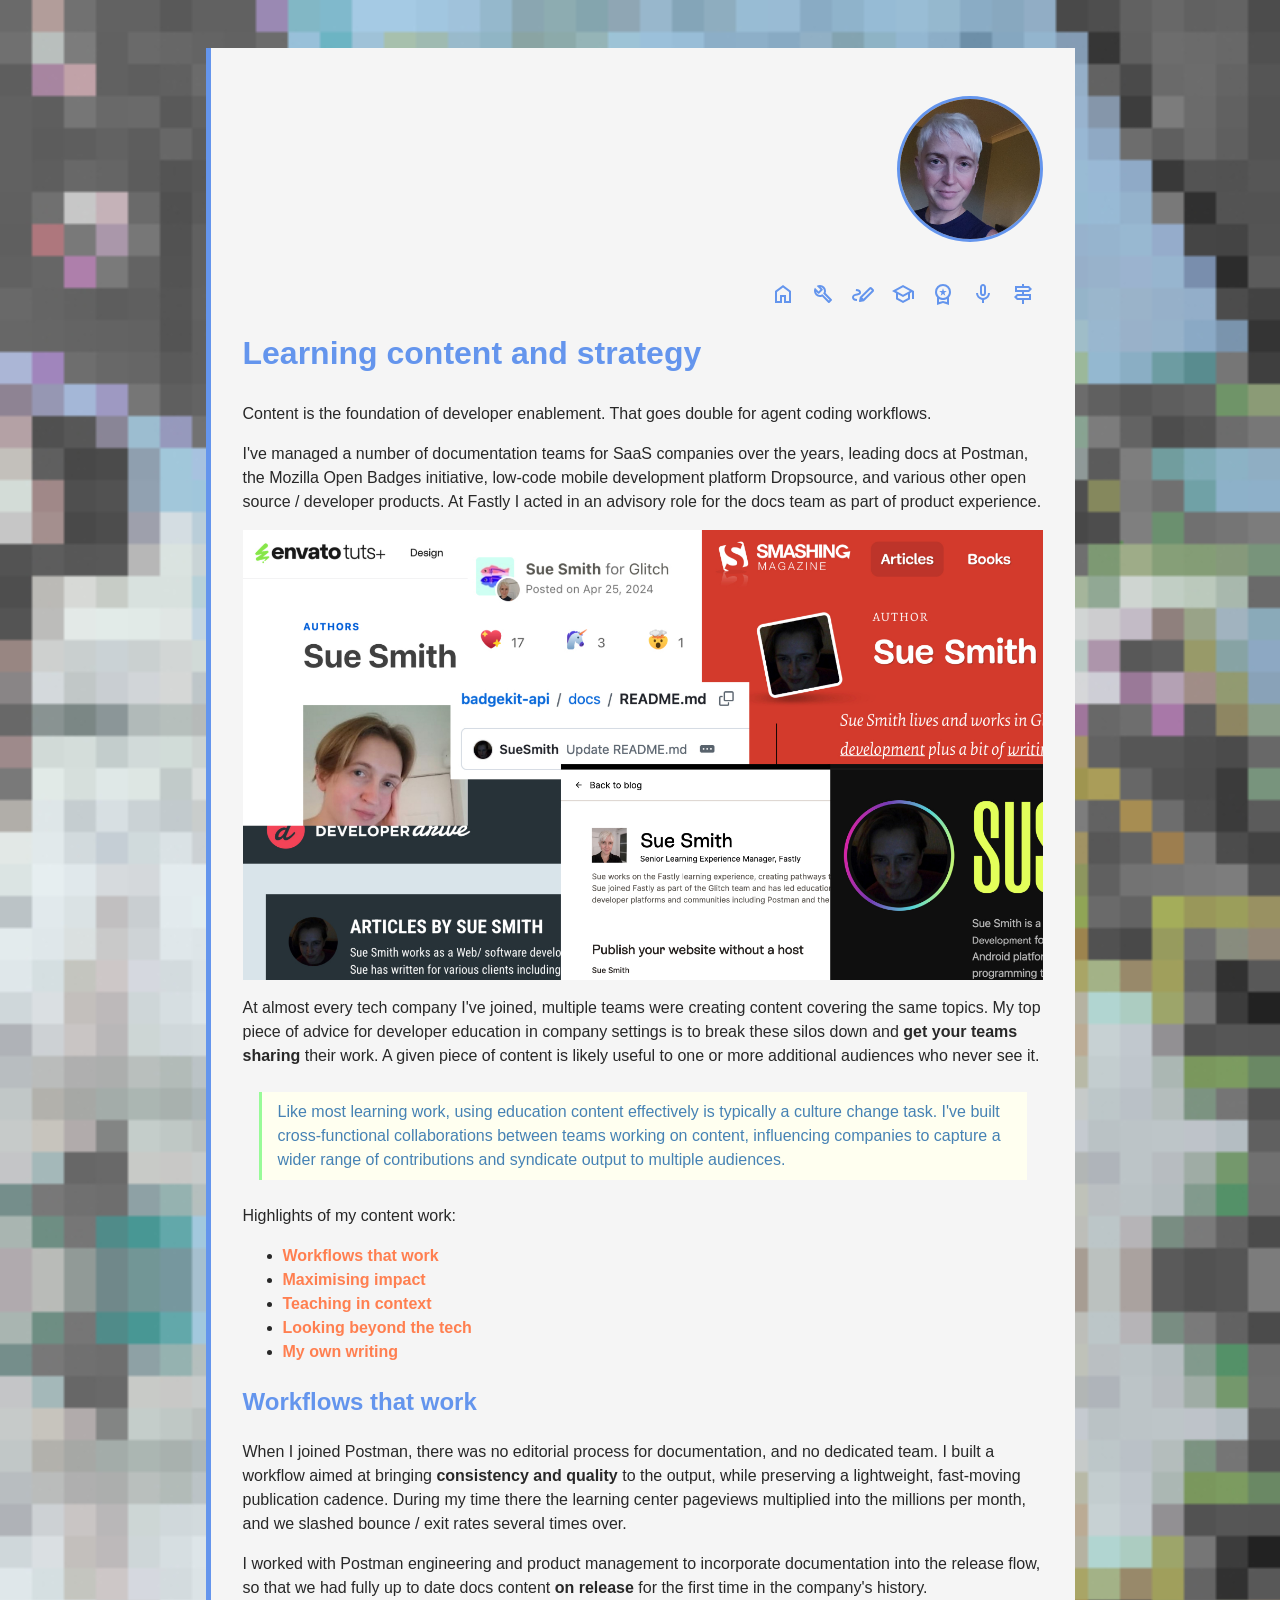
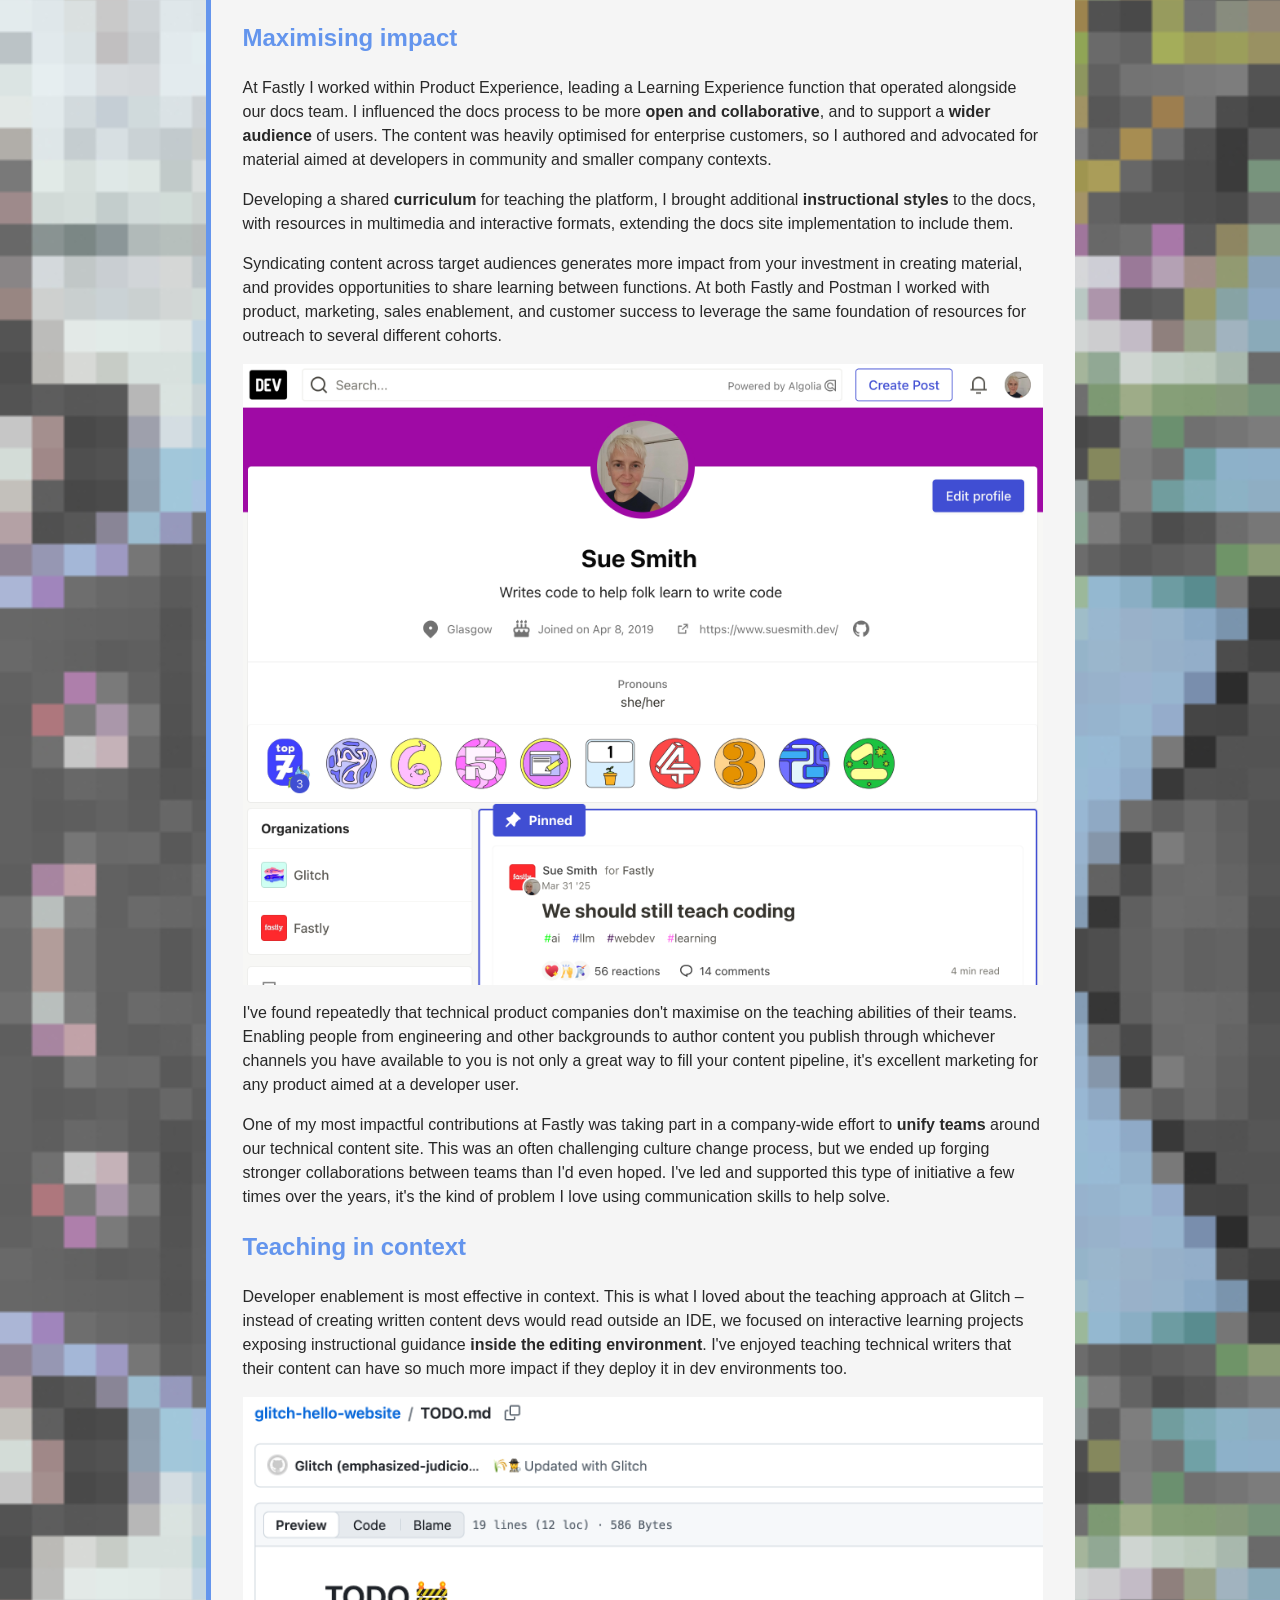
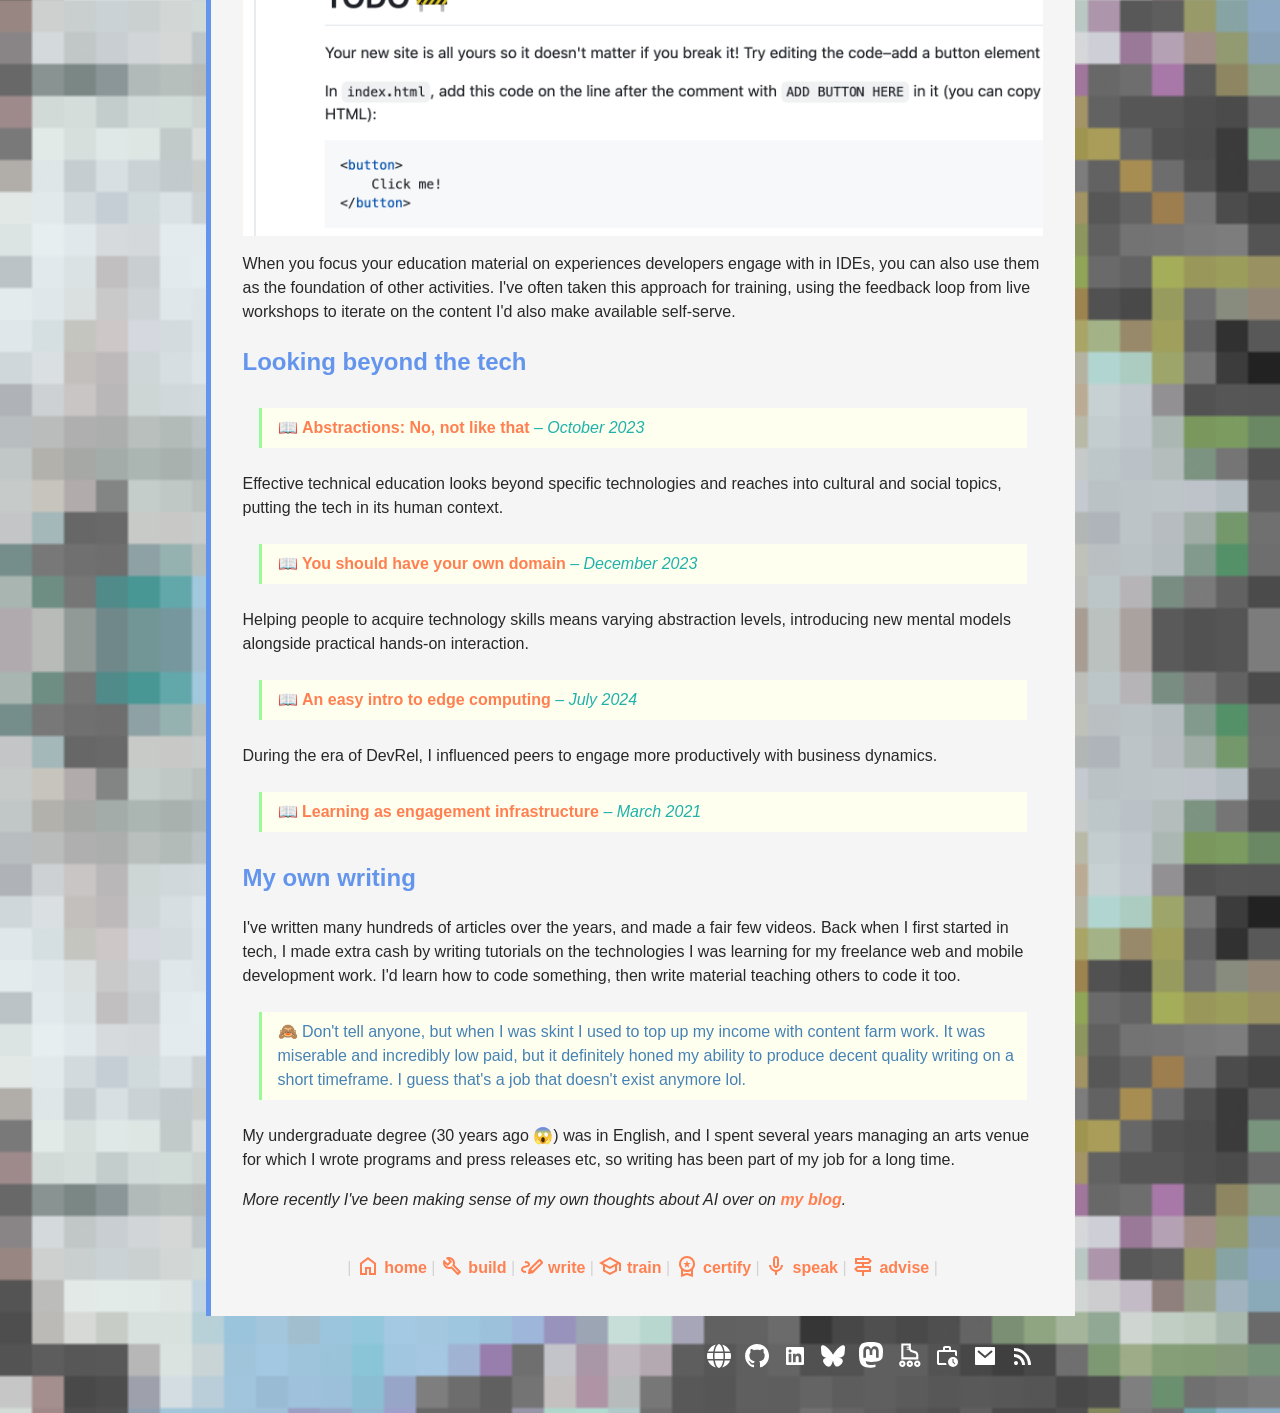
<file: docs/write.html>
<html lang="en">

<head>
    <title>Sue Smith</title>

    <meta charset="utf-8">
    <meta name="viewport" content="width=device-width, initial-scale=1">

    <meta property="og:image" content="https://www.buoyancies.com/buoymeta.jpg" />

    <meta property="og:title" content="Sue Smith – developer learning consultancy" />
    <meta property="og:description"
        content="I build software to help people learn developer skills and advise organisations on using learning to bring about change" />
    <meta name="description"
        content="I build software to help people learn developer skills and advise organisations on using learning to bring about change">

    <link rel="shortcut icon" href="infra.ico">
    <link rel="stylesheet" href="style.css">
</head>

<body>
    <main>
        <div class="wrapper">
            <div class="content">
                <div class="avatar-container">
                    <a href="/"><img src="sueblue.jpg" class="avatar" alt="Sue Smith"></a>
                </div>
                <div class="links">
                    <a href="/" title="home"><img src="index.svg"
                            alt="home" /></a><a href="build.html" title="build"><img src="build.svg"
                            alt="build" /></a><a href="write.html" title="write"><img src="write.svg"
                            alt="write" /></a><a href="train.html" title="train"><img src="train.svg"
                            alt="train" /></a><a href="certify.html" title="certify"><img src="certify.svg"
                            alt="certify" /></a><a href="speak.html" title="speak"><img src="speak.svg"
                            alt="speak" /></a><a href="advise.html" title="advise"><img src="advise.svg"
                            alt="advise" /></a>
                </div>
                <h1>Learning content and strategy</h1>

<p>Content is the foundation of developer enablement. That goes double for agent coding workflows.</p>

<p>I've managed a number of documentation teams for SaaS companies over the years, leading docs at Postman, the Mozilla Open Badges initiative, low-code mobile development platform Dropsource, and various other open source / developer products. At Fastly I acted in an advisory role for the docs team as part of product experience.</p>

<p><img alt="so many articles" src="writing.jpg"/></p>

<p>At almost every tech company I've joined, multiple teams were creating content covering the same topics. My top piece of advice for developer education in company settings is to break these silos down and <strong>get your teams sharing</strong> their work. A given piece of content is likely useful to one or more additional audiences who never see it. </p>

<blockquote><p>Like most learning work, using education content effectively is typically a culture change task. I've built cross-functional collaborations between teams working on content, influencing companies to capture a wider range of contributions and syndicate output to multiple audiences.</p></blockquote>

<p>Highlights of my content work:</p>

<ul><li><a href="#workflows-that-work">Workflows that work</a></li><li><a href="#maximising-impact">Maximising impact</a></li><li><a href="#teaching-in-context">Teaching in context</a></li><li><a href="#looking-beyond-the-tech">Looking beyond the tech</a></li><li><a href="#my-own-writing">My own writing</a></li></ul>

<p><h2 id="workflows-that-work">Workflows that work</h2></p>

<p>When I joined Postman, there was no editorial process for documentation, and no dedicated team. I built a workflow aimed at bringing <strong>consistency and quality</strong> to the output, while preserving a lightweight, fast-moving publication cadence. During my time there the learning center pageviews multiplied into the millions per month, and we slashed bounce / exit rates several times over.</p>

<p>I worked with Postman engineering and product management to incorporate documentation into the release flow, so that we had fully up to date docs content <strong>on release</strong> for the first time in the company's history.</p>

<p><h2 id="maximising-impact">Maximising impact</h2></p>

<p>At Fastly I worked within Product Experience, leading a Learning Experience function that operated alongside our docs team. I influenced the docs process to be more <strong>open and collaborative</strong>, and to support a <strong>wider audience</strong> of users. The content was heavily optimised for enterprise customers, so I authored and advocated for material aimed at developers in community and smaller company contexts. </p>

<p>Developing a shared <strong>curriculum</strong> for teaching the platform, I brought additional <strong>instructional styles</strong> to the docs, with resources in multimedia and interactive formats, extending the docs site implementation to include them.</p>

<p>Syndicating content across target audiences generates more impact from your investment in creating material, and provides opportunities to share learning between functions. At both Fastly and Postman I worked with product, marketing, sales enablement, and customer success to leverage the same foundation of resources for outreach to several different cohorts.</p>

<p><img alt="dev.to posts" src="devto.png"/></p>

<p>I've found repeatedly that technical product companies don't maximise on the teaching abilities of their teams. Enabling people from engineering and other backgrounds to author content you publish through whichever channels you have available to you is not only a great way to fill your content pipeline, it's excellent marketing for any product aimed at a developer user.</p>

<p>One of my most impactful contributions at Fastly was taking part in a company-wide effort to <strong>unify teams</strong> around our technical content site. This was an often challenging culture change process, but we ended up forging stronger collaborations between teams than I'd even hoped. I've led and supported this type of initiative a few times over the years, it's the kind of problem I love using communication skills to help solve.</p>

<p><h2 id="teaching-in-context">Teaching in context</h2></p>

<p>Developer enablement is most effective in context. This is what I loved about the teaching approach at Glitch – instead of creating written content devs would read outside an IDE, we focused on interactive learning projects exposing instructional guidance <strong>inside the editing environment</strong>. I've enjoyed teaching technical writers that their content can have so much more impact if they deploy it in dev environments too.</p>

<p><img alt="todo content" src="todocontent.png"/></p>

<p>When you focus your education material on experiences developers engage with in IDEs, you can also use them as the foundation of other activities. I've often taken this approach for training, using the feedback loop from live workshops to iterate on the content I'd also make available self-serve.</p>

<p><h2 id="looking-beyond-the-tech">Looking beyond the tech</h2></p>

<blockquote><p>📖 <a href="https://dev.to/suesmith/abstractions-no-not-like-that-3pl3">Abstractions: No, not like that</a> <em>– October 2023</em></p></blockquote>

<p>Effective technical education looks beyond specific technologies and reaches into cultural and social topics, putting the tech in its human context.</p>

<blockquote><p>📖 <a href="https://dev.to/fastly/you-should-have-your-own-domain-23mp">You should have your own domain</a> <em>– December 2023</em></p></blockquote>

<p>Helping people to acquire technology skills means varying abstraction levels, introducing new mental models alongside practical hands-on interaction.</p>

<blockquote><p>📖 <a href="https://dev.to/fastly/an-easy-intro-to-edge-computing-3ced">An easy intro to edge computing</a> <em>– July 2024</em></p></blockquote>

<p>During the era of DevRel, I influenced peers to engage more productively with business dynamics.</p>

<blockquote><p>📖 <a href="https://dev.to/suesmith/learning-as-engagement-infrastructure-314c">Learning as engagement infrastructure</a> <em>– March 2021</em></p></blockquote>

<p><h2 id="my-own-writing">My own writing</h2></p>

<p>I've written many hundreds of articles over the years, and made a fair few videos. Back when I first started in tech, I made extra cash by writing tutorials on the technologies I was learning for my freelance web and mobile development work. I'd learn how to code something, then write material teaching others to code it too.</p>

<blockquote><p>🙈 Don't tell anyone, but when I was skint I used to top up my income with content farm work. It was miserable and incredibly low paid, but it definitely honed my ability to produce decent quality writing on a short timeframe. I guess that's a job that doesn't exist anymore lol.</p></blockquote>

<p>My undergraduate degree (30 years ago 😱) was in English, and I spent several years managing an arts venue for which I wrote programs and press releases etc, so writing has been part of my job for a long time. </p>

<p><em>More recently I've been making sense of my own thoughts about AI over on <a href="https://www.sue.codes">my blog</a>.</em></p>
                <div class="foot-links"> |
                    <a href="/" title="home"><img src="index.svg"
                            alt="index" /> home</a>
                    |                     <a href="build.html" title="build"><img src="build.svg"
                            alt="build" /> build</a>
                    |                     <a href="write.html" title="write"><img src="write.svg"
                            alt="write" /> write</a>
                    |                     <a href="train.html" title="train"><img src="train.svg"
                            alt="train" /> train</a>
                    |                     <a href="certify.html" title="certify"><img src="certify.svg"
                            alt="certify" /> certify</a>
                    |                     <a href="speak.html" title="speak"><img src="speak.svg"
                            alt="speak" /> speak</a>
                    |                     <a href="advise.html" title="advise"><img src="advise.svg"
                            alt="advise" /> advise</a>
                    | 
                </div>
            </div>

        </div>

        <footer>
            <div class="social-icons">
                <a aria-label="Sue links" title="Sue links" href="https://www.suesmith.dev">
                    <svg class="social-profile-icon" xmlns="http://www.w3.org/2000/svg" viewBox="0 0 512 512">
                        <path
                            d="M352 256C352 278.2 350.8 299.6 348.7 320H163.3C161.2 299.6 159.1 278.2 159.1 256C159.1 233.8 161.2 212.4 163.3 192H348.7C350.8 212.4 352 233.8 352 256zM503.9 192C509.2 212.5 512 233.9 512 256C512 278.1 509.2 299.5 503.9 320H380.8C382.9 299.4 384 277.1 384 256C384 234 382.9 212.6 380.8 192H503.9zM493.4 160H376.7C366.7 96.14 346.9 42.62 321.4 8.442C399.8 29.09 463.4 85.94 493.4 160zM344.3 160H167.7C173.8 123.6 183.2 91.38 194.7 65.35C205.2 41.74 216.9 24.61 228.2 13.81C239.4 3.178 248.7 0 256 0C263.3 0 272.6 3.178 283.8 13.81C295.1 24.61 306.8 41.74 317.3 65.35C328.8 91.38 338.2 123.6 344.3 160H344.3zM18.61 160C48.59 85.94 112.2 29.09 190.6 8.442C165.1 42.62 145.3 96.14 135.3 160H18.61zM131.2 192C129.1 212.6 127.1 234 127.1 256C127.1 277.1 129.1 299.4 131.2 320H8.065C2.8 299.5 0 278.1 0 256C0 233.9 2.8 212.5 8.065 192H131.2zM194.7 446.6C183.2 420.6 173.8 388.4 167.7 352H344.3C338.2 388.4 328.8 420.6 317.3 446.6C306.8 470.3 295.1 487.4 283.8 498.2C272.6 508.8 263.3 512 255.1 512C248.7 512 239.4 508.8 228.2 498.2C216.9 487.4 205.2 470.3 194.7 446.6H194.7zM190.6 503.6C112.2 482.9 48.59 426.1 18.61 352H135.3C145.3 415.9 165.1 469.4 190.6 503.6V503.6zM321.4 503.6C346.9 469.4 366.7 415.9 376.7 352H493.4C463.4 426.1 399.8 482.9 321.4 503.6V503.6z"
                            fill="cornflowerblue"></path>
                    </svg>
                </a>
                <a aria-label="Sue on GitHub" title="Sue on GitHub" href="https://github.com/suesmith">
                    <svg class="social-profile-icon" viewBox="0 0 20 20" fill="none" xmlns="http://www.w3.org/2000/svg">
                        <path fill-rule="evenodd" clip-rule="evenodd"
                            d="M10.026 0C4.517 0 0.052002 4.465 0.052002 9.974C0.052002 14.38 2.909 18.119 6.873 19.439C7.372 19.529 7.552 19.222 7.552 18.958C7.552 18.721 7.544 18.093 7.541 17.262C4.766 17.864 4.18 15.924 4.18 15.924C3.728 14.772 3.073 14.465 3.073 14.465C2.168 13.846 3.142 13.86 3.142 13.86C4.144 13.93 4.669 14.888 4.669 14.888C5.559 16.412 7.005 15.972 7.571 15.717C7.662 15.072 7.922 14.632 8.206 14.383C5.992 14.132 3.664 13.276 3.664 9.453C3.664 8.366 4.053 7.474 4.688 6.778C4.587 6.525 4.242 5.51 4.787 4.138C4.787 4.138 5.624 3.869 7.529 5.159C8.327 4.938 9.178 4.827 10.025 4.823C10.874 4.827 11.726 4.938 12.521 5.159C14.427 3.868 15.263 4.138 15.263 4.138C15.808 5.51 15.466 6.525 15.362 6.778C16.002 7.474 16.386 8.365 16.386 9.453C16.386 13.286 14.056 14.128 11.834 14.375C12.189 14.683 12.509 15.291 12.509 16.221C12.509 17.555 12.497 18.631 12.497 18.958C12.497 19.225 12.675 19.535 13.184 19.437C17.146 18.115 20 14.379 20 9.974C20 4.465 15.535 0 10.026 0Z"
                            fill="cornflowerblue"></path>
                    </svg>
                </a>
                <a aria-label="Sue on LinkedIn" title="Sue on LinkedIn"
                    href="https://www.linkedin.com/in/sue-smith-benormal/">
                    <svg class="social-profile-icon" viewBox="0 0 24 24" fill="none" xmlns="http://www.w3.org/2000/svg">
                        <path
                            d="M18.335 18.339H15.67V14.162C15.67 13.166 15.65 11.884 14.28 11.884C12.891 11.884 12.679 12.968 12.679 14.089V18.339H10.013V9.75H12.573V10.92H12.608C12.966 10.246 13.836 9.533 15.136 9.533C17.836 9.533 18.336 11.311 18.336 13.624V18.339H18.335ZM7.003 8.575C6.79956 8.57526 6.59806 8.53537 6.41006 8.45761C6.22207 8.37984 6.05127 8.26574 5.90746 8.12184C5.76365 7.97793 5.64965 7.80706 5.57201 7.61901C5.49437 7.43097 5.4546 7.22944 5.455 7.026C5.4552 6.71983 5.54618 6.4206 5.71644 6.16615C5.8867 5.91169 6.12859 5.71343 6.41153 5.59645C6.69447 5.47947 7.00574 5.44902 7.30598 5.50894C7.60622 5.56886 7.88196 5.71648 8.09831 5.93311C8.31466 6.14974 8.46191 6.42566 8.52145 6.72598C8.58099 7.0263 8.55013 7.33753 8.43278 7.62032C8.31543 7.9031 8.11687 8.14474 7.86219 8.31467C7.60751 8.4846 7.30817 8.5752 7.002 8.575H7.003ZM8.339 18.339H5.666V9.75H8.34V18.339H8.339ZM19.67 3H4.329C3.593 3 3 3.58 3 4.297V19.703C3 20.42 3.594 21 4.328 21H19.666C20.4 21 21 20.42 21 19.703V4.297C21 3.58 20.4 3 19.666 3H19.669H19.67Z"
                            fill="cornflowerblue"></path>
                    </svg>
                </a><!--
                <a aria-label="Sue on Dev.to" title="Sue on Dev.to" href="https://dev.to/suesmith">
                    <svg class="social-profile-icon" viewBox="0 32 447.99999999999994 448"
                        xmlns="http://www.w3.org/2000/svg">
                        <path
                            d="M120.12 208.29c-3.88-2.9-7.77-4.35-11.65-4.35H91.03v104.47h17.45c3.88 0 7.77-1.45 11.65-4.35s5.82-7.25 5.82-13.06v-69.65c-.01-5.8-1.96-10.16-5.83-13.06zM404.1 32H43.9C19.7 32 .06 51.59 0 75.8v360.4C.06 460.41 19.7 480 43.9 480h360.2c24.21 0 43.84-19.59 43.9-43.8V75.8c-.06-24.21-19.7-43.8-43.9-43.8zM154.2 291.19c0 18.81-11.61 47.31-48.36 47.25h-46.4V172.98h47.38c35.44 0 47.36 28.46 47.37 47.28zm100.68-88.66H201.6v38.42h32.57v29.57H201.6v38.41h53.29v29.57h-62.18c-11.16.29-20.44-8.53-20.72-19.69V193.7c-.27-11.15 8.56-20.41 19.71-20.69h63.19zm103.64 115.29c-13.2 30.75-36.85 24.63-47.44 0l-38.53-144.8h32.57l29.71 113.72 29.57-113.72h32.58z">
                        </path>
                    </svg>
                </a>-->
                <a href="https://bsky.app/profile/suesmith.lol" aria-label="Sue on Bluesky" title="Sue on Bluesky">
                    <svg class="social-profile-icon" viewBox="0 0 24 24" xmlns="http://www.w3.org/2000/svg" fill="none">
                        <path fill="cornflowerblue"
                            d="M12 10.8c-1.087-2.114-4.046-6.053-6.798-7.995C2.566.944 1.561 1.266.902 1.565C.139 1.908 0 3.08 0 3.768c0 .69.378 5.65.624 6.479c.815 2.736 3.713 3.66 6.383 3.364q.204-.03.415-.056q-.207.033-.415.056c-3.912.58-7.387 2.005-2.83 7.078c5.013 5.19 6.87-1.113 7.823-4.308c.953 3.195 2.05 9.271 7.733 4.308c4.267-4.308 1.172-6.498-2.74-7.078a9 9 0 0 1-.415-.056q.21.026.415.056c2.67.297 5.568-.628 6.383-3.364c.246-.828.624-5.79.624-6.478c0-.69-.139-1.861-.902-2.206c-.659-.298-1.664-.62-4.3 1.24C16.046 4.748 13.087 8.687 12 10.8">
                        </path>
                    </svg>
                </a>
                <a aria-label="Sue on Mastodon" title="Sue on Mastodon" href="https://glasgow.social/@sue" tabindex="-1"
                    rel="me">
                    <svg class="social-profile-icon" xmlns="http://www.w3.org/2000/svg" viewBox="0 0 216.4144 232.00976"
                        tabindex="0" focusable="true">
                        <path
                            d="M107.86523 0C78.203984.2425 49.672422 3.4535937 33.044922 11.089844c0 0-32.97656262 14.752031-32.97656262 65.082031 0 11.525-.224375 25.306175.140625 39.919925 1.19750002 49.22 9.02375002 97.72843 54.53124962 109.77343 20.9825 5.55375 38.99711 6.71547 53.505856 5.91797 26.31125-1.45875 41.08203-9.38867 41.08203-9.38867l-.86914-19.08984s-18.80171 5.92758-39.91796 5.20508c-20.921254-.7175-43.006879-2.25516-46.390629-27.94141-.3125-2.25625-.46875-4.66938-.46875-7.20313 0 0 20.536953 5.0204 46.564449 6.21289 15.915.73001 30.8393-.93343 45.99805-2.74218 29.07-3.47125 54.38125-21.3818 57.5625-37.74805 5.0125-25.78125 4.59961-62.916015 4.59961-62.916015 0-50.33-32.97461-65.082031-32.97461-65.082031C166.80539 3.4535938 138.255.2425 108.59375 0h-.72852zM74.296875 39.326172c12.355 0 21.710234 4.749297 27.896485 14.248047l6.01367 10.080078 6.01563-10.080078c6.185-9.49875 15.54023-14.248047 27.89648-14.248047 10.6775 0 19.28156 3.753672 25.85156 11.076172 6.36875 7.3225 9.53907 17.218828 9.53907 29.673828v60.941408h-24.14454V81.869141c0-12.46875-5.24453-18.798829-15.73828-18.798829-11.6025 0-17.41797 7.508516-17.41797 22.353516v32.375002H96.207031V85.423828c0-14.845-5.815468-22.353515-17.417969-22.353516-10.49375 0-15.740234 6.330079-15.740234 18.798829v59.148439H38.904297V80.076172c0-12.455 3.171016-22.351328 9.541015-29.673828 6.568751-7.3225 15.172813-11.076172 25.851563-11.076172z"
                            fill="cornflowerblue"></path>
                    </svg>
                </a>

                <a aria-label="Randan" title="Randan tool" href="https://www.randan.dev">
          <svg class="social-profile-icon"  xmlns="http://www.w3.org/2000/svg" width="30px" viewBox="0 -1350 900 1340"><path d="M160-320v-600h360v180q0 27 16.5 49t42.5 29l105 29q51 14 83.5 56.5T800-480v160H160Zm80-80h480v-80q0-27-16.5-47.5T661-556l-105-30q-36-11-63-35.5T452-680h-72q-8 0-14-6t-6-14q0-8 6-14t14-6h64q-2-12-2.5-20t-1.5-20h-60q-8 0-14-6t-6-14q0-8 6-14t14-6h60v-40H240v440Zm0 0ZM200-40q-50 0-85-35t-35-85q0-50 35-85t85-35q50 0 85 35t35 85q0 50-35 85t-85 35Zm0-80q17 0 28.5-11.5T240-160q0-17-11.5-28.5T200-200q-17 0-28.5 11.5T160-160q0 17 11.5 28.5T200-120Zm560 80q-50 0-85-35t-35-85q0-50 35-85t85-35q50 0 85 35t35 85q0 50-35 85t-85 35Zm0-80q17 0 28.5-11.5T800-160q0-17-11.5-28.5T760-200q-17 0-28.5 11.5T720-160q0 17 11.5 28.5T760-120ZM480-40q-50 0-85-35t-35-85q0-50 35-85t85-35q50 0 85 35t35 85q0 50-35 85t-85 35Zm0-80q17 0 28.5-11.5T520-160q0-17-11.5-28.5T480-200q-17 0-28.5 11.5T440-160q0 17 11.5 28.5T480-120Zm-280-40Zm280 0Zm280 0Z"  fill="white"/></svg>
          </a>
                <a aria-label="Sue Resume" title="Sue resume" href="https://www.benormal.info" tabindex="-1">
                    <svg class="social-profile-icon" xmlns="http://www.w3.org/2000/svg" viewBox="0 -960 960 960">
                        <path
                            d="M160-200v-440 440-15 15Zm0 80q-33 0-56.5-23.5T80-200v-440q0-33 23.5-56.5T160-720h160v-80q0-33 23.5-56.5T400-880h160q33 0 56.5 23.5T640-800v80h160q33 0 56.5 23.5T880-640v171q-18-13-38-22.5T800-508v-132H160v440h283q3 21 9 41t15 39H160Zm240-600h160v-80H400v80ZM578.5-98.5Q520-157 520-240t58.5-141.5Q637-440 720-440t141.5 58.5Q920-323 920-240T861.5-98.5Q803-40 720-40T578.5-98.5ZM740-248v-112h-40v128l86 86 28-28-74-74Z" />
                    </svg>
                </a>
                <a aria-label="Send Sue an email" title="Send Sue an email" href="mailto:suesmithglasgow@gmail.com">
                    <svg class="social-profile-icon" viewBox="0 0 24 24" fill="none" xmlns="http://www.w3.org/2000/svg">
                        <path
                            d="M3 3H21C21.2652 3 21.5196 3.10536 21.7071 3.29289C21.8946 3.48043 22 3.73478 22 4V20C22 20.2652 21.8946 20.5196 21.7071 20.7071C21.5196 20.8946 21.2652 21 21 21H3C2.73478 21 2.48043 20.8946 2.29289 20.7071C2.10536 20.5196 2 20.2652 2 20V4C2 3.73478 2.10536 3.48043 2.29289 3.29289C2.48043 3.10536 2.73478 3 3 3ZM12.06 11.683L5.648 6.238L4.353 7.762L12.073 14.317L19.654 7.757L18.346 6.244L12.061 11.683H12.06Z"
                            fill="black"></path>
                    </svg>
                </a>
                <a aria-label="Sue Blog" title="Sue Blog" href="https://www.sue.codes">

                    <svg class="social-profile-icon" xmlns="http://www.w3.org/2000/svg" viewBox="0 -960 960 960">
                        <path
                            d="M143.5-143.5Q120-167 120-200t23.5-56.5Q167-280 200-280t56.5 23.5Q280-233 280-200t-23.5 56.5Q233-120 200-120t-56.5-23.5ZM680-120q0-117-44-218.5T516-516q-76-76-177.5-120T120-680v-120q142 0 265 53t216 146q93 93 146 216t53 265H680Zm-240 0q0-67-25-124.5T346-346q-44-44-101.5-69T120-440v-120q92 0 171.5 34.5T431-431q60 60 94.5 139.5T560-120H440Z" />
                    </svg>
                </a>
            </div>
        </footer>
    </main>
</body>

</html>
</file>
<file: docs/style.css>
:root {
    --wrapper-height: 80vh;
    --font-family: Arial, sans-serif;
    --header-color: cornflowerblue;

    --image-max-width: 140px;
}

body {
    font-family: var(--font-family);
    background-image: url("wallalpha.jpg");
    background-size: 100vw;
    background-repeat: repeat-y;
    padding: 0.1rem;
}

.wrapper {
    /*            min-height: var(--wrapper-height);*/
    margin: 3vw 2vh 0;
}

.content {
    display: flex;
    flex-direction: column;
    max-width: 800px;
    margin: 0 auto;
    background-color: whitesmoke;
    border-left: 5px solid var(--header-color);
    padding: 2rem;
}

h1,
h2 {
    color: var(--header-color);
}

h2 {
    margin-top: 0;
    margin-bottom: 0;
}

img {
    max-width: 100%;
}

img.avatar {
    border: 3px solid var(--header-color);
}

.avatar-container {
    display: flex;
    justify-content: right;
}

.avatar {
    max-width: var(--image-max-width);
    max-height: var(--image-max-width);
    margin: 1rem 0;
    border-radius: 50%;
}

a:link,
a:visited,
a:hover {
    text-decoration: none;
    font-weight: bold;
    color: coral;
}

.links {
    width: 100%;
    text-align: right;
    color: lightgray;
    margin-top: 1rem;
}
.foot-links {
    text-align: center;
    width: 100%;
    color: lightgray;
    margin-top: 2rem;
    line-height: 2em;
}
.foot-links a:link, .foot-links a:visited {
 color: var(--header-color);
   
}
.foot-links img {
    margin-bottom: -0.3rem;
}

.links img {
    padding: 0.5rem;
}

.links img:hover {
    filter: brightness(0) saturate(100) invert(76%) sepia(37%) saturate(6125%) hue-rotate(326deg) brightness(103%) contrast(101%);
}
.foot-links a:link, .foot-links a:visited {
    filter: brightness(0) saturate(100) invert(76%) sepia(37%) saturate(6125%) hue-rotate(326deg) brightness(103%) contrast(101%);
}
.foot-links a:hover { filter:none; }

p,
ul {
    color: #282828;
    line-height: 1.5em;
    margin: 0.5rem 0;
}

/*
        ul {
            font-size: 1.1em;
        }*/

.social-icons {
    justify-content: center;
}

.social-icons a:link {
    border-bottom: none;
    background: transparent;
    width: 3rem;
    height: 3rem;
    margin: 0 0.3rem 1.5rem;
    text-decoration: none;
}

.social-profile-icon {
    width: 1.5rem;
    margin-bottom: 1rem;
    display: inline-flex;
}

.social-profile-icon path {
    fill: white;
}

.social-profile-icon:hover path,
.social-profile-icon:focus path {
    fill: coral;
}

footer {
    padding: 1rem;
    text-align: right;
    max-width: 800px;
    margin: 0 auto;
}

blockquote {
    border-left: 3px solid palegreen;
    padding-left: 1rem;
    padding-right: 0.5rem;
    margin-left: 1rem;
    margin-right: 1rem;
    background-color: ivory;
}

blockquote p,
blockquote li {
    color: steelblue;
}

blockquote em,
li em {
    color: lightseagreen;
}

.ytembed {
    position: relative;
    width: 100%;
    padding-bottom: 56.25%;
    /* 16:9 Aspect Ratio (9 / 16 = 0.5625) */
    height: 0;
    overflow: hidden;
}

.ytembed iframe {
    position: absolute;
    top: 0;
    left: 0;
    width: 100%;
    height: 100%;
}

@media (prefers-color-scheme: dark) {

    :root {
        --header-color: lightskyblue;
    }

    body {
        backdrop-filter: brightness(50%);
    }

    .links img {
        filter: brightness(1.5);
    }

    .content {
        background-color: darkslateblue;
    }

    p {
        color: ghostwhite;
    }

    li::marker {
        color: ghostwhite;
    }

    blockquote {
        background-color: darkblue;
    }

    a:link,
    a:visited,
    a:hover {
        text-decoration: none;
        font-weight: bold;
        color: palegoldenrod;
    }
}

@media only screen and (max-width: 600px) {

    .wrapper {
        margin: 1vw 1vh 0;
    }

    .content {
        padding: 1rem;
    }
}
</file>
